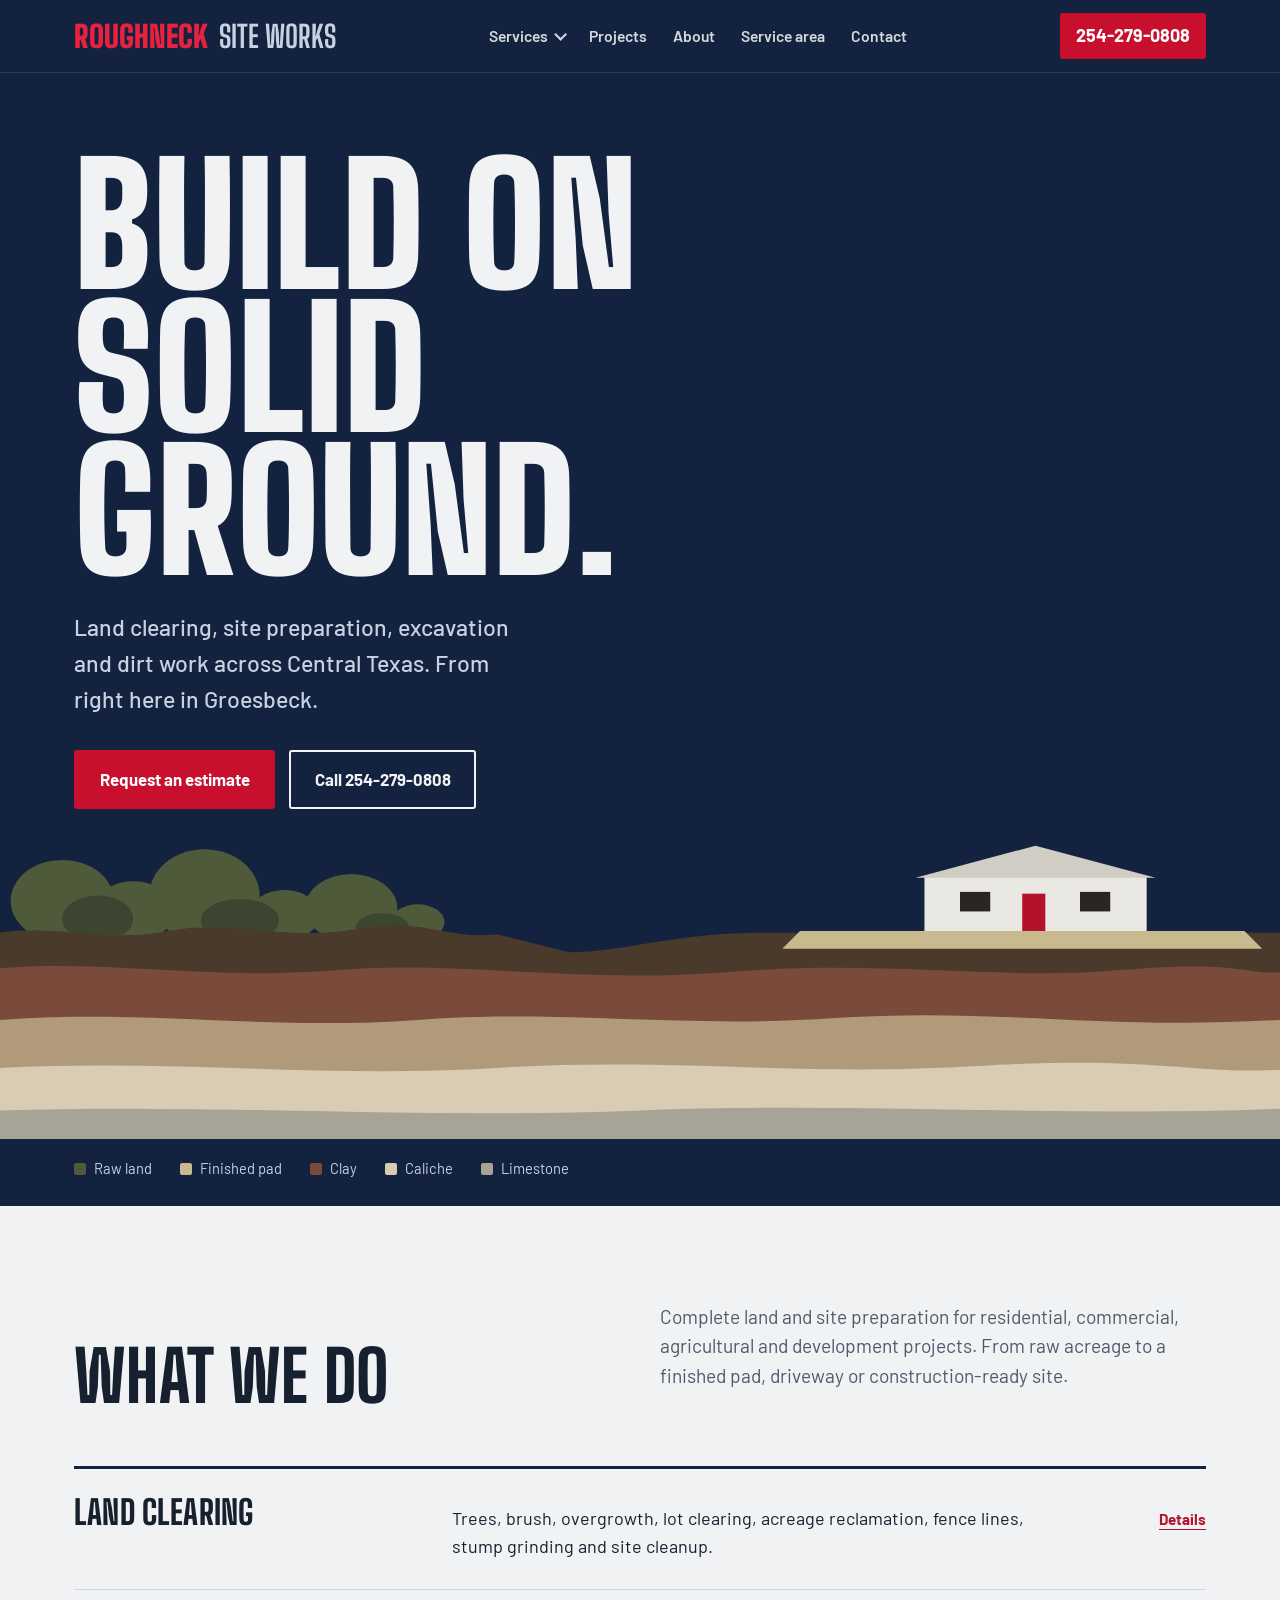
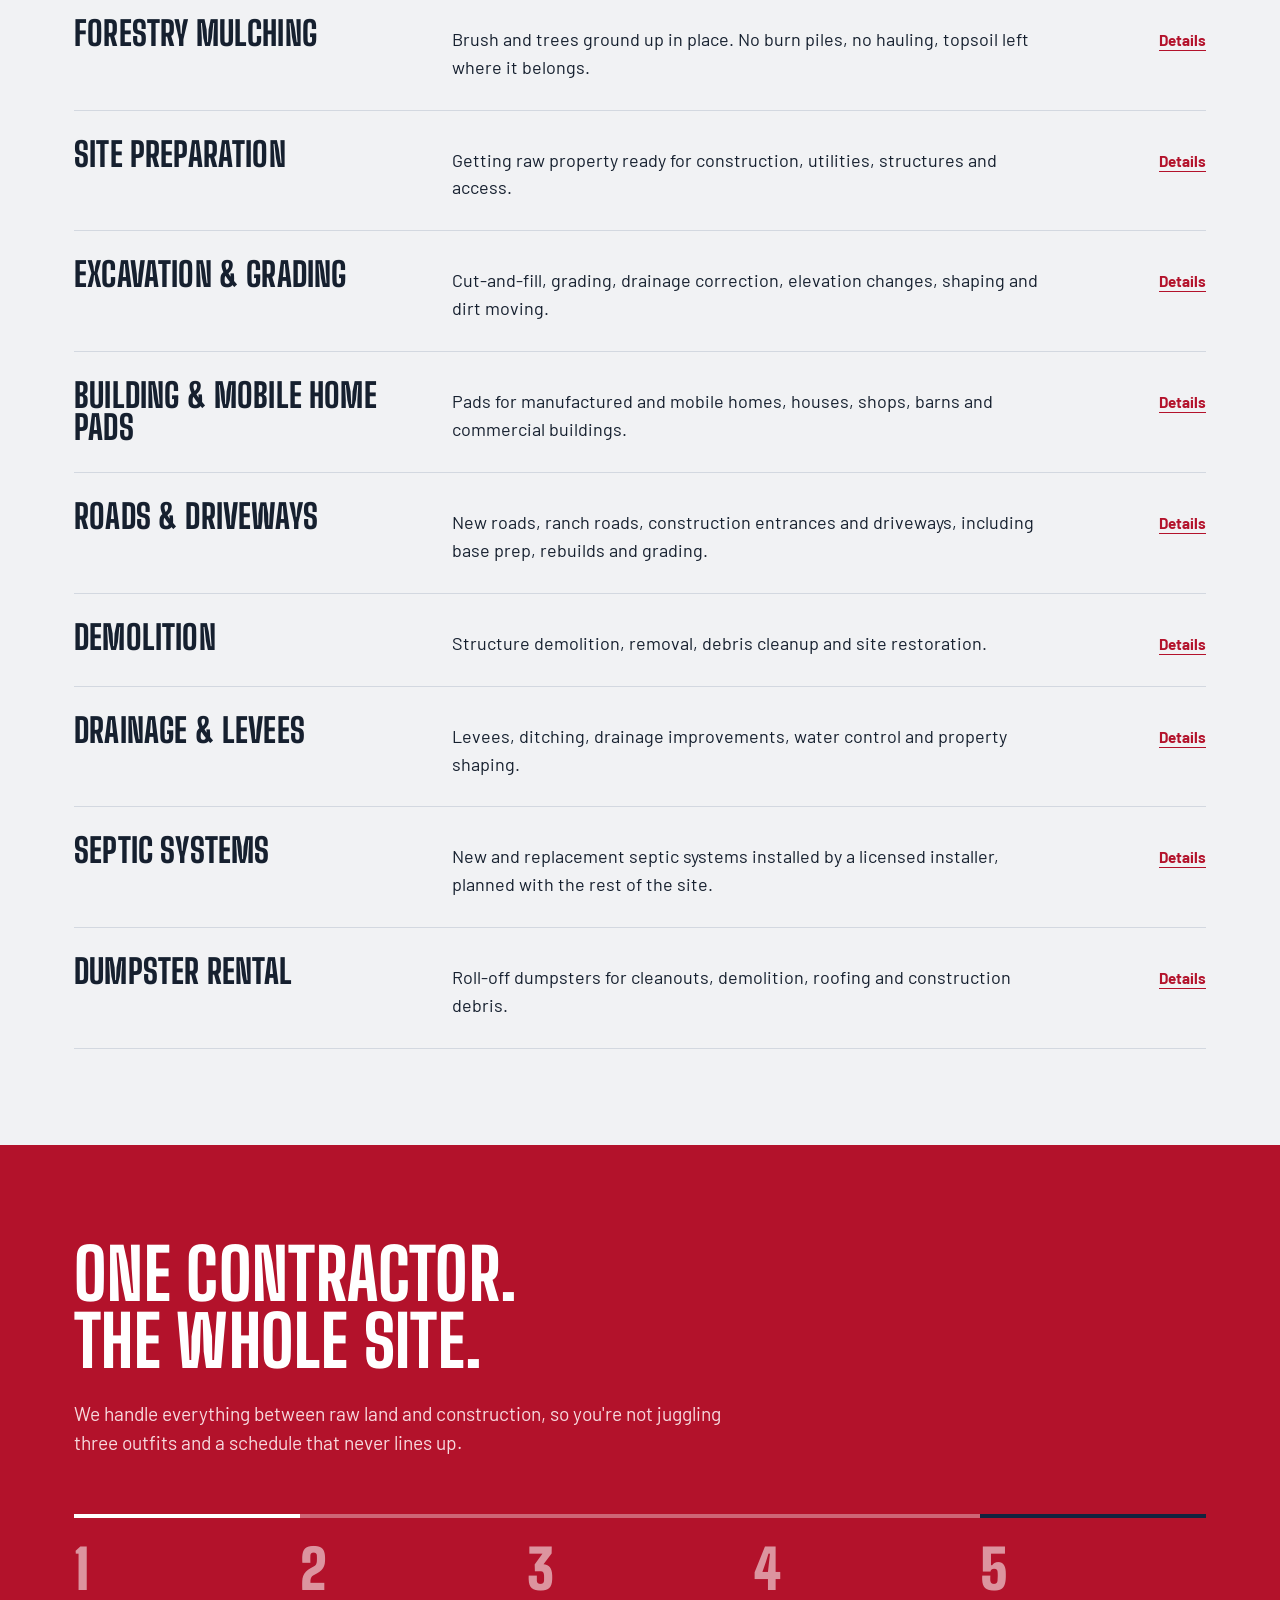
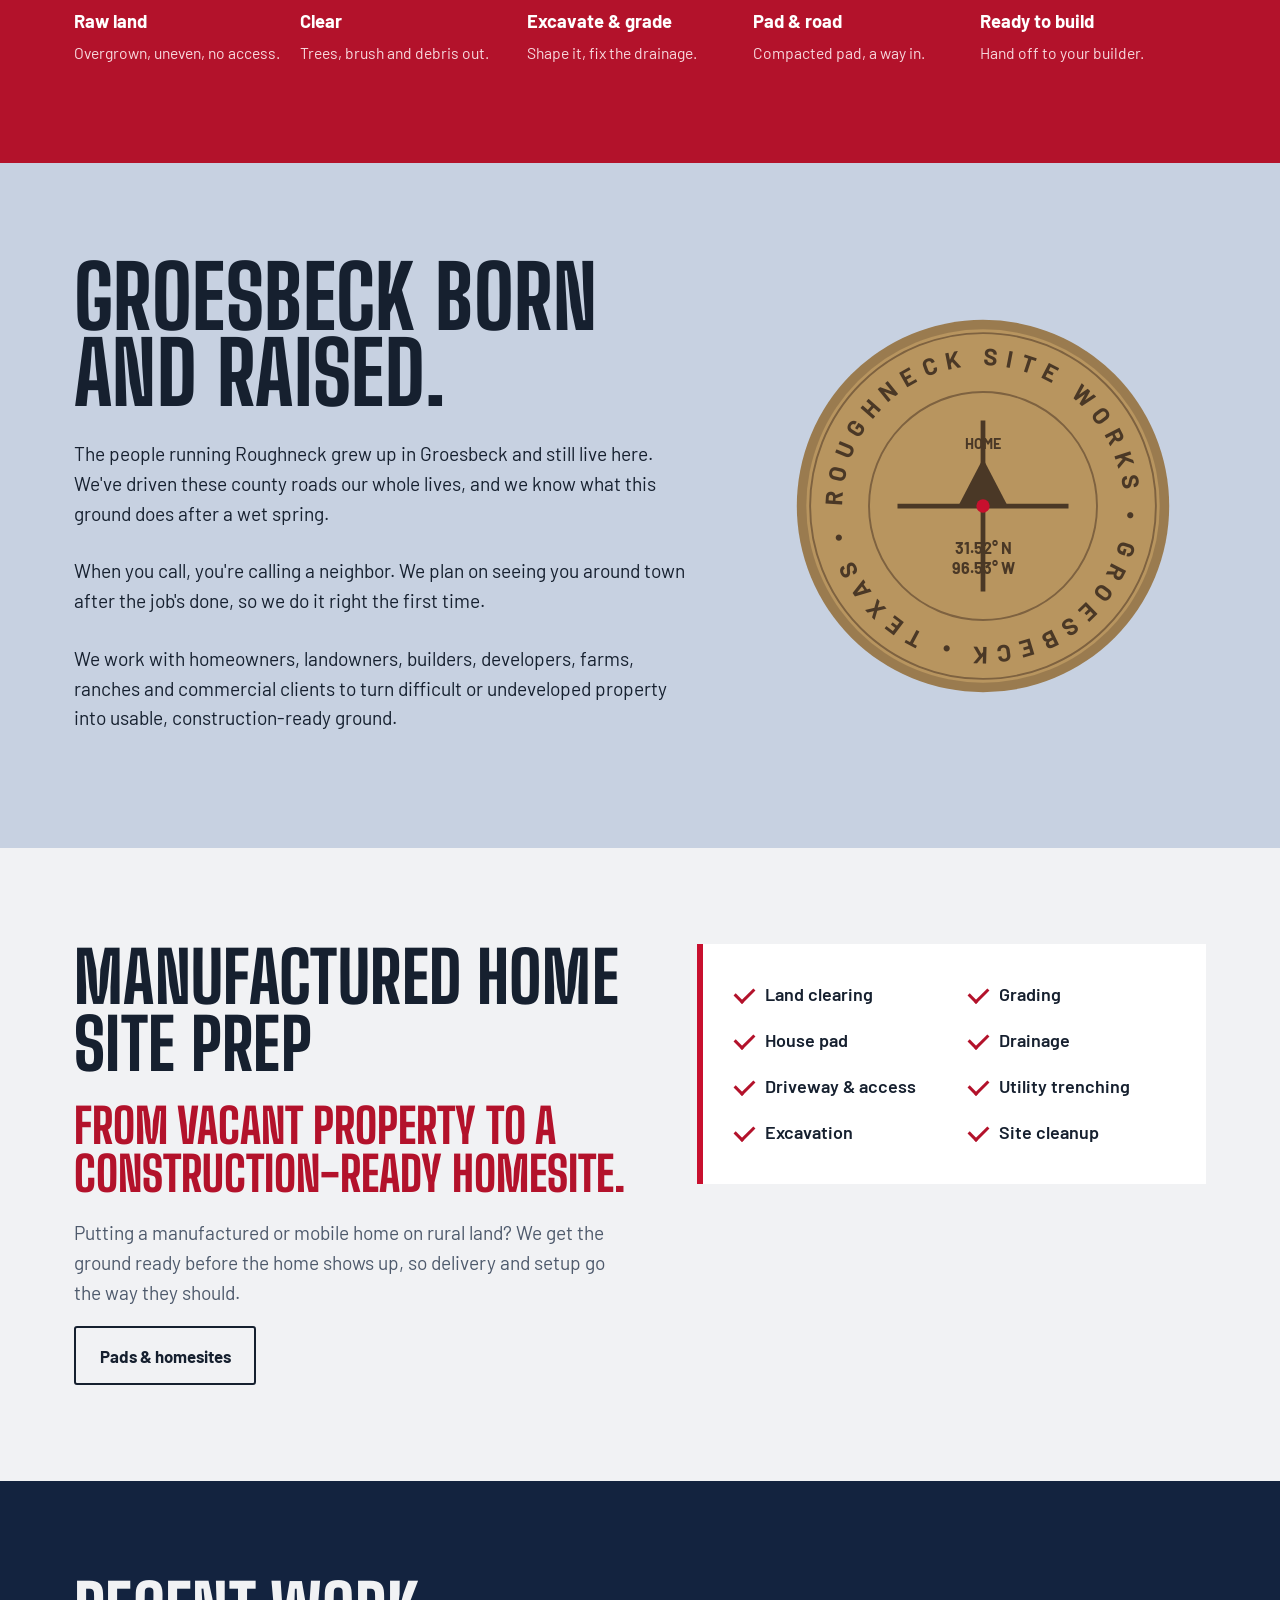
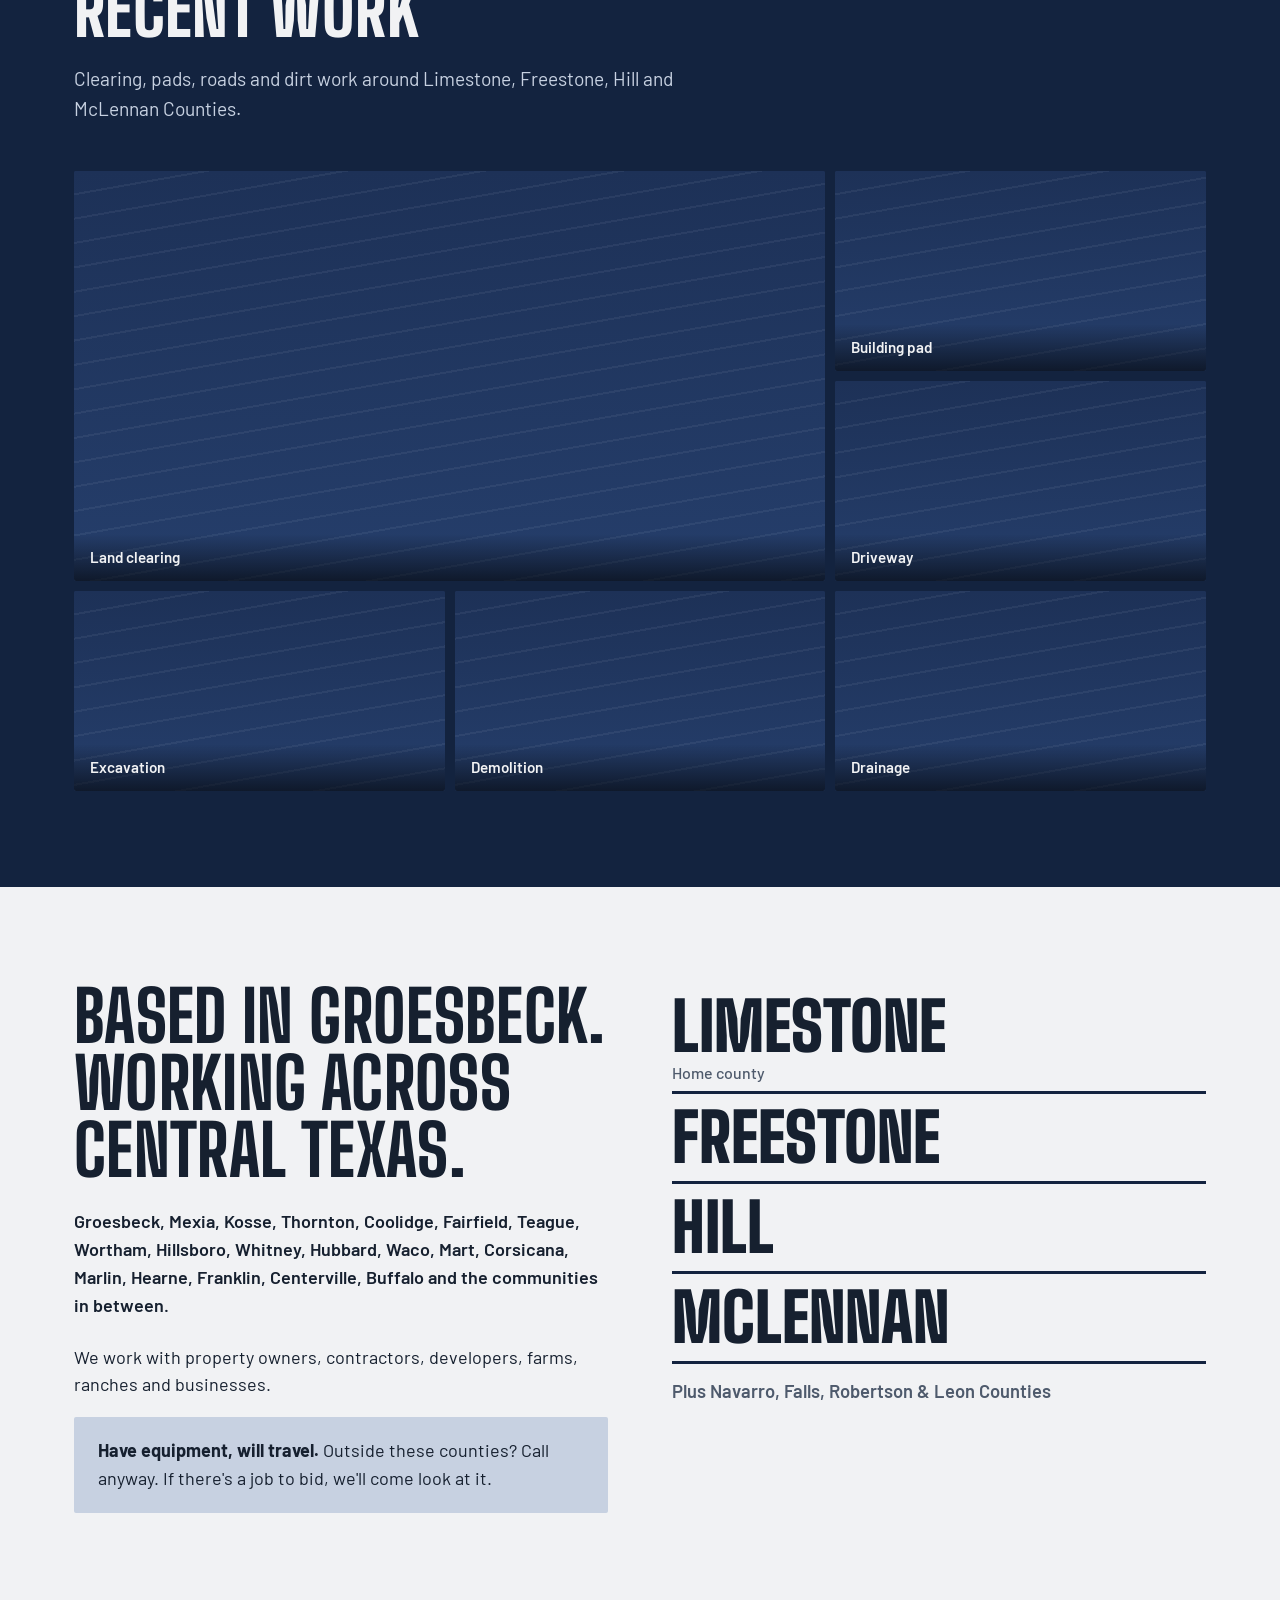
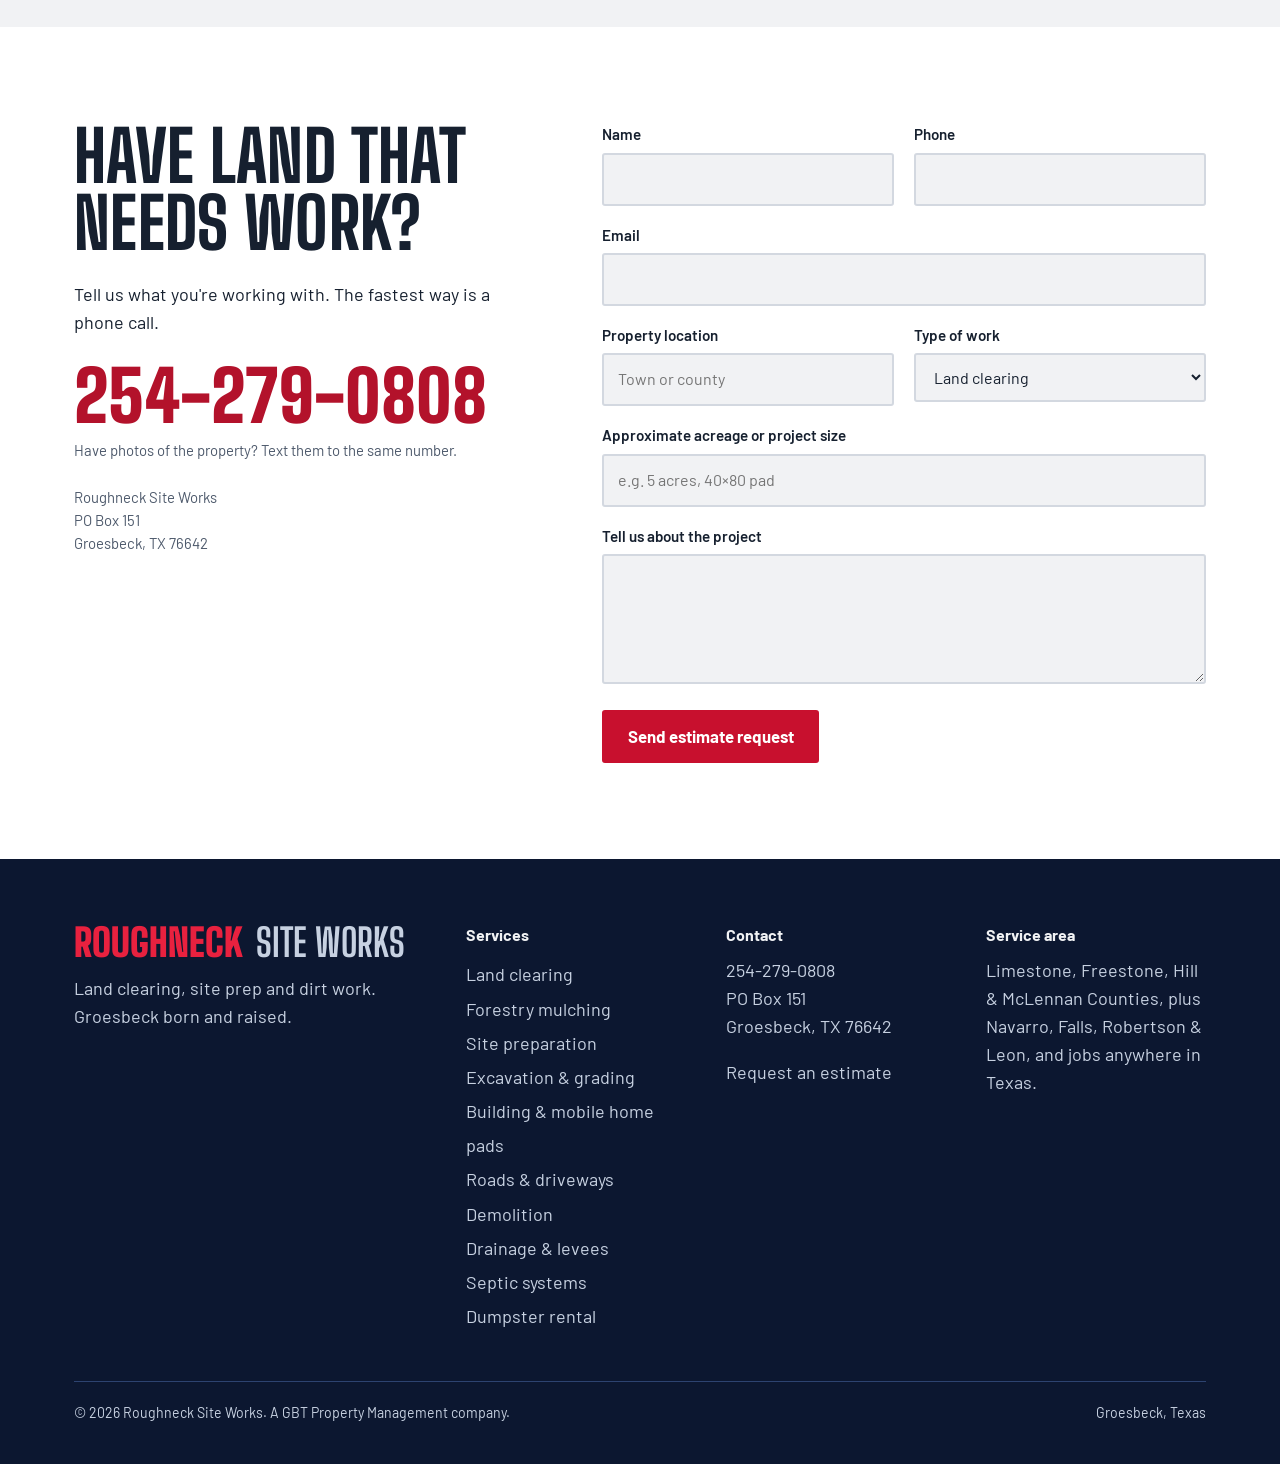
<file: index.html>
<!doctype html>
<html lang="en">
<head>
<meta charset="utf-8">
<meta name="viewport" content="width=device-width, initial-scale=1">
<title>Roughneck Site Works | Land Clearing, Site Prep &amp; Dirt Work in Central Texas</title>
<meta name="description" content="Roughneck Site Works provides land clearing, site preparation, excavation, grading, building pads, roads, driveways and demolition across Limestone, Freestone, Hill and McLennan Counties. Based in Groesbeck, TX. Call 254-279-0808.">
<link rel="preconnect" href="https://fonts.googleapis.com"><link rel="preconnect" href="https://fonts.gstatic.com" crossorigin><link href="https://fonts.googleapis.com/css2?family=Big+Shoulders+Display:wght@700;800;900&family=Barlow:ital,wght@0,400;0,500;0,600;0,700;1,400&display=swap" rel="stylesheet">
<link rel="stylesheet" href="/styles.css">
</head>
<body>

<header class="top">
  <div class="wrap">
    <a class="mark" href="/" aria-label="Roughneck Site Works home"><b>Roughneck</b><span>Site Works</span></a>
    <nav class="links" aria-label="Main">
      <details class="dd"><summary>Services</summary><div class="dd-panel"><a href="/land-clearing">Land clearing</a><a href="/forestry-mulching">Forestry mulching</a><a href="/site-preparation">Site preparation</a><a href="/excavation-grading">Excavation &amp; grading</a><a href="/pads">Building &amp; mobile home pads</a><a href="/roads-driveways">Roads &amp; driveways</a><a href="/demolition">Demolition</a><a href="/drainage-levees">Drainage &amp; levees</a><a href="/septic">Septic systems</a><a href="/dumpster-rental">Dumpster rental</a></div></details>
      <a href="/#projects">Projects</a>
      <a href="/#about">About</a>
      <a href="/#area">Service area</a>
      <a href="/#estimate">Contact</a>
    </nav>
    <a class="call" href="tel:+12542790808">254-279-0808</a>
    <details class="menu"><summary>Menu</summary>
      <div class="menu-panel">
        <a href="/">Home</a>
        <p class="grp">Services</p><div class="sub"><a href="/land-clearing">Land clearing</a><a href="/forestry-mulching">Forestry mulching</a><a href="/site-preparation">Site preparation</a><a href="/excavation-grading">Excavation &amp; grading</a><a href="/pads">Building &amp; mobile home pads</a><a href="/roads-driveways">Roads &amp; driveways</a><a href="/demolition">Demolition</a><a href="/drainage-levees">Drainage &amp; levees</a><a href="/septic">Septic systems</a><a href="/dumpster-rental">Dumpster rental</a></div>
        <a href="/#projects">Projects</a>
        <a href="/#about">About</a>
        <a href="/#area">Service area</a>
        <a href="/#estimate">Request an estimate</a>
        <a href="tel:+12542790808">Call 254-279-0808</a>
      </div>
    </details>
  </div>
</header>
<main>

<section class="hero" aria-labelledby="hero-h">
  <div class="hero-copy">
    <h1 id="hero-h">Build on solid ground.</h1>
    <p class="sub">Land clearing, site preparation, excavation and dirt work across Central Texas. From right here in Groesbeck.</p>
    <div class="ctas">
      <a class="btn btn-flag" href="#estimate">Request an estimate</a>
      <a class="btn btn-line" href="tel:+12542790808">Call 254-279-0808</a>
    </div>
  </div>
  <svg class="strata" viewBox="0 0 1440 360" preserveAspectRatio="none" role="img" aria-label="Cross-section of ground going from overgrown brush on the left to a cleared, leveled building pad on the right">
    <g fill="#4F5A3A"><ellipse cx="70" cy="92" rx="58" ry="46"/><ellipse cx="150" cy="104" rx="46" ry="34"/><ellipse cx="230" cy="86" rx="62" ry="52"/><ellipse cx="320" cy="108" rx="40" ry="28"/><ellipse cx="395" cy="100" rx="52" ry="38"/><ellipse cx="470" cy="116" rx="30" ry="20"/></g>
    <g fill="#3B4530"><ellipse cx="110" cy="112" rx="40" ry="26"/><ellipse cx="270" cy="114" rx="44" ry="24"/><ellipse cx="430" cy="122" rx="30" ry="16"/></g>
    <g><rect x="1040" y="64" width="250" height="62" fill="#E9E8E3"/><polygon points="1030,66 1165,30 1300,66" fill="#CFCDC4"/><rect x="1080" y="82" width="34" height="22" fill="#2B2621"/><rect x="1215" y="82" width="34" height="22" fill="#2B2621"/><rect x="1150" y="84" width="26" height="42" fill="#B3122B"/></g>
    <path fill="#4A3A2C" d="M0,128 C60,118 120,140 190,126 S320,138 400,124 S500,136 560,130 L640,150 C700,150 760,128 860,128 L1440,128 L1440,360 L0,360Z"/>
    <path fill="#C9B98F" d="M900,126 L1400,126 L1420,146 L880,146Z"/>
    <path fill="#7A4A3A" d="M0,168 C120,158 240,182 380,170 S640,186 820,172 S1120,182 1260,170 S1400,176 1440,172 L1440,360 L0,360Z"/>
    <path fill="#B09A7A" d="M0,226 C160,214 300,238 470,226 S760,236 940,224 S1240,238 1440,226 L1440,360 L0,360Z"/>
    <path fill="#D8CDB4" d="M0,280 C200,270 360,292 560,280 S900,290 1100,278 S1340,288 1440,282 L1440,360 L0,360Z"/>
    <path fill="#A8A397" d="M0,328 C240,320 480,338 720,328 S1200,336 1440,326 L1440,360 L0,360Z"/>
  </svg>
  <div class="strata-key" aria-hidden="true">
    <span><i style="background:#4F5A3A"></i>Raw land</span><span><i style="background:#C9B98F"></i>Finished pad</span><span><i style="background:#7A4A3A"></i>Clay</span><span><i style="background:#D8CDB4"></i>Caliche</span><span><i style="background:#A8A397"></i>Limestone</span>
  </div>
</section>

<section id="services" aria-labelledby="svc-h">
  <div class="wrap">
    <div class="services-head">
      <h2 id="svc-h">What we do</h2>
      <p class="lede">Complete land and site preparation for residential, commercial, agricultural and development projects. From raw acreage to a finished pad, driveway or construction-ready site.</p>
    </div>
    <div class="svc-list"><a class="svc" href="/land-clearing"><h3>Land clearing</h3><p>Trees, brush, overgrowth, lot clearing, acreage reclamation, fence lines, stump grinding and site cleanup.</p><span class="more">Details</span></a><a class="svc" href="/forestry-mulching"><h3>Forestry mulching</h3><p>Brush and trees ground up in place. No burn piles, no hauling, topsoil left where it belongs.</p><span class="more">Details</span></a><a class="svc" href="/site-preparation"><h3>Site preparation</h3><p>Getting raw property ready for construction, utilities, structures and access.</p><span class="more">Details</span></a><a class="svc" href="/excavation-grading"><h3>Excavation &amp; grading</h3><p>Cut-and-fill, grading, drainage correction, elevation changes, shaping and dirt moving.</p><span class="more">Details</span></a><a class="svc" href="/pads"><h3>Building &amp; mobile home pads</h3><p>Pads for manufactured and mobile homes, houses, shops, barns and commercial buildings.</p><span class="more">Details</span></a><a class="svc" href="/roads-driveways"><h3>Roads &amp; driveways</h3><p>New roads, ranch roads, construction entrances and driveways, including base prep, rebuilds and grading.</p><span class="more">Details</span></a><a class="svc" href="/demolition"><h3>Demolition</h3><p>Structure demolition, removal, debris cleanup and site restoration.</p><span class="more">Details</span></a><a class="svc" href="/drainage-levees"><h3>Drainage &amp; levees</h3><p>Levees, ditching, drainage improvements, water control and property shaping.</p><span class="more">Details</span></a><a class="svc" href="/septic"><h3>Septic systems</h3><p>New and replacement septic systems installed by a licensed installer, planned with the rest of the site.</p><span class="more">Details</span></a><a class="svc" href="/dumpster-rental"><h3>Dumpster rental</h3><p>Roll-off dumpsters for cleanouts, demolition, roofing and construction debris.</p><span class="more">Details</span></a></div>
  </div>
</section>

<section class="whole" aria-labelledby="whole-h">
  <div class="wrap">
    <h2 id="whole-h">One contractor.<br>The whole site.</h2>
    <p class="lede" style="margin-top:24px">We handle everything between raw land and construction, so you're not juggling three outfits and a schedule that never lines up.</p>
    <ol class="steps">
      <li><strong>Raw land</strong><span>Overgrown, uneven, no access.</span></li>
      <li><strong>Clear</strong><span>Trees, brush and debris out.</span></li>
      <li><strong>Excavate &amp; grade</strong><span>Shape it, fix the drainage.</span></li>
      <li><strong>Pad &amp; road</strong><span>Compacted pad, a way in.</span></li>
      <li><strong>Ready to build</strong><span>Hand off to your builder.</span></li>
    </ol>
  </div>
</section>

<section class="local" id="about" aria-labelledby="local-h">
  <div class="wrap local-grid">
    <div>
      <h2 id="local-h">Groesbeck born and raised.</h2>
      <p class="lede">The people running Roughneck grew up in Groesbeck and still live here. We've driven these county roads our whole lives, and we know what this ground does after a wet spring.</p>
      <p class="lede">When you call, you're calling a neighbor. We plan on seeing you around town after the job's done, so we do it right the first time.</p>
      <p class="lede">We work with homeowners, landowners, builders, developers, farms, ranches and commercial clients to turn difficult or undeveloped property into usable, construction-ready ground.</p>
    </div>
    <svg class="benchmark" viewBox="0 0 400 400" role="img" aria-label="Survey benchmark marker reading Roughneck Site Works, Groesbeck, Texas">
  <defs><path id="ring" d="M200,200 m-148,0 a148,148 0 1,1 296,0 a148,148 0 1,1 -296,0"/></defs>
  <circle cx="200" cy="200" r="196" fill="#9a7b4f"/>
  <circle cx="200" cy="200" r="186" fill="#b8955f"/>
  <circle cx="200" cy="200" r="182" fill="none" stroke="#7e6240" stroke-width="2"/>
  <circle cx="200" cy="200" r="120" fill="none" stroke="#7e6240" stroke-width="2"/>
  <text font-family="Barlow,sans-serif" font-weight="700" font-size="25" letter-spacing="3" fill="#4a3826">
    <textPath href="#ring" startOffset="0" textLength="905" lengthAdjust="spacing">ROUGHNECK SITE WORKS • GROESBECK • TEXAS •</textPath>
  </text>
  <line x1="200" y1="110" x2="200" y2="290" stroke="#4a3826" stroke-width="5"/>
  <line x1="110" y1="200" x2="290" y2="200" stroke="#4a3826" stroke-width="5"/>
  <polygon points="200,150 226,200 174,200" fill="#4a3826"/>
  <circle cx="200" cy="200" r="7" fill="#C8102E"/>
  <text x="200" y="250" text-anchor="middle" font-family="Barlow,sans-serif" font-weight="700" font-size="17" fill="#4a3826">31.52° N</text>
  <text x="200" y="272" text-anchor="middle" font-family="Barlow,sans-serif" font-weight="700" font-size="17" fill="#4a3826">96.53° W</text>
  <text x="200" y="140" text-anchor="middle" font-family="Barlow,sans-serif" font-weight="700" font-size="15" fill="#4a3826">HOME</text>
</svg>
  </div>
</section>

<section aria-labelledby="mh-h">
  <div class="wrap mh">
    <div>
      <h2 id="mh-h">Manufactured home site prep</h2>
      <p class="tag">From vacant property to a construction-ready homesite.</p>
      <p class="lede">Putting a manufactured or mobile home on rural land? We get the ground ready before the home shows up, so delivery and setup go the way they should.</p>
      <a class="btn btn-dark" href="/pads">Pads &amp; homesites</a>
    </div>
    <ul class="check">
      <li>Land clearing</li><li>House pad</li><li>Driveway &amp; access</li><li>Excavation</li>
      <li>Grading</li><li>Drainage</li><li>Utility trenching</li><li>Site cleanup</li>
    </ul>
  </div>
</section>

<section class="projects" id="projects" aria-labelledby="proj-h">
  <div class="wrap">
    <h2 id="proj-h">Recent work</h2>
    <p class="lede" style="margin-top:20px">Clearing, pads, roads and dirt work around Limestone, Freestone, Hill and McLennan Counties.</p>
    <!-- SWAP IN REAL PHOTOS: replace each <div class="ph"></div> with <img src="/photos/your-file.jpg" alt="Describe the job"> -->
    <div class="gallery">
      <figure><div class="ph"></div><figcaption>Land clearing</figcaption></figure>
      <figure><div class="ph"></div><figcaption>Building pad</figcaption></figure>
      <figure><div class="ph"></div><figcaption>Driveway</figcaption></figure>
      <figure><div class="ph"></div><figcaption>Excavation</figcaption></figure>
      <figure><div class="ph"></div><figcaption>Demolition</figcaption></figure>
      <figure><div class="ph"></div><figcaption>Drainage</figcaption></figure>
    </div>
  </div>
</section>

<section id="area" aria-labelledby="area-h">
  <div class="wrap area">
    <div>
      <h2 id="area-h">Based in Groesbeck. Working across Central Texas.</h2>
      <p class="towns">Groesbeck, Mexia, Kosse, Thornton, Coolidge, Fairfield, Teague, Wortham, Hillsboro, Whitney, Hubbard, Waco, Mart, Corsicana, Marlin, Hearne, Franklin, Centerville, Buffalo and the communities in between.</p>
      <p>We work with property owners, contractors, developers, farms, ranches and businesses.</p>
      <p class="beyond"><strong>Have equipment, will travel.</strong> Outside these counties? Call anyway. If there's a job to bid, we'll come look at it.</p>
    </div>
    <ul class="counties">
      <li>Limestone<small>Home county</small></li>
      <li>Freestone</li>
      <li>Hill</li>
      <li>McLennan</li>
      <li class="ring">Plus Navarro, Falls, Robertson &amp; Leon Counties</li>
    </ul>
  </div>
</section>

<section class="estimate" id="estimate" aria-labelledby="est-h">
  <div class="wrap est-grid">
    <div>
      <h2 id="est-h">Have land that needs work?</h2>
      <p style="margin-top:24px">Tell us what you're working with. The fastest way is a phone call.</p>
      <a class="bigphone" href="tel:+12542790808">254-279-0808</a>
      <p class="note">Have photos of the property? Text them to the same number.</p>
      <p class="note" style="margin-top:24px">Roughneck Site Works<br>PO Box 151<br>Groesbeck, TX 76642</p>
    </div>
    <!-- FORM ENDPOINT: replace YOUR_FORM_ID with a Formspree (or similar) form ID so submissions get emailed. -->
    <form action="https://formspree.io/f/YOUR_FORM_ID" method="POST">
      <div><label for="f-name">Name</label><input id="f-name" name="name" autocomplete="name" required></div>
      <div><label for="f-phone">Phone</label><input id="f-phone" name="phone" type="tel" autocomplete="tel" required></div>
      <div class="full"><label for="f-email">Email</label><input id="f-email" name="email" type="email" autocomplete="email"></div>
      <div><label for="f-loc">Property location</label><input id="f-loc" name="location" placeholder="Town or county"></div>
      <div><label for="f-type">Type of work</label>
        <select id="f-type" name="work_type"><option>Land clearing</option><option>Forestry mulching</option><option>Site preparation</option><option>Excavation &amp; grading</option><option>Building &amp; mobile home pads</option><option>Roads &amp; driveways</option><option>Demolition</option><option>Drainage &amp; levees</option><option>Septic systems</option><option>Dumpster rental</option><option>Other</option></select>
      </div>
      <div class="full"><label for="f-size">Approximate acreage or project size</label><input id="f-size" name="size" placeholder="e.g. 5 acres, 40×80 pad"></div>
      <div class="full"><label for="f-desc">Tell us about the project</label><textarea id="f-desc" name="description"></textarea></div>
      <div class="full"><button class="btn btn-flag" type="submit">Send estimate request</button></div>
    </form>
  </div>
</section>
</main>

<footer>
  <div class="wrap">
    <div class="foot">
      <div>
        <a class="mark" href="/"><b>Roughneck</b><span>Site Works</span></a>
        <p style="margin-top:14px;max-width:36ch">Land clearing, site prep and dirt work. Groesbeck born and raised.</p>
      </div>
      <div><h4>Services</h4><ul><li><a href="/land-clearing">Land clearing</a></li><li><a href="/forestry-mulching">Forestry mulching</a></li><li><a href="/site-preparation">Site preparation</a></li><li><a href="/excavation-grading">Excavation &amp; grading</a></li><li><a href="/pads">Building &amp; mobile home pads</a></li><li><a href="/roads-driveways">Roads &amp; driveways</a></li><li><a href="/demolition">Demolition</a></li><li><a href="/drainage-levees">Drainage &amp; levees</a></li><li><a href="/septic">Septic systems</a></li><li><a href="/dumpster-rental">Dumpster rental</a></li></ul></div>
      <div>
        <h4>Contact</h4>
        <p><a href="tel:+12542790808">254-279-0808</a><br>PO Box 151<br>Groesbeck, TX 76642</p>
        <p><a href="/#estimate">Request an estimate</a></p>
      </div>
      <div>
        <h4>Service area</h4>
        <p>Limestone, Freestone, Hill &amp; McLennan Counties, plus Navarro, Falls, Robertson &amp; Leon, and jobs anywhere in Texas.</p>
      </div>
    </div>
    <div class="fine"><span>© <span class="yr">2026</span> Roughneck Site Works. A <a href="https://www.gbtpm.com">GBT Property Management</a> company.</span><span>Groesbeck, Texas</span></div>
  </div>
</footer>
<a class="mobile-call" href="tel:+12542790808">Call 254-279-0808</a>
<script>
document.querySelectorAll('.yr').forEach(n=>n.textContent=new Date().getFullYear());
// close menus when clicking elsewhere or following a link
document.addEventListener('click',ev=>{document.querySelectorAll('details.dd[open],details.menu[open]').forEach(d=>{if(!d.contains(ev.target)||ev.target.closest('a'))d.removeAttribute('open')})});
document.addEventListener('keydown',ev=>{if(ev.key==='Escape')document.querySelectorAll('details[open]').forEach(d=>d.removeAttribute('open'))});
</script>
</body>
</html>
</file>
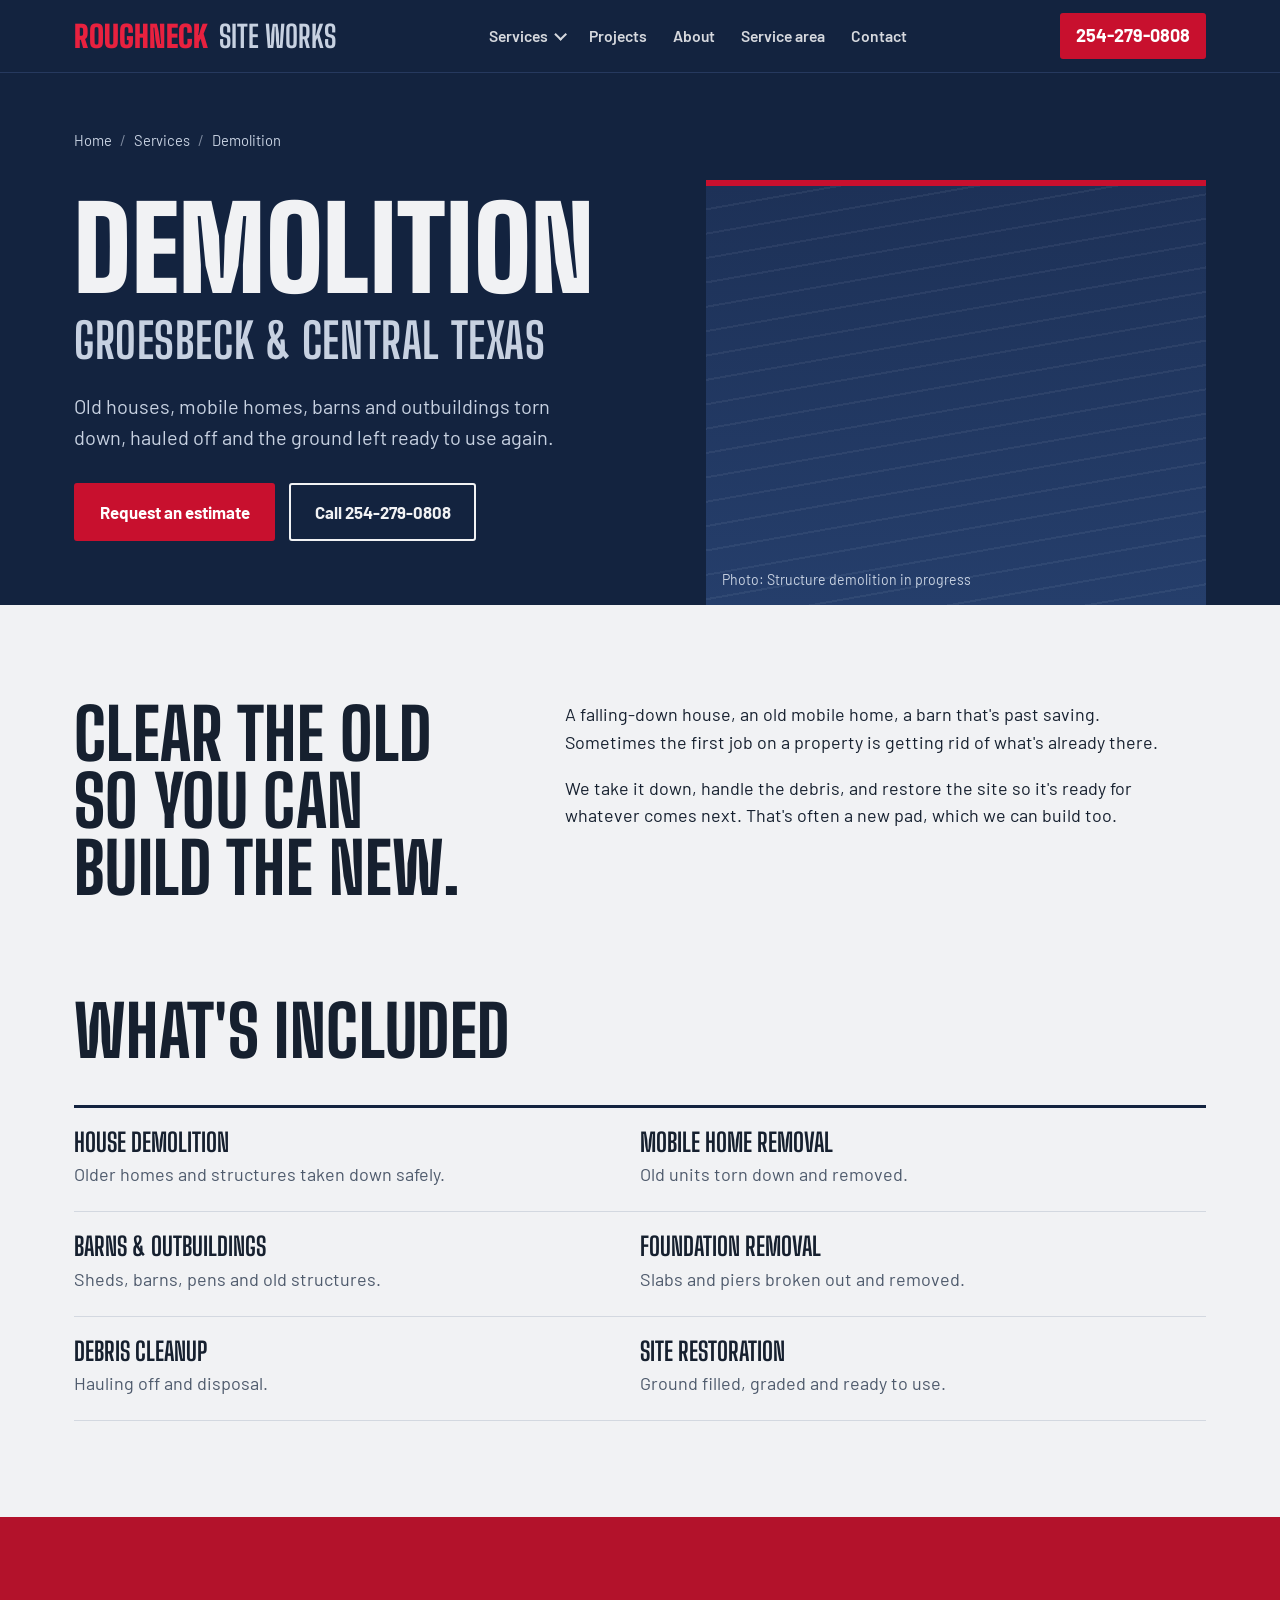
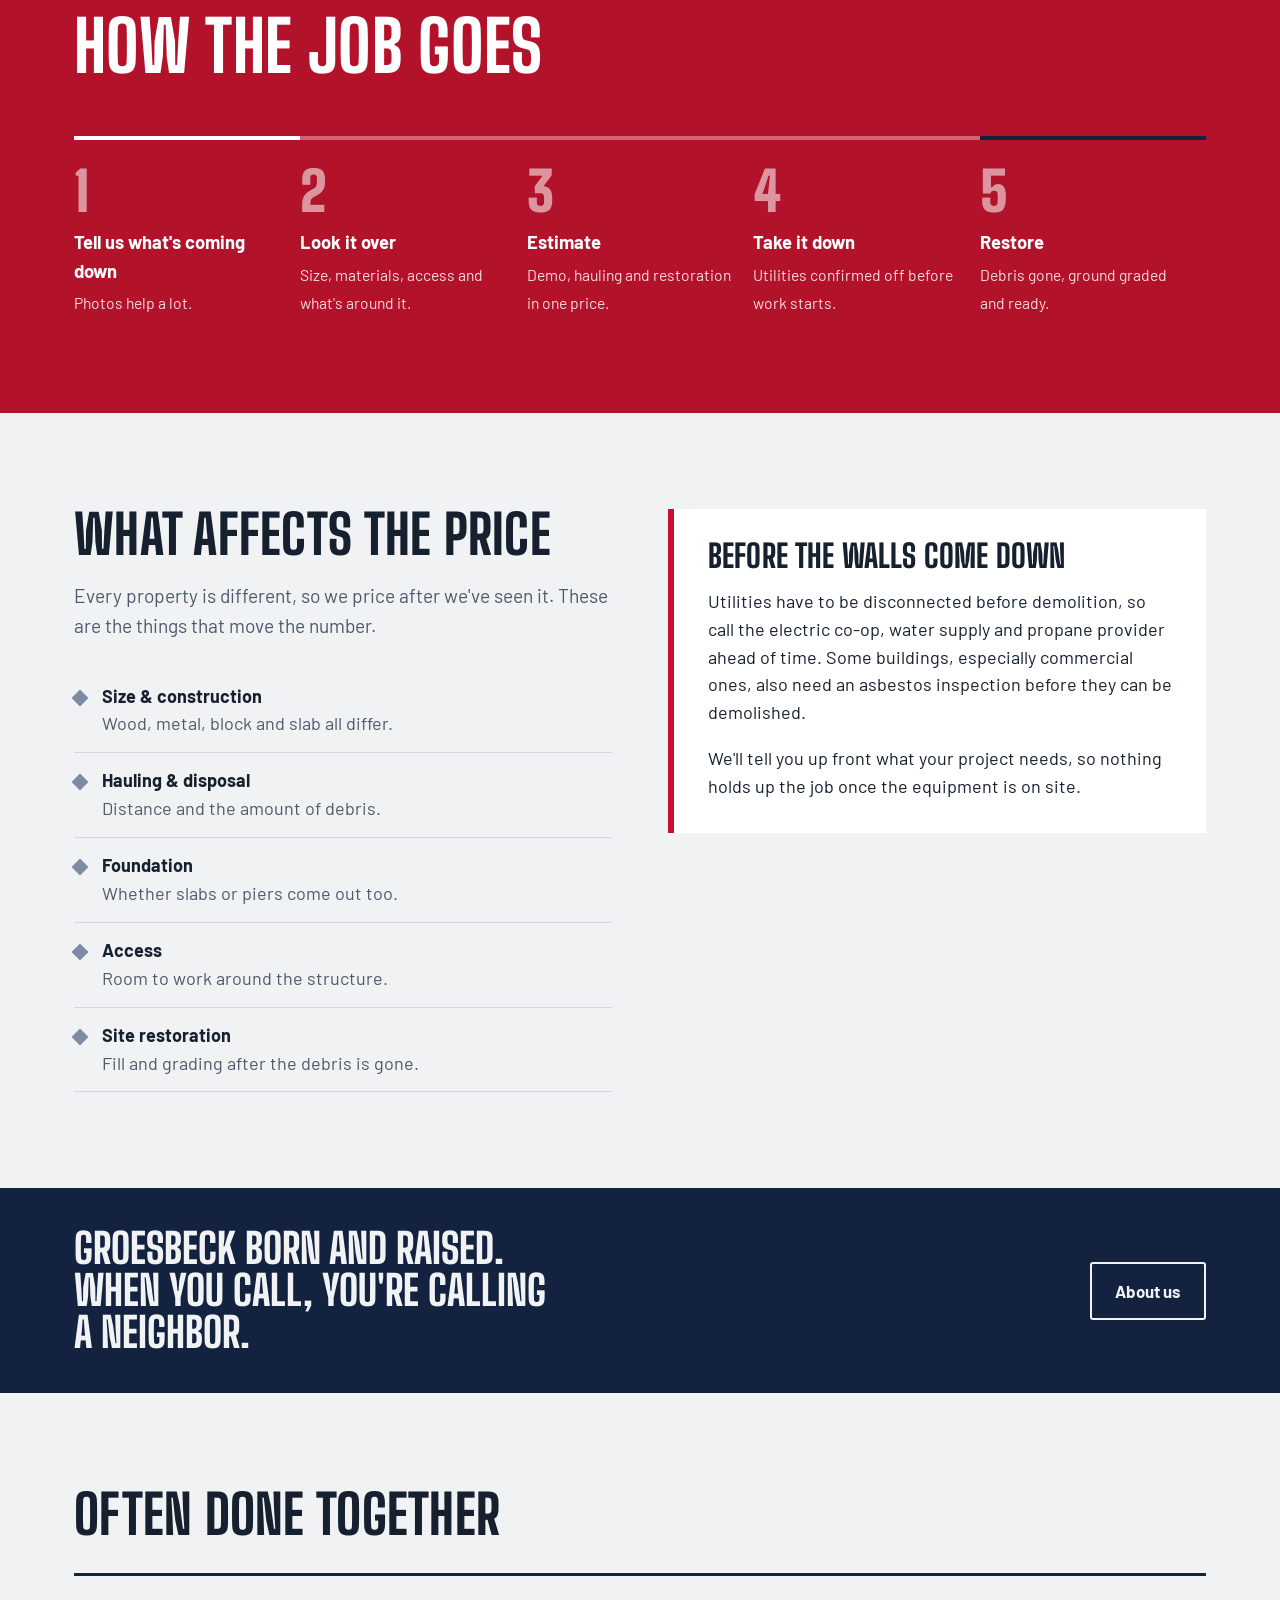
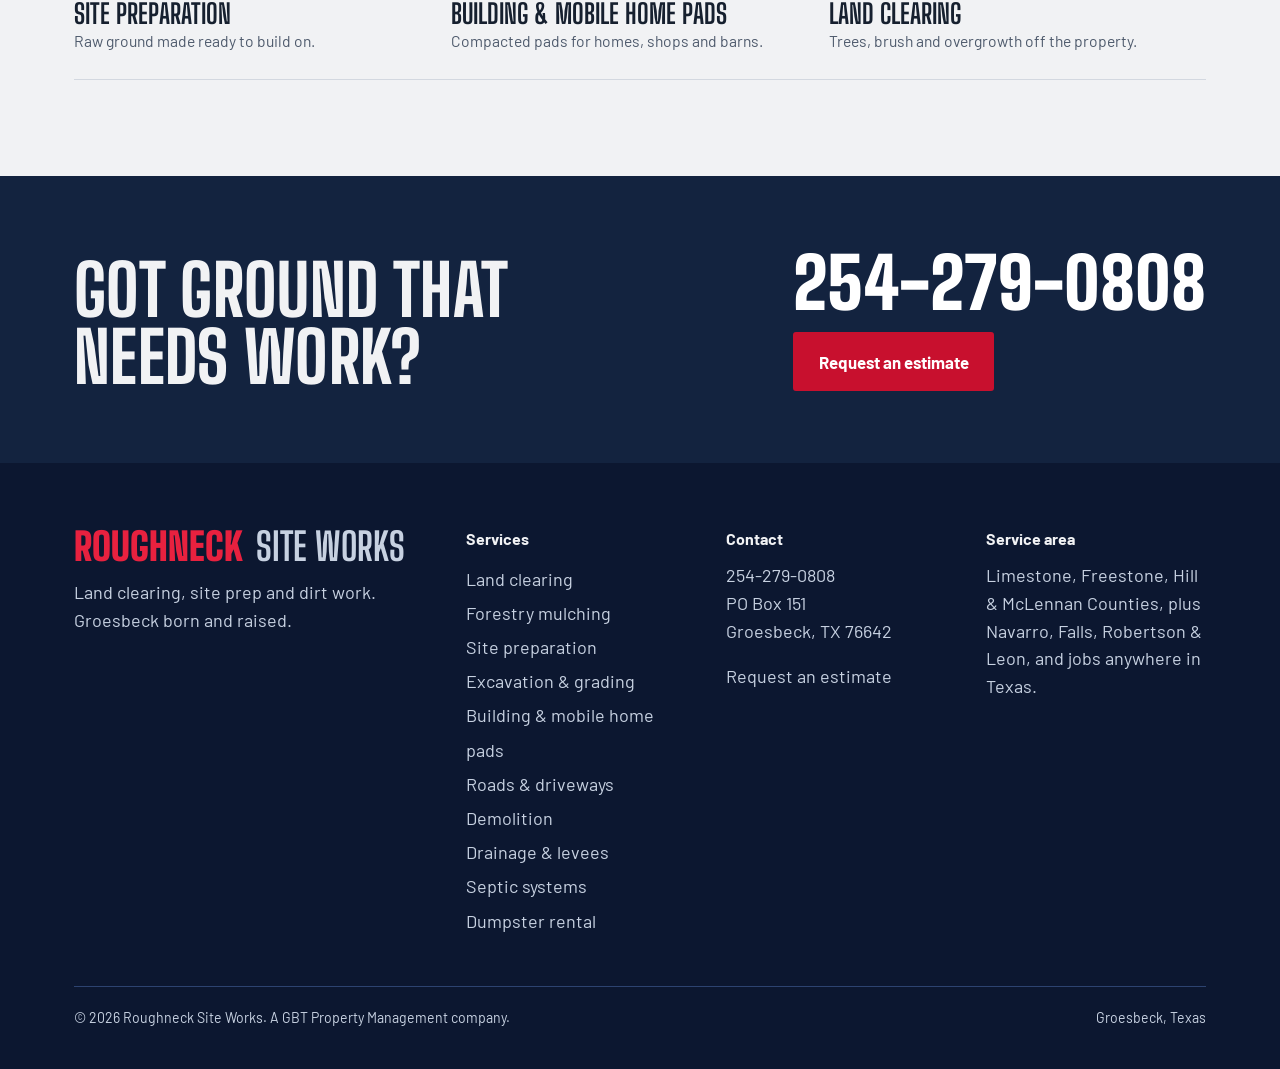
<file: demolition.html>
<!doctype html>
<html lang="en">
<head>
<meta charset="utf-8">
<meta name="viewport" content="width=device-width, initial-scale=1">
<title>Demolition &amp; Debris Removal in Groesbeck &amp; Central Texas | Roughneck Site Works</title>
<meta name="description" content="Structure demolition, removal, debris cleanup and site restoration for homes, mobile homes, barns and outbuildings in Limestone, Freestone, Hill and McLennan Counties.">
<link rel="preconnect" href="https://fonts.googleapis.com"><link rel="preconnect" href="https://fonts.gstatic.com" crossorigin><link href="https://fonts.googleapis.com/css2?family=Big+Shoulders+Display:wght@700;800;900&family=Barlow:ital,wght@0,400;0,500;0,600;0,700;1,400&display=swap" rel="stylesheet">
<link rel="stylesheet" href="/styles.css">
</head>
<body>

<header class="top">
  <div class="wrap">
    <a class="mark" href="/" aria-label="Roughneck Site Works home"><b>Roughneck</b><span>Site Works</span></a>
    <nav class="links" aria-label="Main">
      <details class="dd"><summary>Services</summary><div class="dd-panel"><a href="/land-clearing">Land clearing</a><a href="/forestry-mulching">Forestry mulching</a><a href="/site-preparation">Site preparation</a><a href="/excavation-grading">Excavation &amp; grading</a><a href="/pads">Building &amp; mobile home pads</a><a href="/roads-driveways">Roads &amp; driveways</a><a href="/demolition" aria-current="page">Demolition</a><a href="/drainage-levees">Drainage &amp; levees</a><a href="/septic">Septic systems</a><a href="/dumpster-rental">Dumpster rental</a></div></details>
      <a href="/#projects">Projects</a>
      <a href="/#about">About</a>
      <a href="/#area">Service area</a>
      <a href="/#estimate">Contact</a>
    </nav>
    <a class="call" href="tel:+12542790808">254-279-0808</a>
    <details class="menu"><summary>Menu</summary>
      <div class="menu-panel">
        <a href="/">Home</a>
        <p class="grp">Services</p><div class="sub"><a href="/land-clearing">Land clearing</a><a href="/forestry-mulching">Forestry mulching</a><a href="/site-preparation">Site preparation</a><a href="/excavation-grading">Excavation &amp; grading</a><a href="/pads">Building &amp; mobile home pads</a><a href="/roads-driveways">Roads &amp; driveways</a><a href="/demolition">Demolition</a><a href="/drainage-levees">Drainage &amp; levees</a><a href="/septic">Septic systems</a><a href="/dumpster-rental">Dumpster rental</a></div>
        <a href="/#projects">Projects</a>
        <a href="/#about">About</a>
        <a href="/#area">Service area</a>
        <a href="/#estimate">Request an estimate</a>
        <a href="tel:+12542790808">Call 254-279-0808</a>
      </div>
    </details>
  </div>
</header>
<main>

<section class="p-hero" aria-labelledby="h1">
  <div class="wrap">
    <p class="crumbs"><a href="/">Home</a><span>/</span><a href="/#services">Services</a><span>/</span>Demolition</p>
    <div class="p-hero-grid">
      <div class="p-hero-copy">
        <h1 id="h1">Demolition<span class="where">Groesbeck &amp; Central Texas</span></h1>
        <p class="sub">Old houses, mobile homes, barns and outbuildings torn down, hauled off and the ground left ready to use again.</p>
        <div class="ctas">
          <a class="btn btn-flag" href="/#estimate">Request an estimate</a>
          <a class="btn btn-line" href="tel:+12542790808">Call 254-279-0808</a>
        </div>
      </div>
      <!-- PHOTO: replace <div class="ph"></div> with <img src="/photos/demolition.jpg" alt="..."> -->
      <figure class="p-photo" style="margin:0"><div class="ph"></div><figcaption class="cap">Photo: Structure demolition in progress</figcaption></figure>
    </div>
  </div>
</section>

<section aria-labelledby="intro-h">
  <div class="wrap p-intro">
    <h2 id="intro-h">Clear the old so you can build the new.</h2>
    <div class="body"><p>A falling-down house, an old mobile home, a barn that&#x27;s past saving. Sometimes the first job on a property is getting rid of what&#x27;s already there.</p><p>We take it down, handle the debris, and restore the site so it&#x27;s ready for whatever comes next. That&#x27;s often a new pad, which we can build too.</p></div>
  </div>
</section>

<section style="padding-top:0" aria-labelledby="incl-h">
  <div class="wrap">
    <h2 id="incl-h" style="margin-bottom:40px">What's included</h2>
    <ul class="incl"><li><strong>House demolition</strong><span>Older homes and structures taken down safely.</span></li><li><strong>Mobile home removal</strong><span>Old units torn down and removed.</span></li><li><strong>Barns &amp; outbuildings</strong><span>Sheds, barns, pens and old structures.</span></li><li><strong>Foundation removal</strong><span>Slabs and piers broken out and removed.</span></li><li><strong>Debris cleanup</strong><span>Hauling off and disposal.</span></li><li><strong>Site restoration</strong><span>Ground filled, graded and ready to use.</span></li></ul>
  </div>
</section>

<section class="p-process" aria-labelledby="proc-h">
  <div class="wrap">
    <h2 id="proc-h">How the job goes</h2>
    <ol class="steps" style="--n:5"><li><strong>Tell us what&#x27;s coming down</strong><span>Photos help a lot.</span></li><li><strong>Look it over</strong><span>Size, materials, access and what&#x27;s around it.</span></li><li><strong>Estimate</strong><span>Demo, hauling and restoration in one price.</span></li><li><strong>Take it down</strong><span>Utilities confirmed off before work starts.</span></li><li><strong>Restore</strong><span>Debris gone, ground graded and ready.</span></li></ol>
  </div>
</section>

<section aria-label="Pricing and local notes">
  <div class="wrap two">
    <div>
      <h2 style="font-size:clamp(2.2rem,4.5vw,3.4rem)">What affects the price</h2>
      <p class="lede" style="margin-top:20px">Every property is different, so we price after we've seen it. These are the things that move the number.</p>
      <ul class="factors"><li><b>Size &amp; construction</b><span>Wood, metal, block and slab all differ.</span></li><li><b>Hauling &amp; disposal</b><span>Distance and the amount of debris.</span></li><li><b>Foundation</b><span>Whether slabs or piers come out too.</span></li><li><b>Access</b><span>Room to work around the structure.</span></li><li><b>Site restoration</b><span>Fill and grading after the debris is gone.</span></li></ul>
    </div>
    <div class="ground">
      <h3>Before the walls come down</h3>
      <p>Utilities have to be disconnected before demolition, so call the electric co-op, water supply and propane provider ahead of time. Some buildings, especially commercial ones, also need an asbestos inspection before they can be demolished.</p><p>We&#x27;ll tell you up front what your project needs, so nothing holds up the job once the equipment is on site.</p>
    </div>
  </div>
</section>

<!-- FAQ: service-specific questions go here once the research is in. -->

<section class="local-band" aria-label="Local">
  <div class="wrap">
    <p>Groesbeck born and raised. When you call, you're calling a neighbor.</p>
    <a class="btn btn-line" href="/#about">About us</a>
  </div>
</section>

<section aria-labelledby="rel-h">
  <div class="wrap">
    <h2 id="rel-h" style="font-size:clamp(2.2rem,4.5vw,3.4rem);margin-bottom:32px">Often done together</h2>
    <div class="related"><a href="/site-preparation"><strong>Site preparation</strong><span>Raw ground made ready to build on.</span></a><a href="/pads"><strong>Building &amp; mobile home pads</strong><span>Compacted pads for homes, shops and barns.</span></a><a href="/land-clearing"><strong>Land clearing</strong><span>Trees, brush and overgrowth off the property.</span></a></div>
  </div>
</section>

<section class="cta-band" aria-label="Request an estimate">
  <div class="wrap">
    <h2>Got ground that needs work?</h2>
    <div>
      <a class="bigphone" href="tel:+12542790808">254-279-0808</a>
      <div class="ctas"><a class="btn btn-flag" href="/#estimate">Request an estimate</a></div>
    </div>
  </div>
</section>
</main>

<footer>
  <div class="wrap">
    <div class="foot">
      <div>
        <a class="mark" href="/"><b>Roughneck</b><span>Site Works</span></a>
        <p style="margin-top:14px;max-width:36ch">Land clearing, site prep and dirt work. Groesbeck born and raised.</p>
      </div>
      <div><h4>Services</h4><ul><li><a href="/land-clearing">Land clearing</a></li><li><a href="/forestry-mulching">Forestry mulching</a></li><li><a href="/site-preparation">Site preparation</a></li><li><a href="/excavation-grading">Excavation &amp; grading</a></li><li><a href="/pads">Building &amp; mobile home pads</a></li><li><a href="/roads-driveways">Roads &amp; driveways</a></li><li><a href="/demolition">Demolition</a></li><li><a href="/drainage-levees">Drainage &amp; levees</a></li><li><a href="/septic">Septic systems</a></li><li><a href="/dumpster-rental">Dumpster rental</a></li></ul></div>
      <div>
        <h4>Contact</h4>
        <p><a href="tel:+12542790808">254-279-0808</a><br>PO Box 151<br>Groesbeck, TX 76642</p>
        <p><a href="/#estimate">Request an estimate</a></p>
      </div>
      <div>
        <h4>Service area</h4>
        <p>Limestone, Freestone, Hill &amp; McLennan Counties, plus Navarro, Falls, Robertson &amp; Leon, and jobs anywhere in Texas.</p>
      </div>
    </div>
    <div class="fine"><span>© <span class="yr">2026</span> Roughneck Site Works. A <a href="https://www.gbtpm.com">GBT Property Management</a> company.</span><span>Groesbeck, Texas</span></div>
  </div>
</footer>
<a class="mobile-call" href="tel:+12542790808">Call 254-279-0808</a>
<script>
document.querySelectorAll('.yr').forEach(n=>n.textContent=new Date().getFullYear());
// close menus when clicking elsewhere or following a link
document.addEventListener('click',ev=>{document.querySelectorAll('details.dd[open],details.menu[open]').forEach(d=>{if(!d.contains(ev.target)||ev.target.closest('a'))d.removeAttribute('open')})});
document.addEventListener('keydown',ev=>{if(ev.key==='Escape')document.querySelectorAll('details[open]').forEach(d=>d.removeAttribute('open'))});
</script>
</body>
</html>
</file>
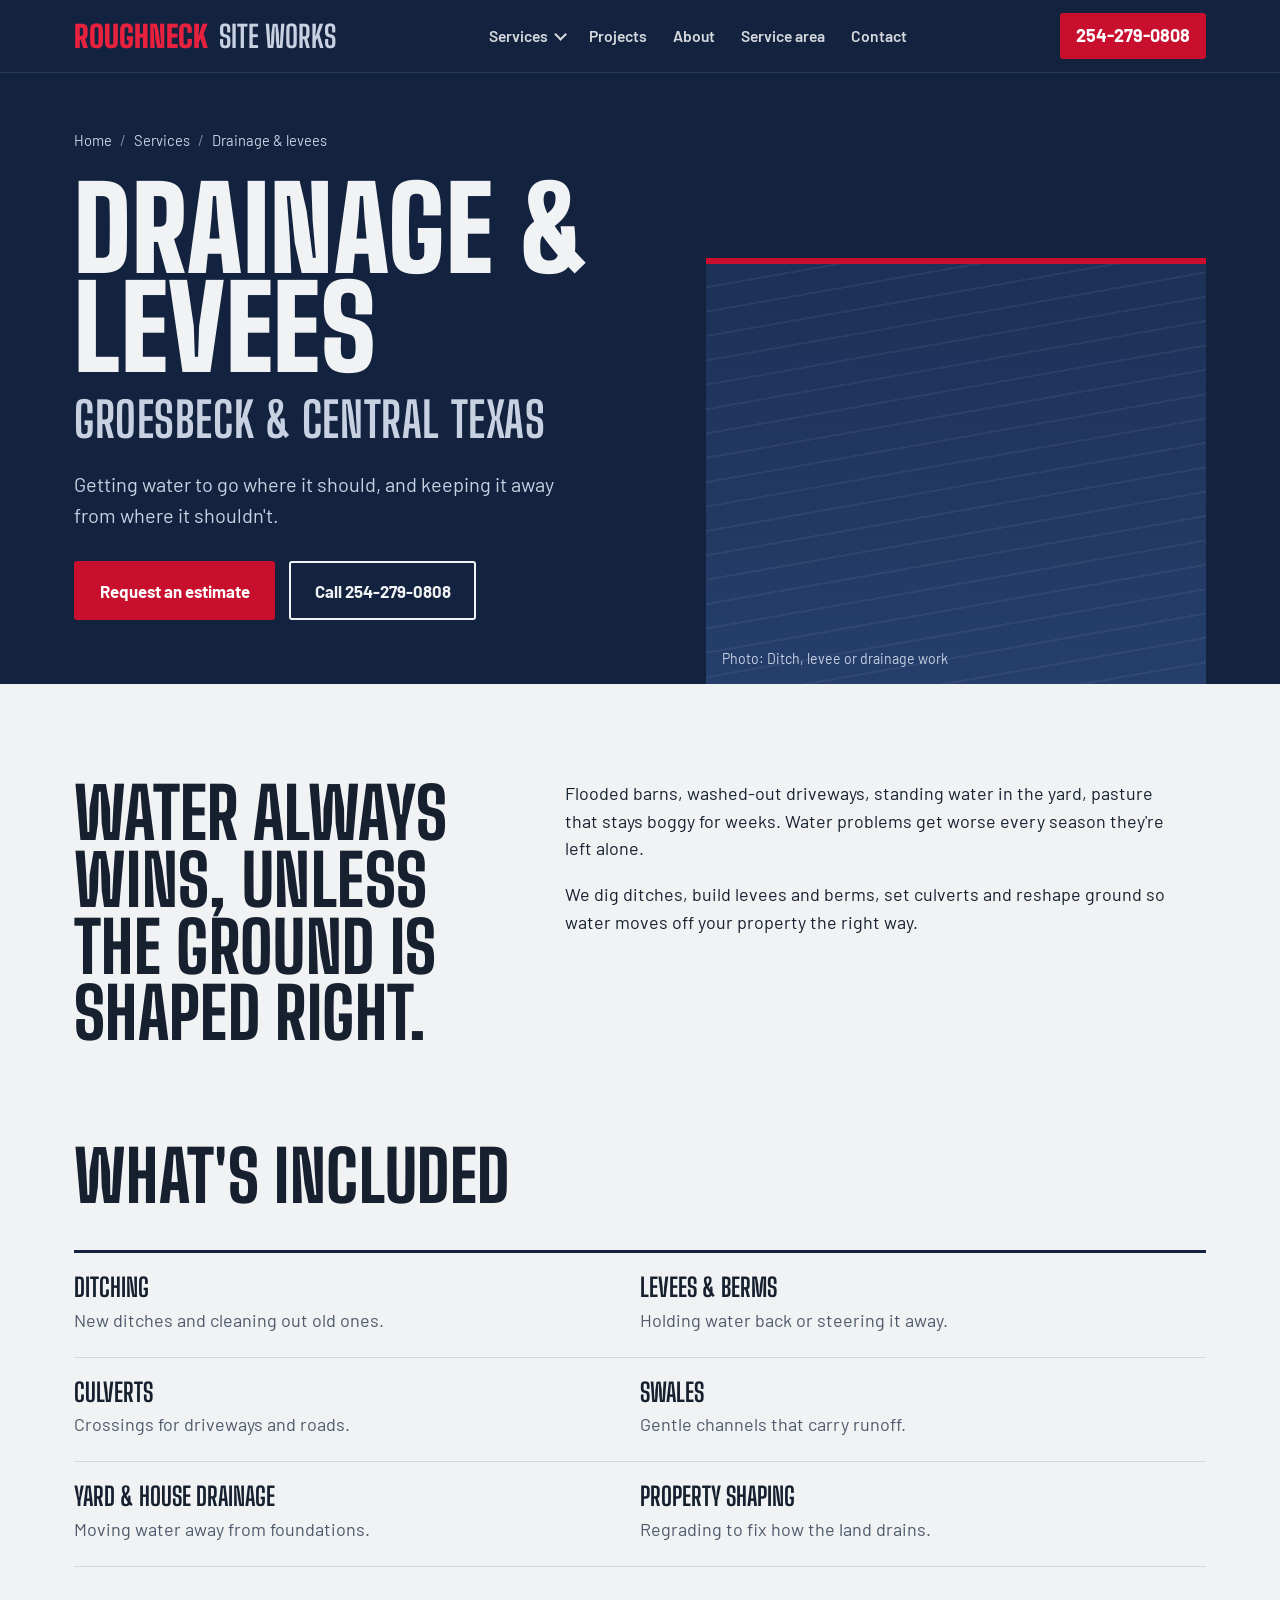
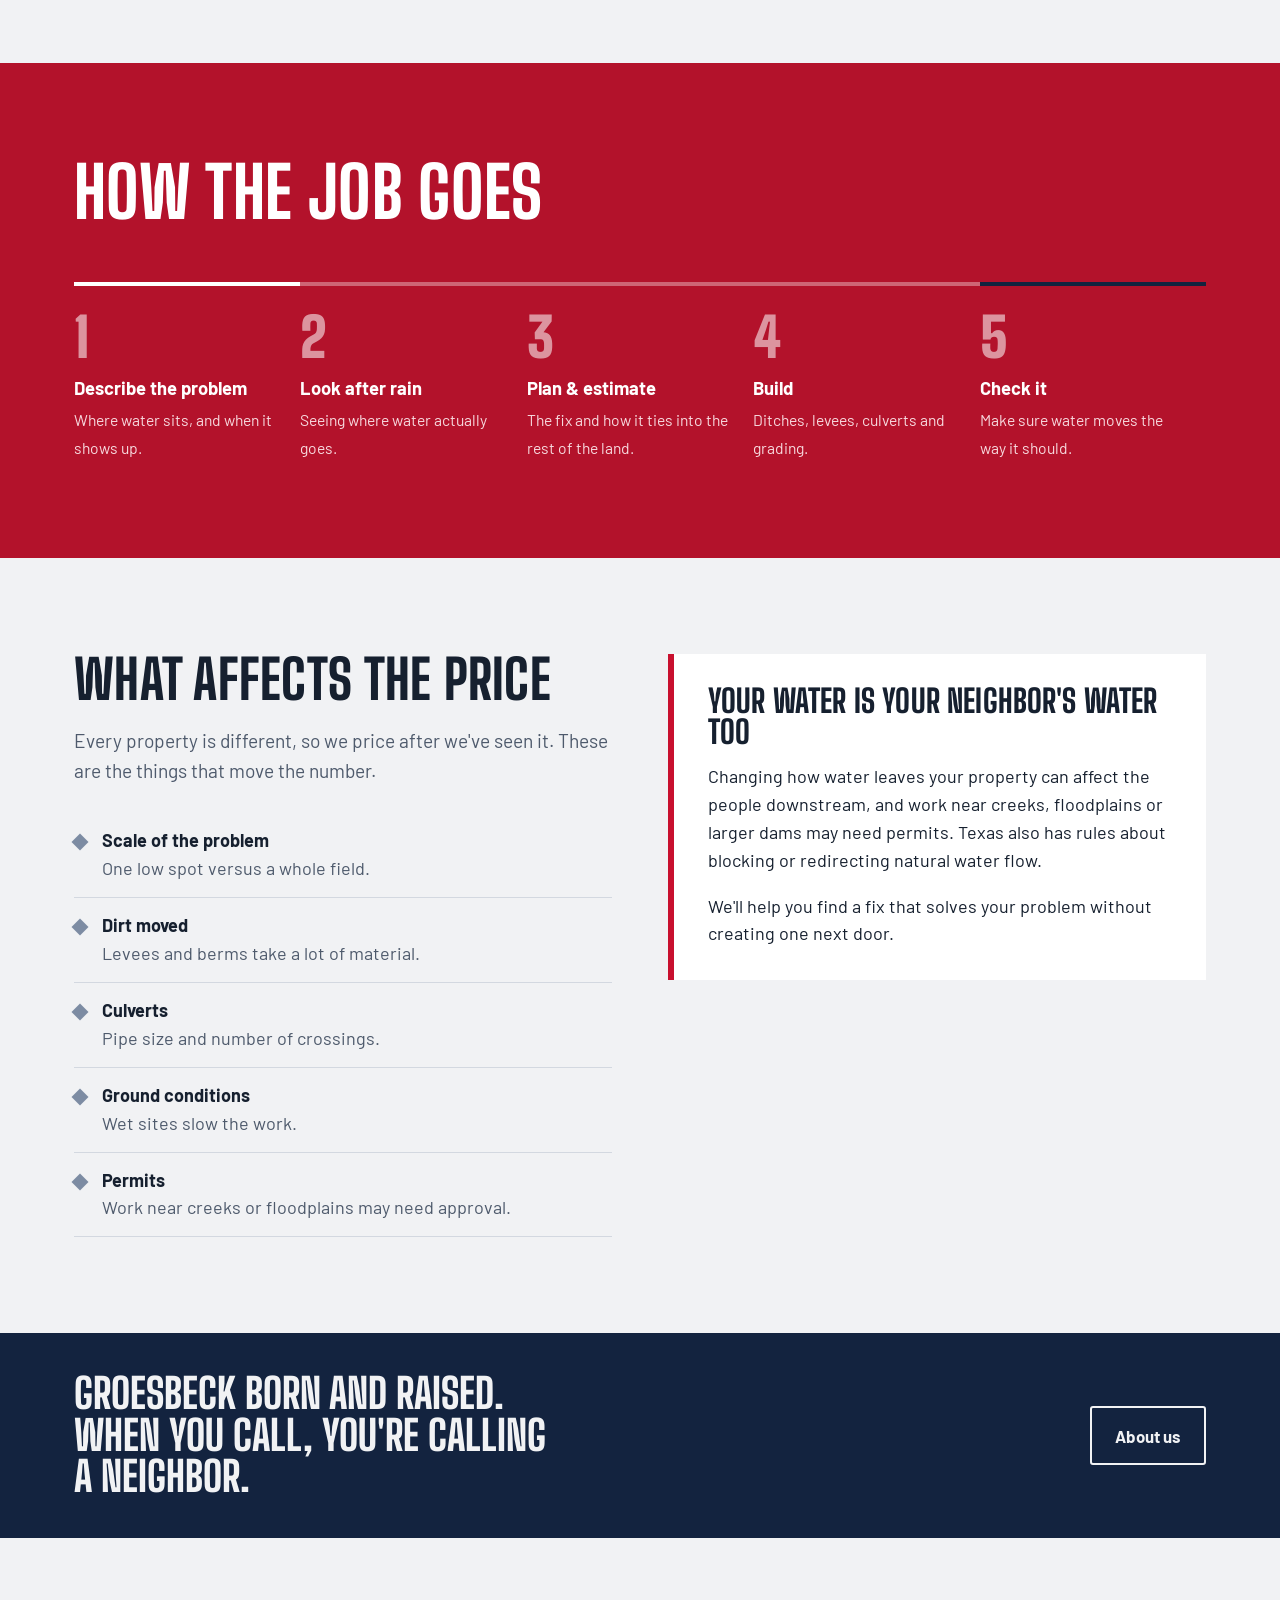
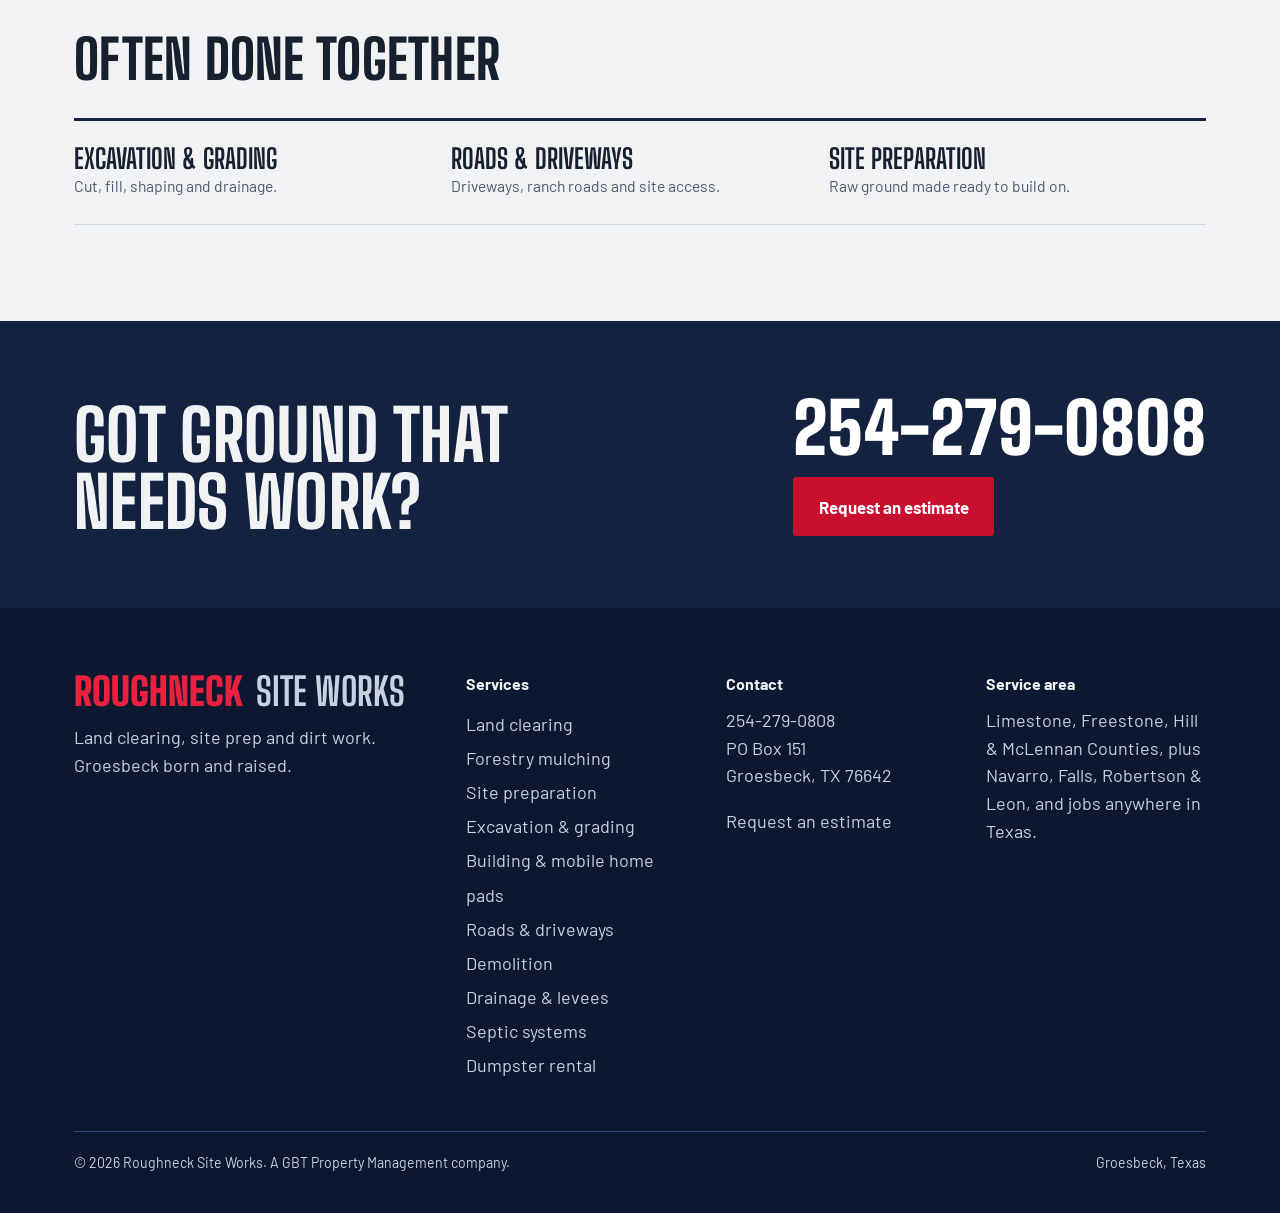
<file: drainage-levees.html>
<!doctype html>
<html lang="en">
<head>
<meta charset="utf-8">
<meta name="viewport" content="width=device-width, initial-scale=1">
<title>Drainage, Ditching &amp; Levee Work in Central Texas | Roughneck Site Works</title>
<meta name="description" content="Drainage improvements, ditching, levees, water control and property shaping for homes, farms and ranches in Limestone, Freestone, Hill and McLennan Counties.">
<link rel="preconnect" href="https://fonts.googleapis.com"><link rel="preconnect" href="https://fonts.gstatic.com" crossorigin><link href="https://fonts.googleapis.com/css2?family=Big+Shoulders+Display:wght@700;800;900&family=Barlow:ital,wght@0,400;0,500;0,600;0,700;1,400&display=swap" rel="stylesheet">
<link rel="stylesheet" href="/styles.css">
</head>
<body>

<header class="top">
  <div class="wrap">
    <a class="mark" href="/" aria-label="Roughneck Site Works home"><b>Roughneck</b><span>Site Works</span></a>
    <nav class="links" aria-label="Main">
      <details class="dd"><summary>Services</summary><div class="dd-panel"><a href="/land-clearing">Land clearing</a><a href="/forestry-mulching">Forestry mulching</a><a href="/site-preparation">Site preparation</a><a href="/excavation-grading">Excavation &amp; grading</a><a href="/pads">Building &amp; mobile home pads</a><a href="/roads-driveways">Roads &amp; driveways</a><a href="/demolition">Demolition</a><a href="/drainage-levees" aria-current="page">Drainage &amp; levees</a><a href="/septic">Septic systems</a><a href="/dumpster-rental">Dumpster rental</a></div></details>
      <a href="/#projects">Projects</a>
      <a href="/#about">About</a>
      <a href="/#area">Service area</a>
      <a href="/#estimate">Contact</a>
    </nav>
    <a class="call" href="tel:+12542790808">254-279-0808</a>
    <details class="menu"><summary>Menu</summary>
      <div class="menu-panel">
        <a href="/">Home</a>
        <p class="grp">Services</p><div class="sub"><a href="/land-clearing">Land clearing</a><a href="/forestry-mulching">Forestry mulching</a><a href="/site-preparation">Site preparation</a><a href="/excavation-grading">Excavation &amp; grading</a><a href="/pads">Building &amp; mobile home pads</a><a href="/roads-driveways">Roads &amp; driveways</a><a href="/demolition">Demolition</a><a href="/drainage-levees">Drainage &amp; levees</a><a href="/septic">Septic systems</a><a href="/dumpster-rental">Dumpster rental</a></div>
        <a href="/#projects">Projects</a>
        <a href="/#about">About</a>
        <a href="/#area">Service area</a>
        <a href="/#estimate">Request an estimate</a>
        <a href="tel:+12542790808">Call 254-279-0808</a>
      </div>
    </details>
  </div>
</header>
<main>

<section class="p-hero" aria-labelledby="h1">
  <div class="wrap">
    <p class="crumbs"><a href="/">Home</a><span>/</span><a href="/#services">Services</a><span>/</span>Drainage &amp; levees</p>
    <div class="p-hero-grid">
      <div class="p-hero-copy">
        <h1 id="h1">Drainage &amp; levees<span class="where">Groesbeck &amp; Central Texas</span></h1>
        <p class="sub">Getting water to go where it should, and keeping it away from where it shouldn&#x27;t.</p>
        <div class="ctas">
          <a class="btn btn-flag" href="/#estimate">Request an estimate</a>
          <a class="btn btn-line" href="tel:+12542790808">Call 254-279-0808</a>
        </div>
      </div>
      <!-- PHOTO: replace <div class="ph"></div> with <img src="/photos/drainage-levees.jpg" alt="..."> -->
      <figure class="p-photo" style="margin:0"><div class="ph"></div><figcaption class="cap">Photo: Ditch, levee or drainage work</figcaption></figure>
    </div>
  </div>
</section>

<section aria-labelledby="intro-h">
  <div class="wrap p-intro">
    <h2 id="intro-h">Water always wins, unless the ground is shaped right.</h2>
    <div class="body"><p>Flooded barns, washed-out driveways, standing water in the yard, pasture that stays boggy for weeks. Water problems get worse every season they&#x27;re left alone.</p><p>We dig ditches, build levees and berms, set culverts and reshape ground so water moves off your property the right way.</p></div>
  </div>
</section>

<section style="padding-top:0" aria-labelledby="incl-h">
  <div class="wrap">
    <h2 id="incl-h" style="margin-bottom:40px">What's included</h2>
    <ul class="incl"><li><strong>Ditching</strong><span>New ditches and cleaning out old ones.</span></li><li><strong>Levees &amp; berms</strong><span>Holding water back or steering it away.</span></li><li><strong>Culverts</strong><span>Crossings for driveways and roads.</span></li><li><strong>Swales</strong><span>Gentle channels that carry runoff.</span></li><li><strong>Yard &amp; house drainage</strong><span>Moving water away from foundations.</span></li><li><strong>Property shaping</strong><span>Regrading to fix how the land drains.</span></li></ul>
  </div>
</section>

<section class="p-process" aria-labelledby="proc-h">
  <div class="wrap">
    <h2 id="proc-h">How the job goes</h2>
    <ol class="steps" style="--n:5"><li><strong>Describe the problem</strong><span>Where water sits, and when it shows up.</span></li><li><strong>Look after rain</strong><span>Seeing where water actually goes.</span></li><li><strong>Plan &amp; estimate</strong><span>The fix and how it ties into the rest of the land.</span></li><li><strong>Build</strong><span>Ditches, levees, culverts and grading.</span></li><li><strong>Check it</strong><span>Make sure water moves the way it should.</span></li></ol>
  </div>
</section>

<section aria-label="Pricing and local notes">
  <div class="wrap two">
    <div>
      <h2 style="font-size:clamp(2.2rem,4.5vw,3.4rem)">What affects the price</h2>
      <p class="lede" style="margin-top:20px">Every property is different, so we price after we've seen it. These are the things that move the number.</p>
      <ul class="factors"><li><b>Scale of the problem</b><span>One low spot versus a whole field.</span></li><li><b>Dirt moved</b><span>Levees and berms take a lot of material.</span></li><li><b>Culverts</b><span>Pipe size and number of crossings.</span></li><li><b>Ground conditions</b><span>Wet sites slow the work.</span></li><li><b>Permits</b><span>Work near creeks or floodplains may need approval.</span></li></ul>
    </div>
    <div class="ground">
      <h3>Your water is your neighbor&#x27;s water too</h3>
      <p>Changing how water leaves your property can affect the people downstream, and work near creeks, floodplains or larger dams may need permits. Texas also has rules about blocking or redirecting natural water flow.</p><p>We&#x27;ll help you find a fix that solves your problem without creating one next door.</p>
    </div>
  </div>
</section>

<!-- FAQ: service-specific questions go here once the research is in. -->

<section class="local-band" aria-label="Local">
  <div class="wrap">
    <p>Groesbeck born and raised. When you call, you're calling a neighbor.</p>
    <a class="btn btn-line" href="/#about">About us</a>
  </div>
</section>

<section aria-labelledby="rel-h">
  <div class="wrap">
    <h2 id="rel-h" style="font-size:clamp(2.2rem,4.5vw,3.4rem);margin-bottom:32px">Often done together</h2>
    <div class="related"><a href="/excavation-grading"><strong>Excavation &amp; grading</strong><span>Cut, fill, shaping and drainage.</span></a><a href="/roads-driveways"><strong>Roads &amp; driveways</strong><span>Driveways, ranch roads and site access.</span></a><a href="/site-preparation"><strong>Site preparation</strong><span>Raw ground made ready to build on.</span></a></div>
  </div>
</section>

<section class="cta-band" aria-label="Request an estimate">
  <div class="wrap">
    <h2>Got ground that needs work?</h2>
    <div>
      <a class="bigphone" href="tel:+12542790808">254-279-0808</a>
      <div class="ctas"><a class="btn btn-flag" href="/#estimate">Request an estimate</a></div>
    </div>
  </div>
</section>
</main>

<footer>
  <div class="wrap">
    <div class="foot">
      <div>
        <a class="mark" href="/"><b>Roughneck</b><span>Site Works</span></a>
        <p style="margin-top:14px;max-width:36ch">Land clearing, site prep and dirt work. Groesbeck born and raised.</p>
      </div>
      <div><h4>Services</h4><ul><li><a href="/land-clearing">Land clearing</a></li><li><a href="/forestry-mulching">Forestry mulching</a></li><li><a href="/site-preparation">Site preparation</a></li><li><a href="/excavation-grading">Excavation &amp; grading</a></li><li><a href="/pads">Building &amp; mobile home pads</a></li><li><a href="/roads-driveways">Roads &amp; driveways</a></li><li><a href="/demolition">Demolition</a></li><li><a href="/drainage-levees">Drainage &amp; levees</a></li><li><a href="/septic">Septic systems</a></li><li><a href="/dumpster-rental">Dumpster rental</a></li></ul></div>
      <div>
        <h4>Contact</h4>
        <p><a href="tel:+12542790808">254-279-0808</a><br>PO Box 151<br>Groesbeck, TX 76642</p>
        <p><a href="/#estimate">Request an estimate</a></p>
      </div>
      <div>
        <h4>Service area</h4>
        <p>Limestone, Freestone, Hill &amp; McLennan Counties, plus Navarro, Falls, Robertson &amp; Leon, and jobs anywhere in Texas.</p>
      </div>
    </div>
    <div class="fine"><span>© <span class="yr">2026</span> Roughneck Site Works. A <a href="https://www.gbtpm.com">GBT Property Management</a> company.</span><span>Groesbeck, Texas</span></div>
  </div>
</footer>
<a class="mobile-call" href="tel:+12542790808">Call 254-279-0808</a>
<script>
document.querySelectorAll('.yr').forEach(n=>n.textContent=new Date().getFullYear());
// close menus when clicking elsewhere or following a link
document.addEventListener('click',ev=>{document.querySelectorAll('details.dd[open],details.menu[open]').forEach(d=>{if(!d.contains(ev.target)||ev.target.closest('a'))d.removeAttribute('open')})});
document.addEventListener('keydown',ev=>{if(ev.key==='Escape')document.querySelectorAll('details[open]').forEach(d=>d.removeAttribute('open'))});
</script>
</body>
</html>
</file>
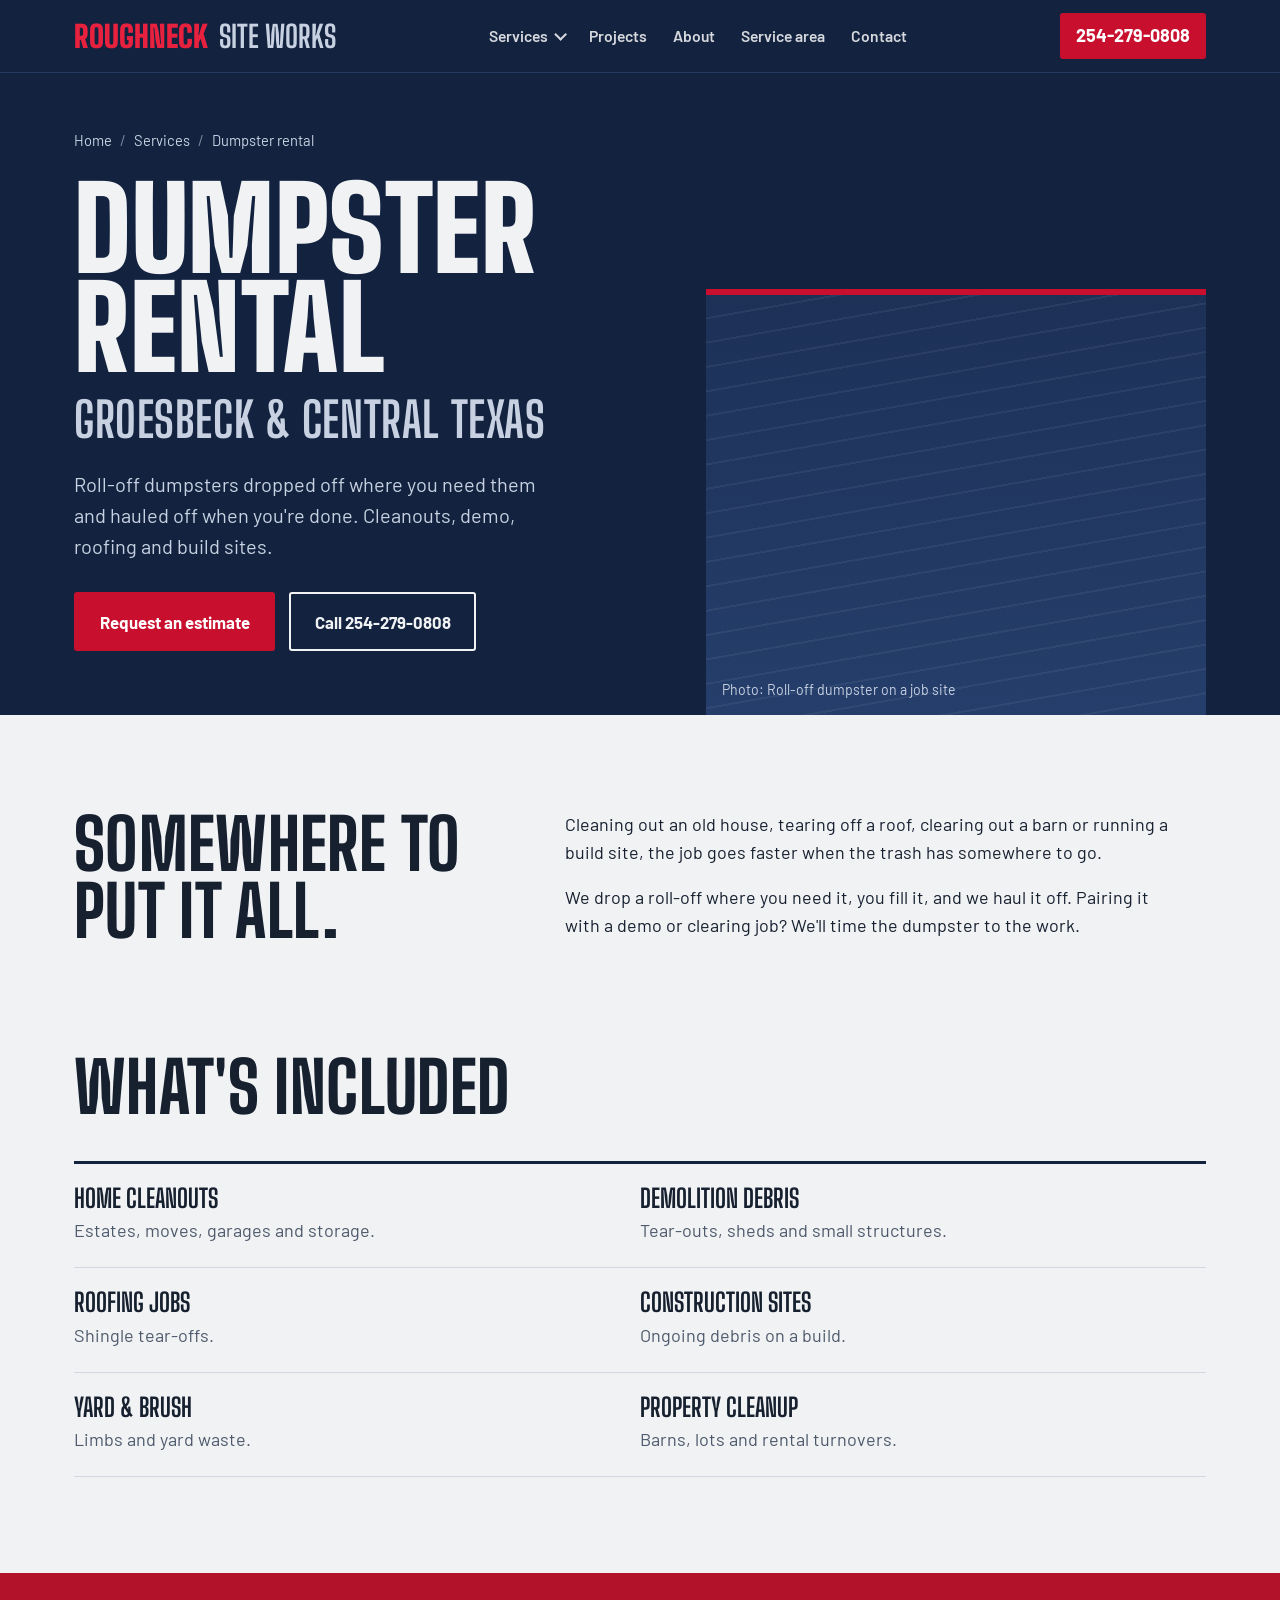
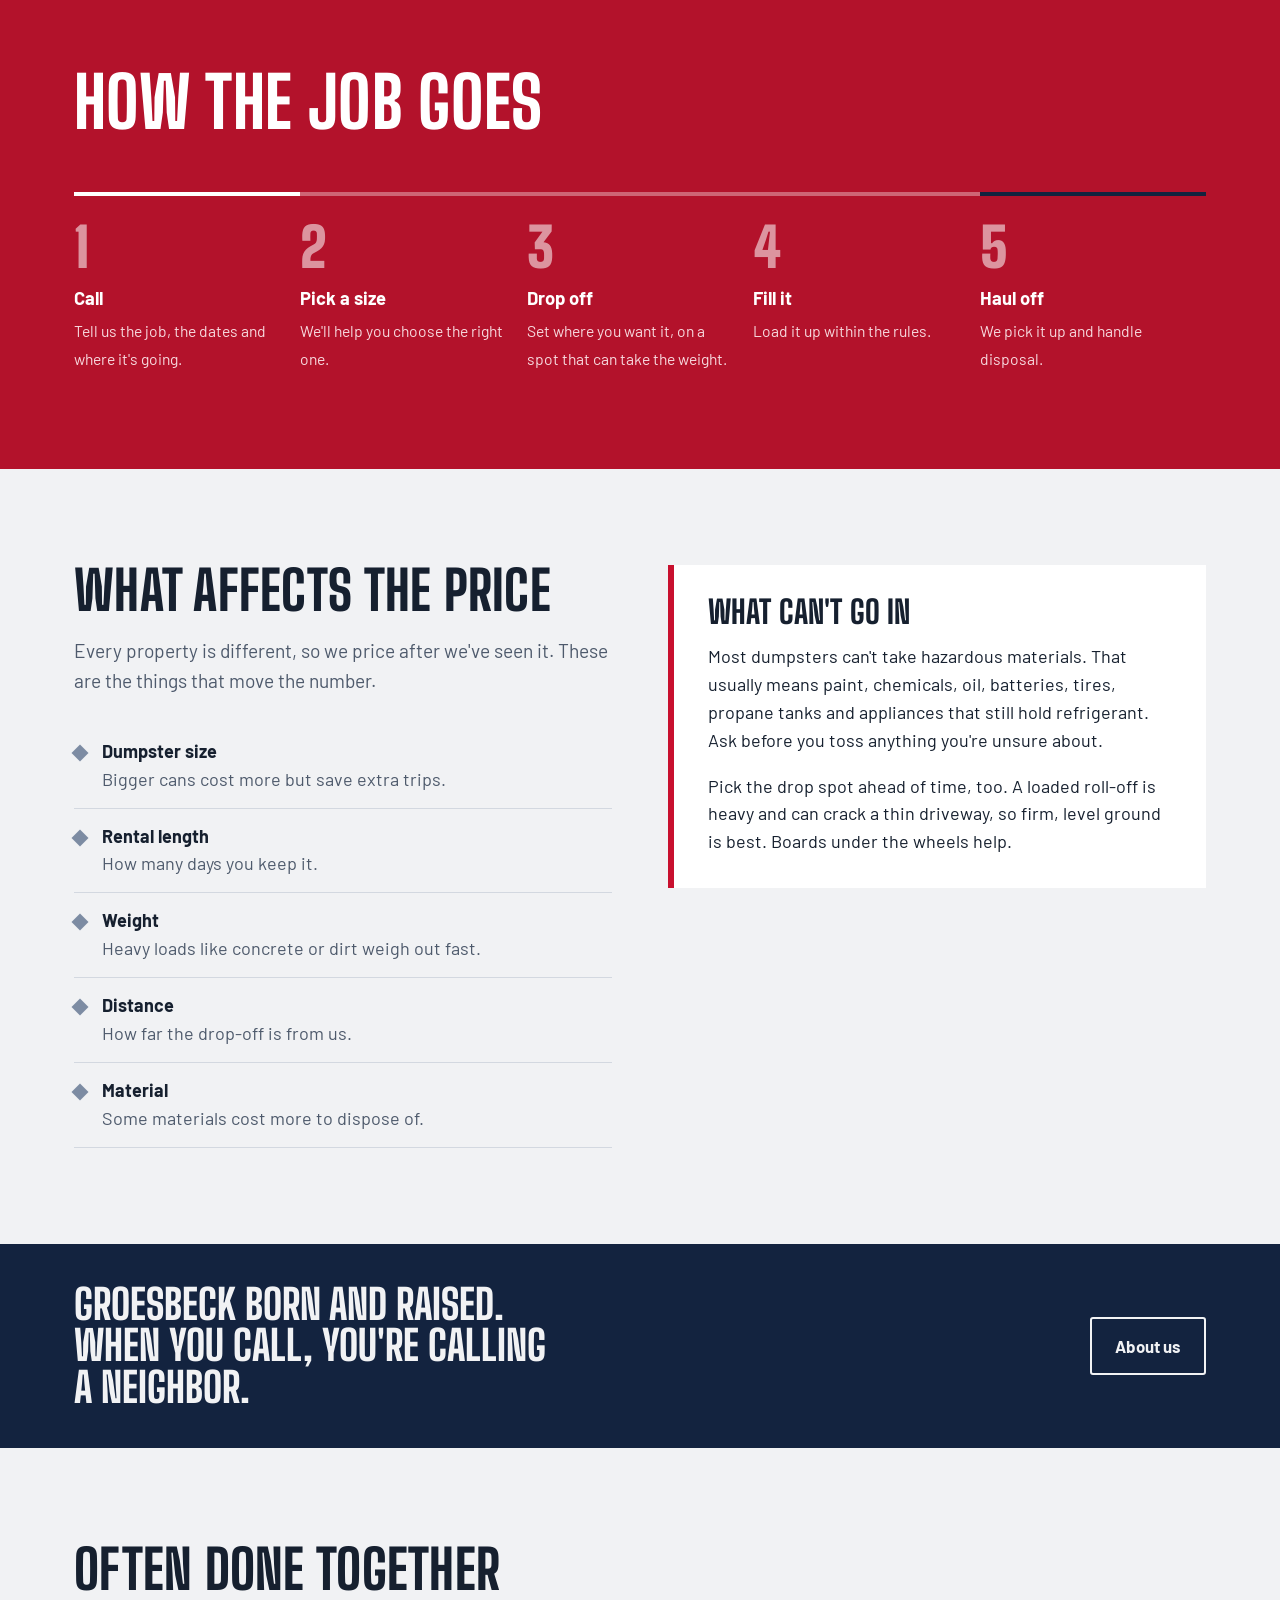
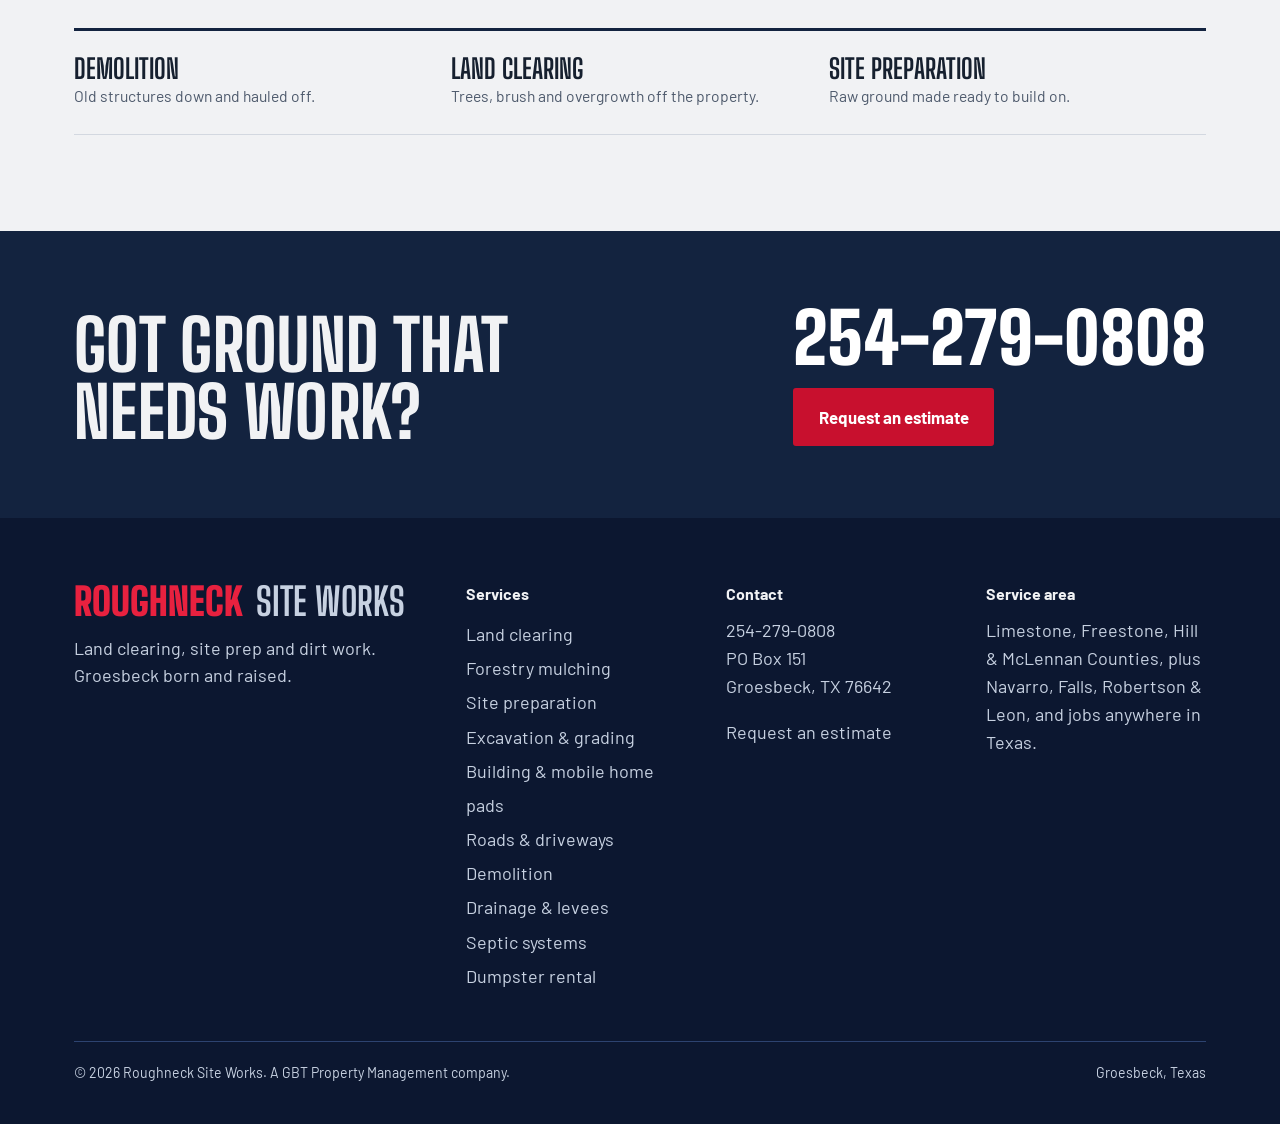
<file: dumpster-rental.html>
<!doctype html>
<html lang="en">
<head>
<meta charset="utf-8">
<meta name="viewport" content="width=device-width, initial-scale=1">
<title>Dumpster Rental in Groesbeck, Mexia &amp; Central Texas | Roughneck Site Works</title>
<meta name="description" content="Roll-off dumpster rental for cleanouts, demolition, roofing and construction in Limestone, Freestone, Hill and McLennan Counties. Dropped off and picked up on your schedule. Call 254-279-0808.">
<link rel="preconnect" href="https://fonts.googleapis.com"><link rel="preconnect" href="https://fonts.gstatic.com" crossorigin><link href="https://fonts.googleapis.com/css2?family=Big+Shoulders+Display:wght@700;800;900&family=Barlow:ital,wght@0,400;0,500;0,600;0,700;1,400&display=swap" rel="stylesheet">
<link rel="stylesheet" href="/styles.css">
</head>
<body>

<header class="top">
  <div class="wrap">
    <a class="mark" href="/" aria-label="Roughneck Site Works home"><b>Roughneck</b><span>Site Works</span></a>
    <nav class="links" aria-label="Main">
      <details class="dd"><summary>Services</summary><div class="dd-panel"><a href="/land-clearing">Land clearing</a><a href="/forestry-mulching">Forestry mulching</a><a href="/site-preparation">Site preparation</a><a href="/excavation-grading">Excavation &amp; grading</a><a href="/pads">Building &amp; mobile home pads</a><a href="/roads-driveways">Roads &amp; driveways</a><a href="/demolition">Demolition</a><a href="/drainage-levees">Drainage &amp; levees</a><a href="/septic">Septic systems</a><a href="/dumpster-rental" aria-current="page">Dumpster rental</a></div></details>
      <a href="/#projects">Projects</a>
      <a href="/#about">About</a>
      <a href="/#area">Service area</a>
      <a href="/#estimate">Contact</a>
    </nav>
    <a class="call" href="tel:+12542790808">254-279-0808</a>
    <details class="menu"><summary>Menu</summary>
      <div class="menu-panel">
        <a href="/">Home</a>
        <p class="grp">Services</p><div class="sub"><a href="/land-clearing">Land clearing</a><a href="/forestry-mulching">Forestry mulching</a><a href="/site-preparation">Site preparation</a><a href="/excavation-grading">Excavation &amp; grading</a><a href="/pads">Building &amp; mobile home pads</a><a href="/roads-driveways">Roads &amp; driveways</a><a href="/demolition">Demolition</a><a href="/drainage-levees">Drainage &amp; levees</a><a href="/septic">Septic systems</a><a href="/dumpster-rental">Dumpster rental</a></div>
        <a href="/#projects">Projects</a>
        <a href="/#about">About</a>
        <a href="/#area">Service area</a>
        <a href="/#estimate">Request an estimate</a>
        <a href="tel:+12542790808">Call 254-279-0808</a>
      </div>
    </details>
  </div>
</header>
<main>

<section class="p-hero" aria-labelledby="h1">
  <div class="wrap">
    <p class="crumbs"><a href="/">Home</a><span>/</span><a href="/#services">Services</a><span>/</span>Dumpster rental</p>
    <div class="p-hero-grid">
      <div class="p-hero-copy">
        <h1 id="h1">Dumpster rental<span class="where">Groesbeck &amp; Central Texas</span></h1>
        <p class="sub">Roll-off dumpsters dropped off where you need them and hauled off when you&#x27;re done. Cleanouts, demo, roofing and build sites.</p>
        <div class="ctas">
          <a class="btn btn-flag" href="/#estimate">Request an estimate</a>
          <a class="btn btn-line" href="tel:+12542790808">Call 254-279-0808</a>
        </div>
      </div>
      <!-- PHOTO: replace <div class="ph"></div> with <img src="/photos/dumpster-rental.jpg" alt="..."> -->
      <figure class="p-photo" style="margin:0"><div class="ph"></div><figcaption class="cap">Photo: Roll-off dumpster on a job site</figcaption></figure>
    </div>
  </div>
</section>

<section aria-labelledby="intro-h">
  <div class="wrap p-intro">
    <h2 id="intro-h">Somewhere to put it all.</h2>
    <div class="body"><p>Cleaning out an old house, tearing off a roof, clearing out a barn or running a build site, the job goes faster when the trash has somewhere to go.</p><p>We drop a roll-off where you need it, you fill it, and we haul it off. Pairing it with a demo or clearing job? We&#x27;ll time the dumpster to the work.</p></div>
  </div>
</section>

<section style="padding-top:0" aria-labelledby="incl-h">
  <div class="wrap">
    <h2 id="incl-h" style="margin-bottom:40px">What's included</h2>
    <ul class="incl"><li><strong>Home cleanouts</strong><span>Estates, moves, garages and storage.</span></li><li><strong>Demolition debris</strong><span>Tear-outs, sheds and small structures.</span></li><li><strong>Roofing jobs</strong><span>Shingle tear-offs.</span></li><li><strong>Construction sites</strong><span>Ongoing debris on a build.</span></li><li><strong>Yard &amp; brush</strong><span>Limbs and yard waste.</span></li><li><strong>Property cleanup</strong><span>Barns, lots and rental turnovers.</span></li></ul>
  </div>
</section>

<section class="p-process" aria-labelledby="proc-h">
  <div class="wrap">
    <h2 id="proc-h">How the job goes</h2>
    <ol class="steps" style="--n:5"><li><strong>Call</strong><span>Tell us the job, the dates and where it&#x27;s going.</span></li><li><strong>Pick a size</strong><span>We&#x27;ll help you choose the right one.</span></li><li><strong>Drop off</strong><span>Set where you want it, on a spot that can take the weight.</span></li><li><strong>Fill it</strong><span>Load it up within the rules.</span></li><li><strong>Haul off</strong><span>We pick it up and handle disposal.</span></li></ol>
  </div>
</section>

<section aria-label="Pricing and local notes">
  <div class="wrap two">
    <div>
      <h2 style="font-size:clamp(2.2rem,4.5vw,3.4rem)">What affects the price</h2>
      <p class="lede" style="margin-top:20px">Every property is different, so we price after we've seen it. These are the things that move the number.</p>
      <ul class="factors"><li><b>Dumpster size</b><span>Bigger cans cost more but save extra trips.</span></li><li><b>Rental length</b><span>How many days you keep it.</span></li><li><b>Weight</b><span>Heavy loads like concrete or dirt weigh out fast.</span></li><li><b>Distance</b><span>How far the drop-off is from us.</span></li><li><b>Material</b><span>Some materials cost more to dispose of.</span></li></ul>
    </div>
    <div class="ground">
      <h3>What can&#x27;t go in</h3>
      <p>Most dumpsters can&#x27;t take hazardous materials. That usually means paint, chemicals, oil, batteries, tires, propane tanks and appliances that still hold refrigerant. Ask before you toss anything you&#x27;re unsure about.</p><p>Pick the drop spot ahead of time, too. A loaded roll-off is heavy and can crack a thin driveway, so firm, level ground is best. Boards under the wheels help.</p>
    </div>
  </div>
</section>

<!-- FAQ: service-specific questions go here once the research is in. -->

<section class="local-band" aria-label="Local">
  <div class="wrap">
    <p>Groesbeck born and raised. When you call, you're calling a neighbor.</p>
    <a class="btn btn-line" href="/#about">About us</a>
  </div>
</section>

<section aria-labelledby="rel-h">
  <div class="wrap">
    <h2 id="rel-h" style="font-size:clamp(2.2rem,4.5vw,3.4rem);margin-bottom:32px">Often done together</h2>
    <div class="related"><a href="/demolition"><strong>Demolition</strong><span>Old structures down and hauled off.</span></a><a href="/land-clearing"><strong>Land clearing</strong><span>Trees, brush and overgrowth off the property.</span></a><a href="/site-preparation"><strong>Site preparation</strong><span>Raw ground made ready to build on.</span></a></div>
  </div>
</section>

<section class="cta-band" aria-label="Request an estimate">
  <div class="wrap">
    <h2>Got ground that needs work?</h2>
    <div>
      <a class="bigphone" href="tel:+12542790808">254-279-0808</a>
      <div class="ctas"><a class="btn btn-flag" href="/#estimate">Request an estimate</a></div>
    </div>
  </div>
</section>
</main>

<footer>
  <div class="wrap">
    <div class="foot">
      <div>
        <a class="mark" href="/"><b>Roughneck</b><span>Site Works</span></a>
        <p style="margin-top:14px;max-width:36ch">Land clearing, site prep and dirt work. Groesbeck born and raised.</p>
      </div>
      <div><h4>Services</h4><ul><li><a href="/land-clearing">Land clearing</a></li><li><a href="/forestry-mulching">Forestry mulching</a></li><li><a href="/site-preparation">Site preparation</a></li><li><a href="/excavation-grading">Excavation &amp; grading</a></li><li><a href="/pads">Building &amp; mobile home pads</a></li><li><a href="/roads-driveways">Roads &amp; driveways</a></li><li><a href="/demolition">Demolition</a></li><li><a href="/drainage-levees">Drainage &amp; levees</a></li><li><a href="/septic">Septic systems</a></li><li><a href="/dumpster-rental">Dumpster rental</a></li></ul></div>
      <div>
        <h4>Contact</h4>
        <p><a href="tel:+12542790808">254-279-0808</a><br>PO Box 151<br>Groesbeck, TX 76642</p>
        <p><a href="/#estimate">Request an estimate</a></p>
      </div>
      <div>
        <h4>Service area</h4>
        <p>Limestone, Freestone, Hill &amp; McLennan Counties, plus Navarro, Falls, Robertson &amp; Leon, and jobs anywhere in Texas.</p>
      </div>
    </div>
    <div class="fine"><span>© <span class="yr">2026</span> Roughneck Site Works. A <a href="https://www.gbtpm.com">GBT Property Management</a> company.</span><span>Groesbeck, Texas</span></div>
  </div>
</footer>
<a class="mobile-call" href="tel:+12542790808">Call 254-279-0808</a>
<script>
document.querySelectorAll('.yr').forEach(n=>n.textContent=new Date().getFullYear());
// close menus when clicking elsewhere or following a link
document.addEventListener('click',ev=>{document.querySelectorAll('details.dd[open],details.menu[open]').forEach(d=>{if(!d.contains(ev.target)||ev.target.closest('a'))d.removeAttribute('open')})});
document.addEventListener('keydown',ev=>{if(ev.key==='Escape')document.querySelectorAll('details[open]').forEach(d=>d.removeAttribute('open'))});
</script>
</body>
</html>
</file>
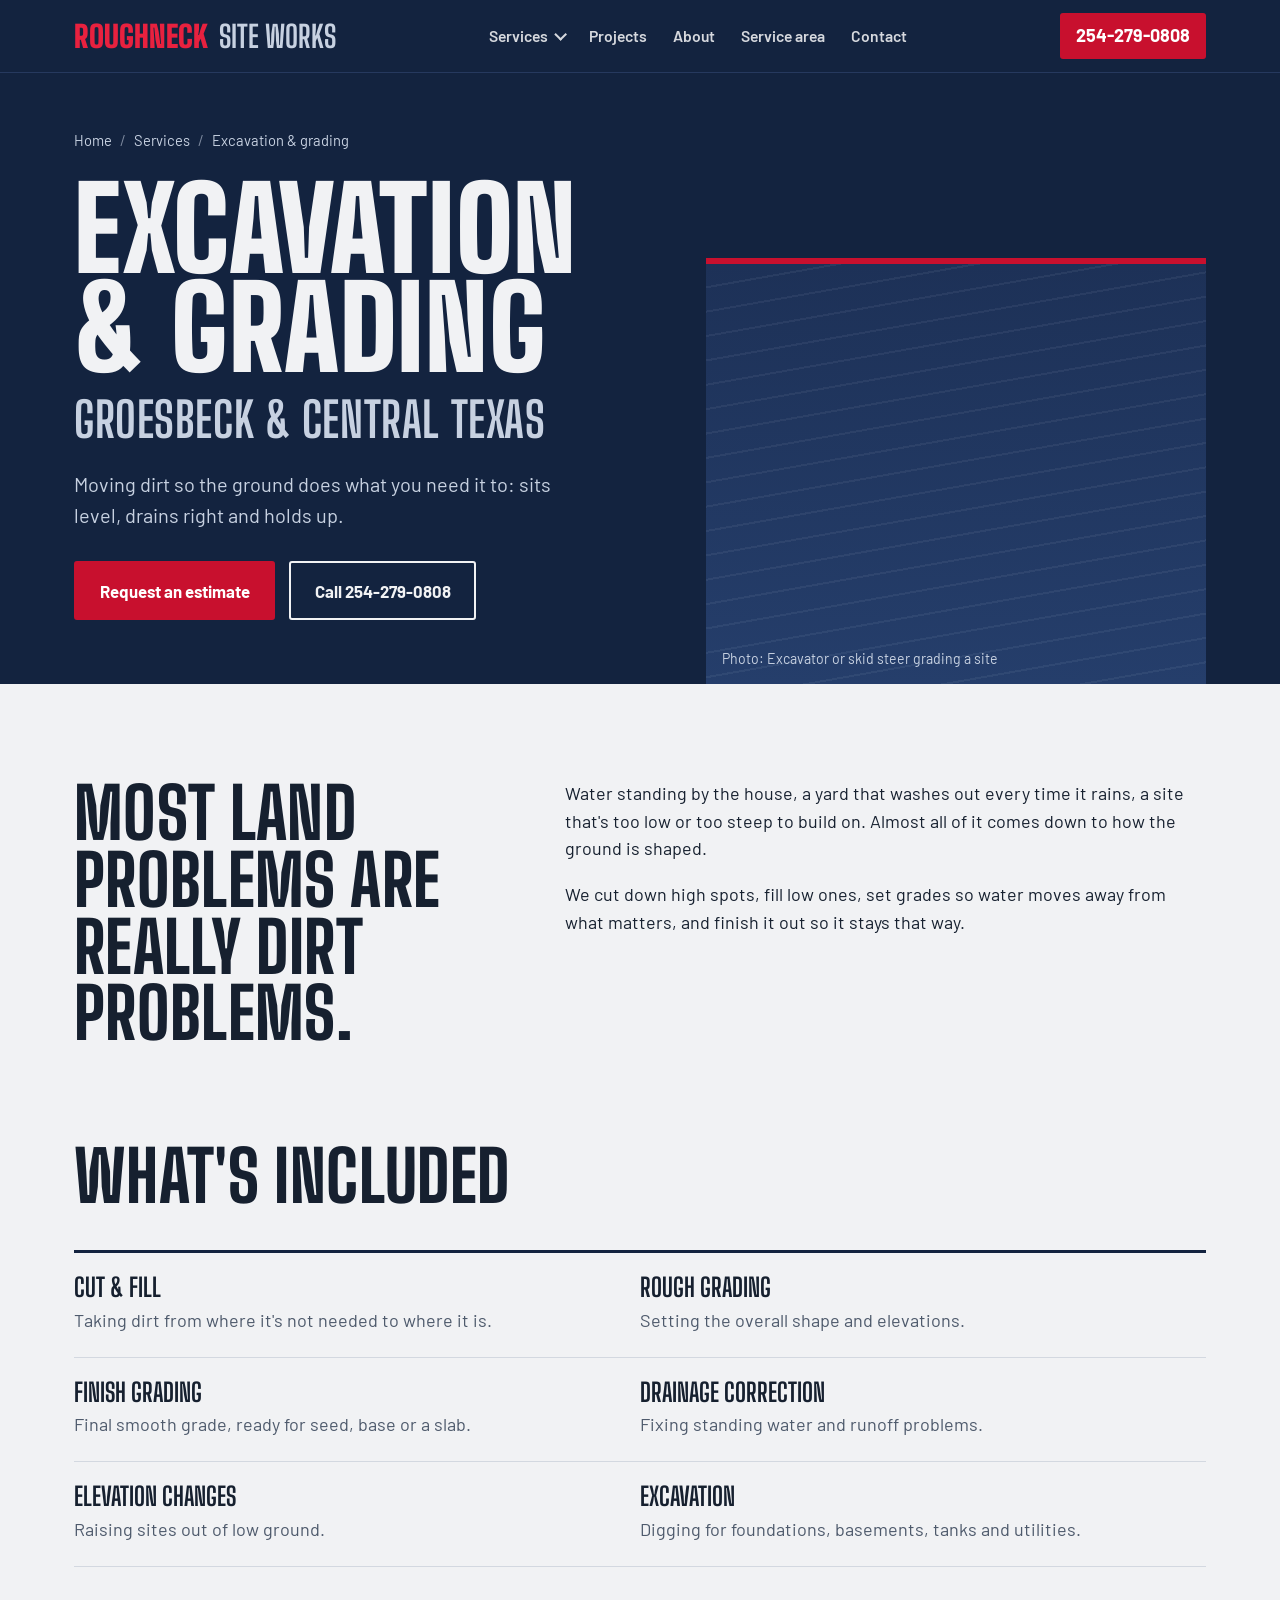
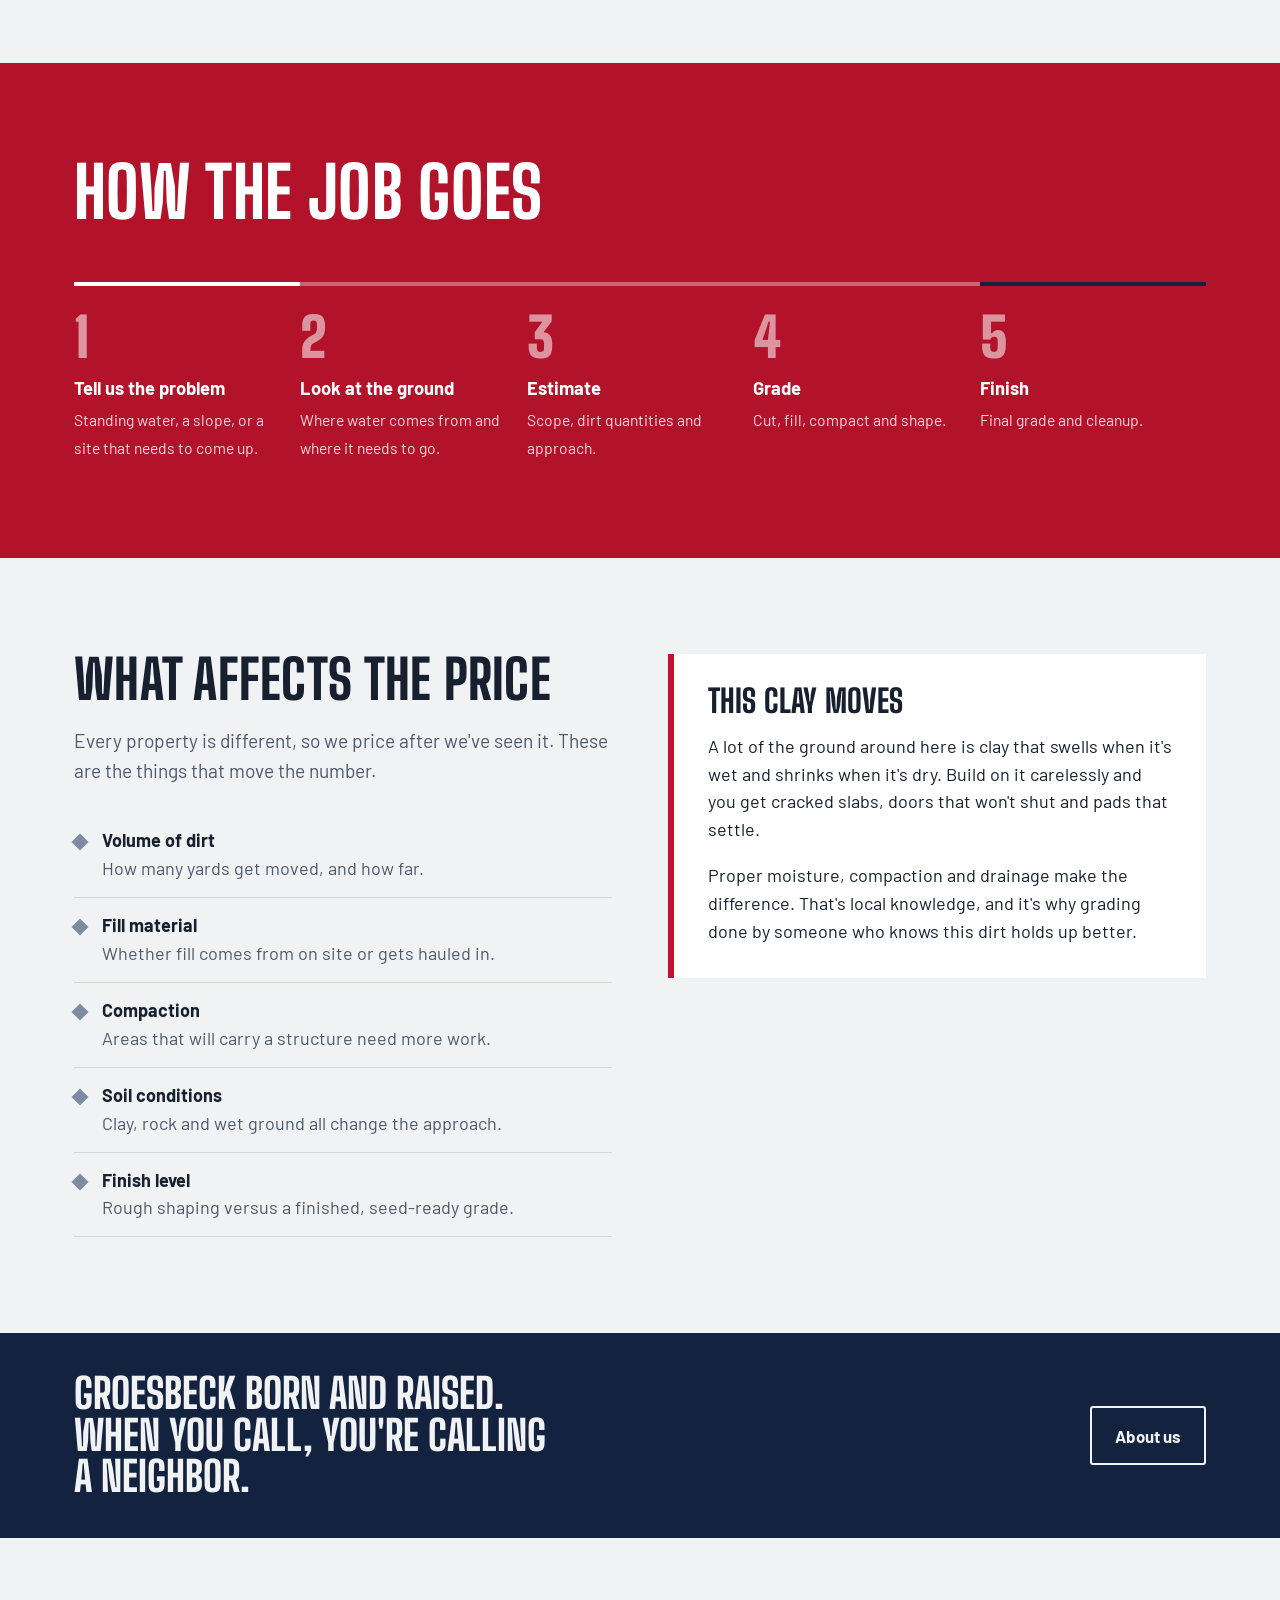
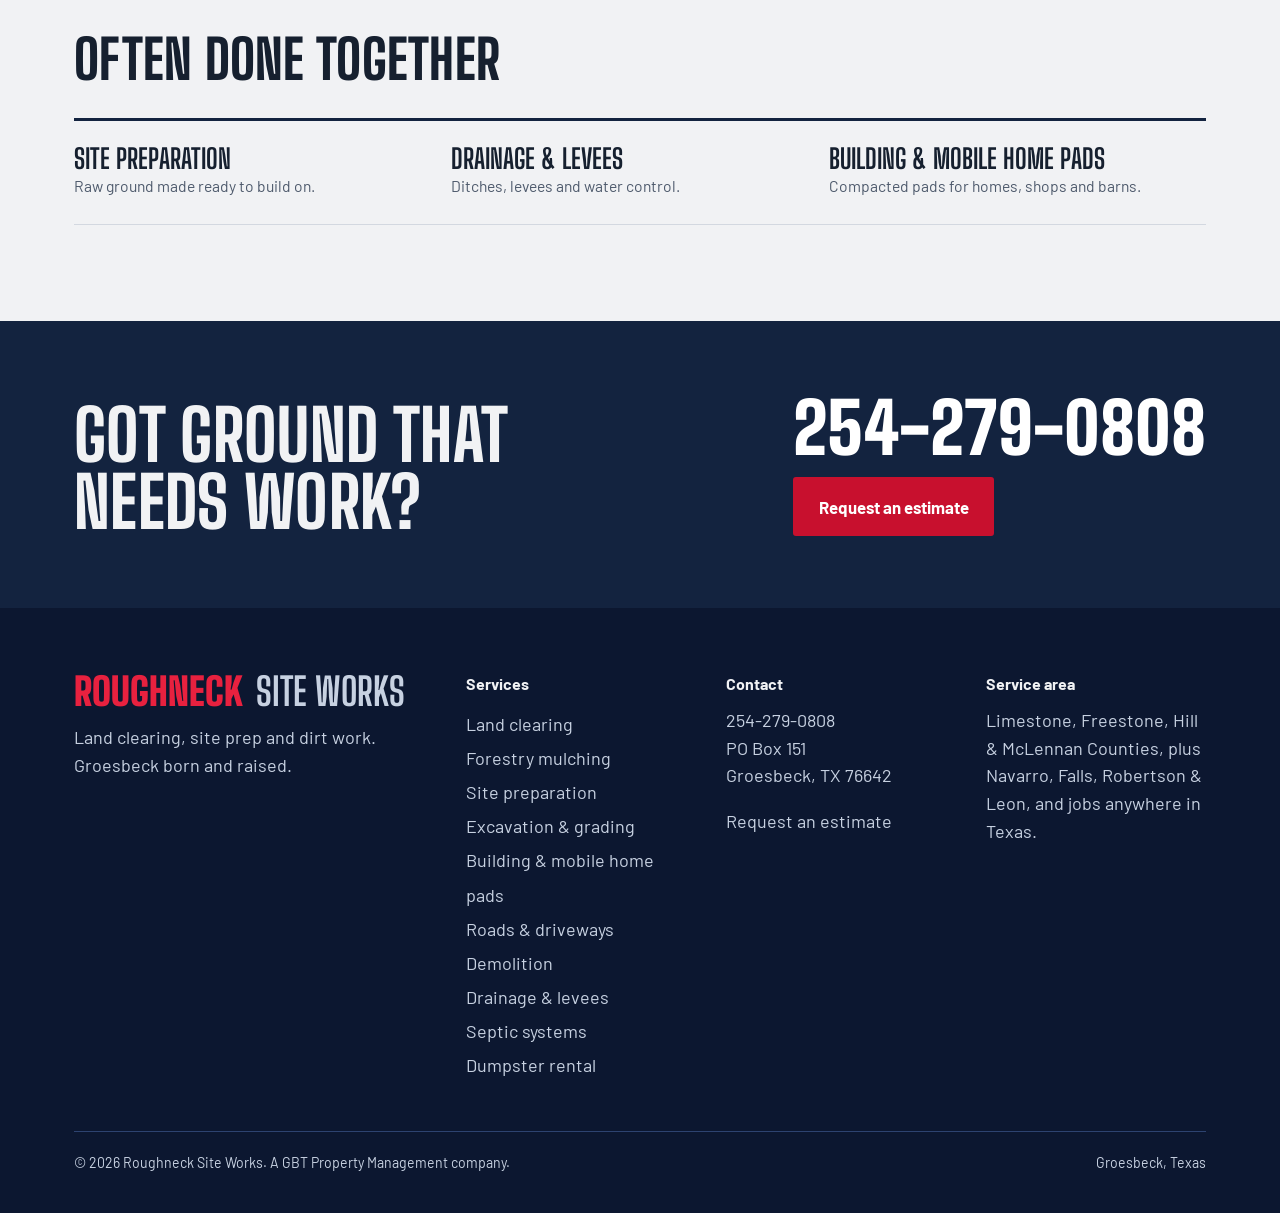
<file: excavation-grading.html>
<!doctype html>
<html lang="en">
<head>
<meta charset="utf-8">
<meta name="viewport" content="width=device-width, initial-scale=1">
<title>Excavation &amp; Grading in Groesbeck &amp; Central Texas | Roughneck Site Works</title>
<meta name="description" content="Cut-and-fill, grading, drainage correction, elevation changes and dirt moving for homes, farms and commercial sites in Limestone, Freestone, Hill and McLennan Counties.">
<link rel="preconnect" href="https://fonts.googleapis.com"><link rel="preconnect" href="https://fonts.gstatic.com" crossorigin><link href="https://fonts.googleapis.com/css2?family=Big+Shoulders+Display:wght@700;800;900&family=Barlow:ital,wght@0,400;0,500;0,600;0,700;1,400&display=swap" rel="stylesheet">
<link rel="stylesheet" href="/styles.css">
</head>
<body>

<header class="top">
  <div class="wrap">
    <a class="mark" href="/" aria-label="Roughneck Site Works home"><b>Roughneck</b><span>Site Works</span></a>
    <nav class="links" aria-label="Main">
      <details class="dd"><summary>Services</summary><div class="dd-panel"><a href="/land-clearing">Land clearing</a><a href="/forestry-mulching">Forestry mulching</a><a href="/site-preparation">Site preparation</a><a href="/excavation-grading" aria-current="page">Excavation &amp; grading</a><a href="/pads">Building &amp; mobile home pads</a><a href="/roads-driveways">Roads &amp; driveways</a><a href="/demolition">Demolition</a><a href="/drainage-levees">Drainage &amp; levees</a><a href="/septic">Septic systems</a><a href="/dumpster-rental">Dumpster rental</a></div></details>
      <a href="/#projects">Projects</a>
      <a href="/#about">About</a>
      <a href="/#area">Service area</a>
      <a href="/#estimate">Contact</a>
    </nav>
    <a class="call" href="tel:+12542790808">254-279-0808</a>
    <details class="menu"><summary>Menu</summary>
      <div class="menu-panel">
        <a href="/">Home</a>
        <p class="grp">Services</p><div class="sub"><a href="/land-clearing">Land clearing</a><a href="/forestry-mulching">Forestry mulching</a><a href="/site-preparation">Site preparation</a><a href="/excavation-grading">Excavation &amp; grading</a><a href="/pads">Building &amp; mobile home pads</a><a href="/roads-driveways">Roads &amp; driveways</a><a href="/demolition">Demolition</a><a href="/drainage-levees">Drainage &amp; levees</a><a href="/septic">Septic systems</a><a href="/dumpster-rental">Dumpster rental</a></div>
        <a href="/#projects">Projects</a>
        <a href="/#about">About</a>
        <a href="/#area">Service area</a>
        <a href="/#estimate">Request an estimate</a>
        <a href="tel:+12542790808">Call 254-279-0808</a>
      </div>
    </details>
  </div>
</header>
<main>

<section class="p-hero" aria-labelledby="h1">
  <div class="wrap">
    <p class="crumbs"><a href="/">Home</a><span>/</span><a href="/#services">Services</a><span>/</span>Excavation &amp; grading</p>
    <div class="p-hero-grid">
      <div class="p-hero-copy">
        <h1 id="h1">Excavation &amp; grading<span class="where">Groesbeck &amp; Central Texas</span></h1>
        <p class="sub">Moving dirt so the ground does what you need it to: sits level, drains right and holds up.</p>
        <div class="ctas">
          <a class="btn btn-flag" href="/#estimate">Request an estimate</a>
          <a class="btn btn-line" href="tel:+12542790808">Call 254-279-0808</a>
        </div>
      </div>
      <!-- PHOTO: replace <div class="ph"></div> with <img src="/photos/excavation-grading.jpg" alt="..."> -->
      <figure class="p-photo" style="margin:0"><div class="ph"></div><figcaption class="cap">Photo: Excavator or skid steer grading a site</figcaption></figure>
    </div>
  </div>
</section>

<section aria-labelledby="intro-h">
  <div class="wrap p-intro">
    <h2 id="intro-h">Most land problems are really dirt problems.</h2>
    <div class="body"><p>Water standing by the house, a yard that washes out every time it rains, a site that&#x27;s too low or too steep to build on. Almost all of it comes down to how the ground is shaped.</p><p>We cut down high spots, fill low ones, set grades so water moves away from what matters, and finish it out so it stays that way.</p></div>
  </div>
</section>

<section style="padding-top:0" aria-labelledby="incl-h">
  <div class="wrap">
    <h2 id="incl-h" style="margin-bottom:40px">What's included</h2>
    <ul class="incl"><li><strong>Cut &amp; fill</strong><span>Taking dirt from where it&#x27;s not needed to where it is.</span></li><li><strong>Rough grading</strong><span>Setting the overall shape and elevations.</span></li><li><strong>Finish grading</strong><span>Final smooth grade, ready for seed, base or a slab.</span></li><li><strong>Drainage correction</strong><span>Fixing standing water and runoff problems.</span></li><li><strong>Elevation changes</strong><span>Raising sites out of low ground.</span></li><li><strong>Excavation</strong><span>Digging for foundations, basements, tanks and utilities.</span></li></ul>
  </div>
</section>

<section class="p-process" aria-labelledby="proc-h">
  <div class="wrap">
    <h2 id="proc-h">How the job goes</h2>
    <ol class="steps" style="--n:5"><li><strong>Tell us the problem</strong><span>Standing water, a slope, or a site that needs to come up.</span></li><li><strong>Look at the ground</strong><span>Where water comes from and where it needs to go.</span></li><li><strong>Estimate</strong><span>Scope, dirt quantities and approach.</span></li><li><strong>Grade</strong><span>Cut, fill, compact and shape.</span></li><li><strong>Finish</strong><span>Final grade and cleanup.</span></li></ol>
  </div>
</section>

<section aria-label="Pricing and local notes">
  <div class="wrap two">
    <div>
      <h2 style="font-size:clamp(2.2rem,4.5vw,3.4rem)">What affects the price</h2>
      <p class="lede" style="margin-top:20px">Every property is different, so we price after we've seen it. These are the things that move the number.</p>
      <ul class="factors"><li><b>Volume of dirt</b><span>How many yards get moved, and how far.</span></li><li><b>Fill material</b><span>Whether fill comes from on site or gets hauled in.</span></li><li><b>Compaction</b><span>Areas that will carry a structure need more work.</span></li><li><b>Soil conditions</b><span>Clay, rock and wet ground all change the approach.</span></li><li><b>Finish level</b><span>Rough shaping versus a finished, seed-ready grade.</span></li></ul>
    </div>
    <div class="ground">
      <h3>This clay moves</h3>
      <p>A lot of the ground around here is clay that swells when it&#x27;s wet and shrinks when it&#x27;s dry. Build on it carelessly and you get cracked slabs, doors that won&#x27;t shut and pads that settle.</p><p>Proper moisture, compaction and drainage make the difference. That&#x27;s local knowledge, and it&#x27;s why grading done by someone who knows this dirt holds up better.</p>
    </div>
  </div>
</section>

<!-- FAQ: service-specific questions go here once the research is in. -->

<section class="local-band" aria-label="Local">
  <div class="wrap">
    <p>Groesbeck born and raised. When you call, you're calling a neighbor.</p>
    <a class="btn btn-line" href="/#about">About us</a>
  </div>
</section>

<section aria-labelledby="rel-h">
  <div class="wrap">
    <h2 id="rel-h" style="font-size:clamp(2.2rem,4.5vw,3.4rem);margin-bottom:32px">Often done together</h2>
    <div class="related"><a href="/site-preparation"><strong>Site preparation</strong><span>Raw ground made ready to build on.</span></a><a href="/drainage-levees"><strong>Drainage &amp; levees</strong><span>Ditches, levees and water control.</span></a><a href="/pads"><strong>Building &amp; mobile home pads</strong><span>Compacted pads for homes, shops and barns.</span></a></div>
  </div>
</section>

<section class="cta-band" aria-label="Request an estimate">
  <div class="wrap">
    <h2>Got ground that needs work?</h2>
    <div>
      <a class="bigphone" href="tel:+12542790808">254-279-0808</a>
      <div class="ctas"><a class="btn btn-flag" href="/#estimate">Request an estimate</a></div>
    </div>
  </div>
</section>
</main>

<footer>
  <div class="wrap">
    <div class="foot">
      <div>
        <a class="mark" href="/"><b>Roughneck</b><span>Site Works</span></a>
        <p style="margin-top:14px;max-width:36ch">Land clearing, site prep and dirt work. Groesbeck born and raised.</p>
      </div>
      <div><h4>Services</h4><ul><li><a href="/land-clearing">Land clearing</a></li><li><a href="/forestry-mulching">Forestry mulching</a></li><li><a href="/site-preparation">Site preparation</a></li><li><a href="/excavation-grading">Excavation &amp; grading</a></li><li><a href="/pads">Building &amp; mobile home pads</a></li><li><a href="/roads-driveways">Roads &amp; driveways</a></li><li><a href="/demolition">Demolition</a></li><li><a href="/drainage-levees">Drainage &amp; levees</a></li><li><a href="/septic">Septic systems</a></li><li><a href="/dumpster-rental">Dumpster rental</a></li></ul></div>
      <div>
        <h4>Contact</h4>
        <p><a href="tel:+12542790808">254-279-0808</a><br>PO Box 151<br>Groesbeck, TX 76642</p>
        <p><a href="/#estimate">Request an estimate</a></p>
      </div>
      <div>
        <h4>Service area</h4>
        <p>Limestone, Freestone, Hill &amp; McLennan Counties, plus Navarro, Falls, Robertson &amp; Leon, and jobs anywhere in Texas.</p>
      </div>
    </div>
    <div class="fine"><span>© <span class="yr">2026</span> Roughneck Site Works. A <a href="https://www.gbtpm.com">GBT Property Management</a> company.</span><span>Groesbeck, Texas</span></div>
  </div>
</footer>
<a class="mobile-call" href="tel:+12542790808">Call 254-279-0808</a>
<script>
document.querySelectorAll('.yr').forEach(n=>n.textContent=new Date().getFullYear());
// close menus when clicking elsewhere or following a link
document.addEventListener('click',ev=>{document.querySelectorAll('details.dd[open],details.menu[open]').forEach(d=>{if(!d.contains(ev.target)||ev.target.closest('a'))d.removeAttribute('open')})});
document.addEventListener('keydown',ev=>{if(ev.key==='Escape')document.querySelectorAll('details[open]').forEach(d=>d.removeAttribute('open'))});
</script>
</body>
</html>
</file>
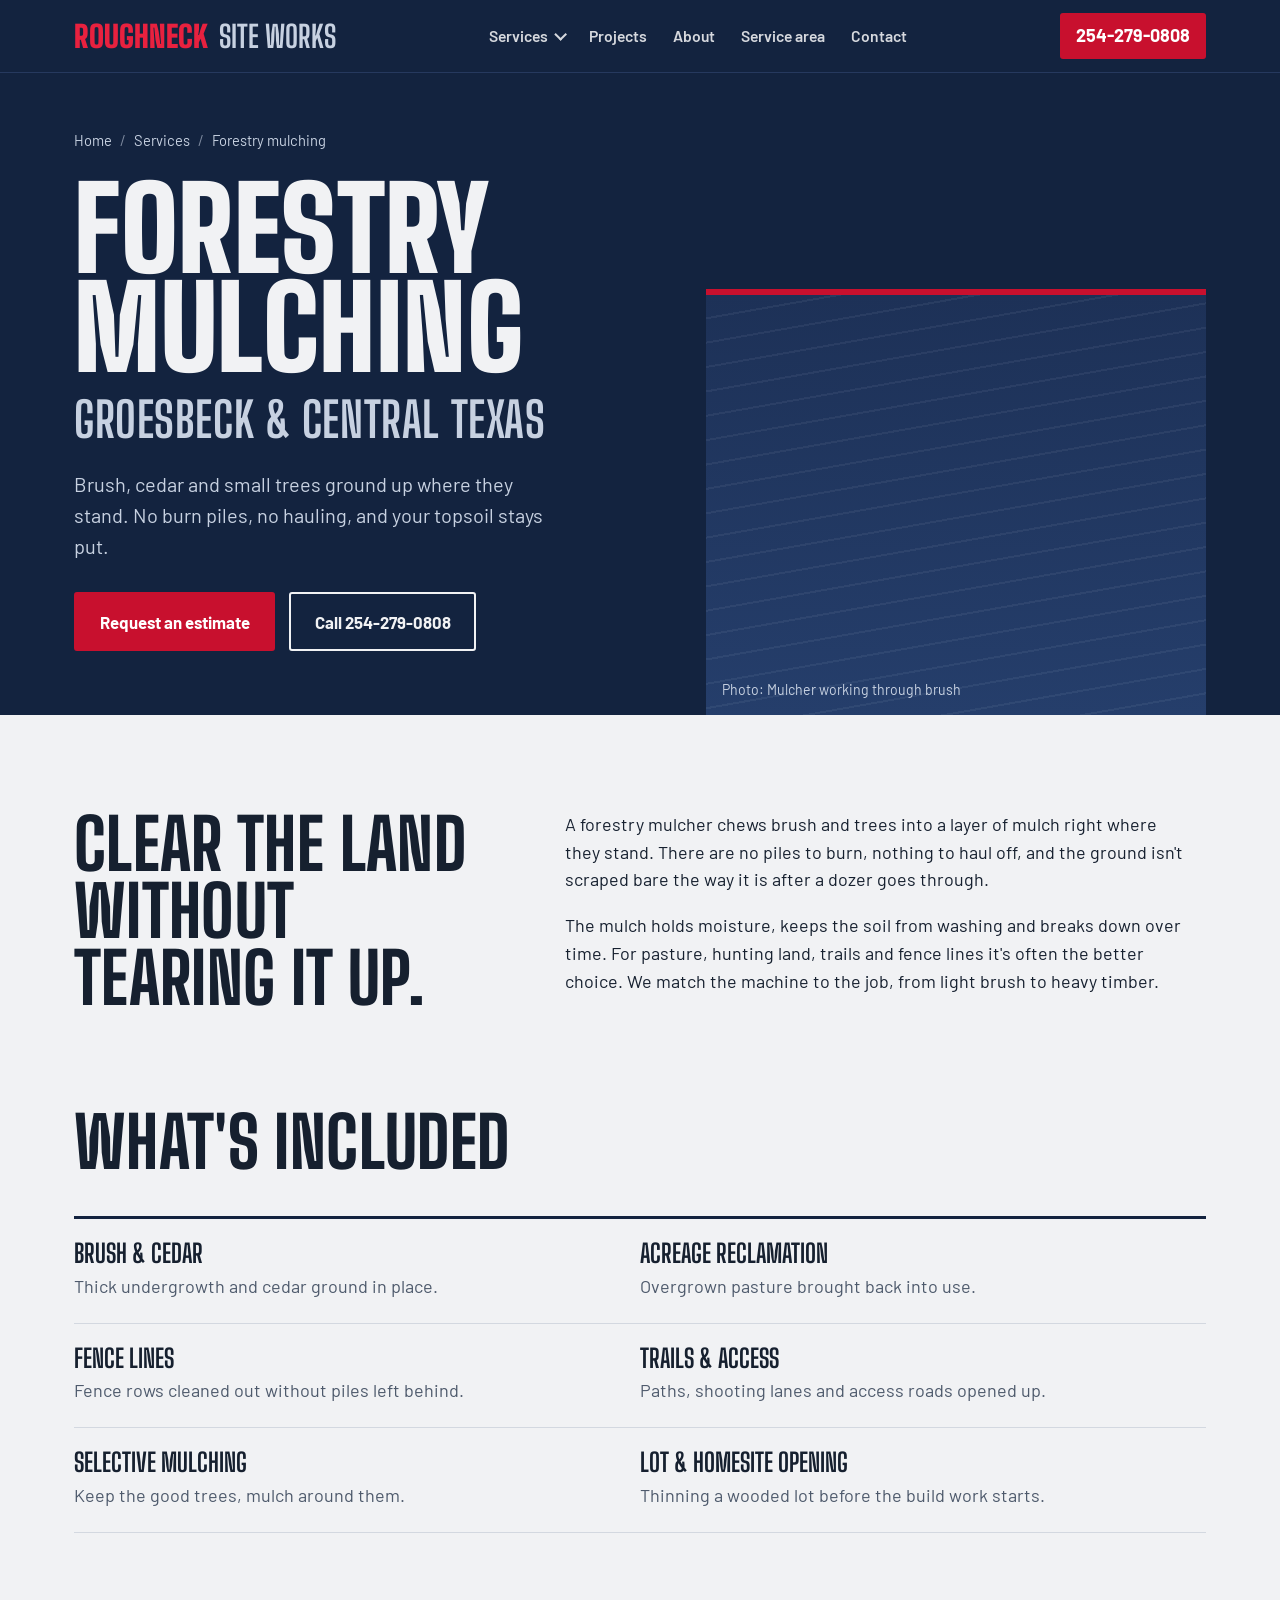
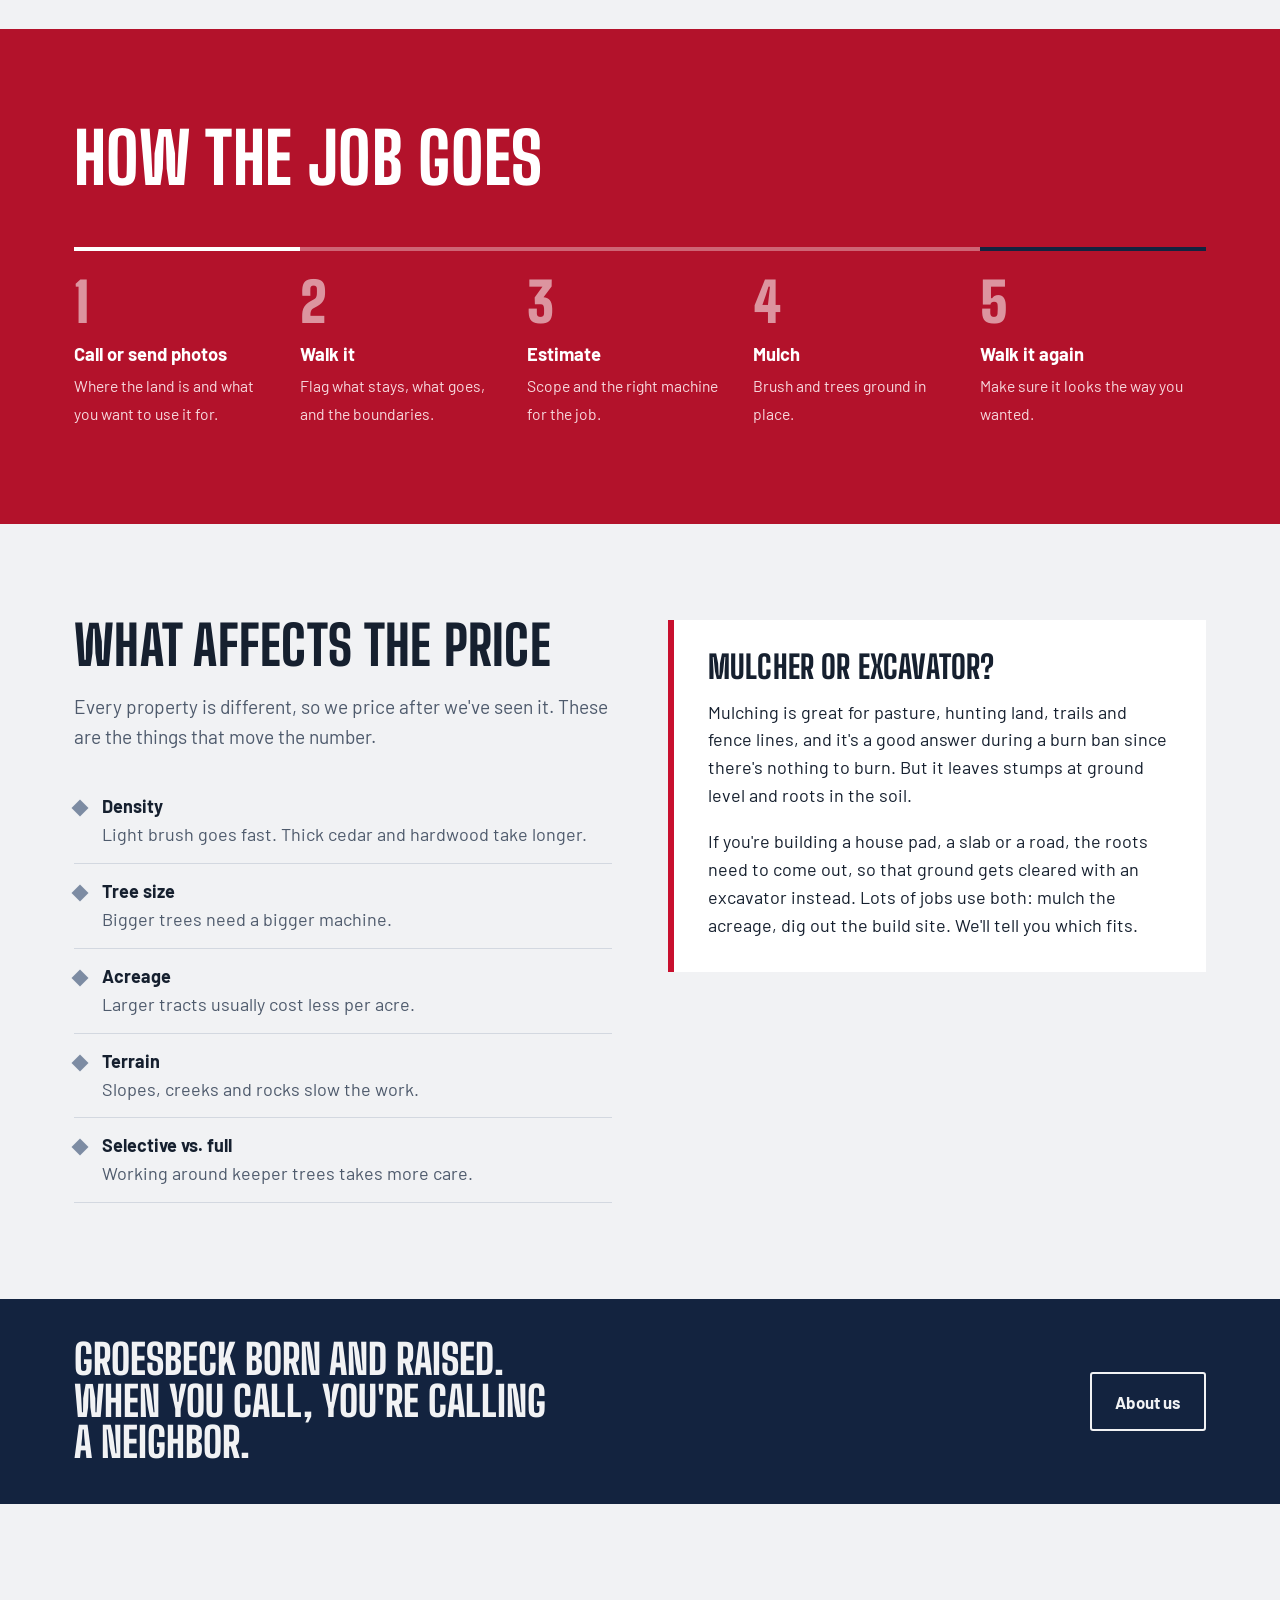
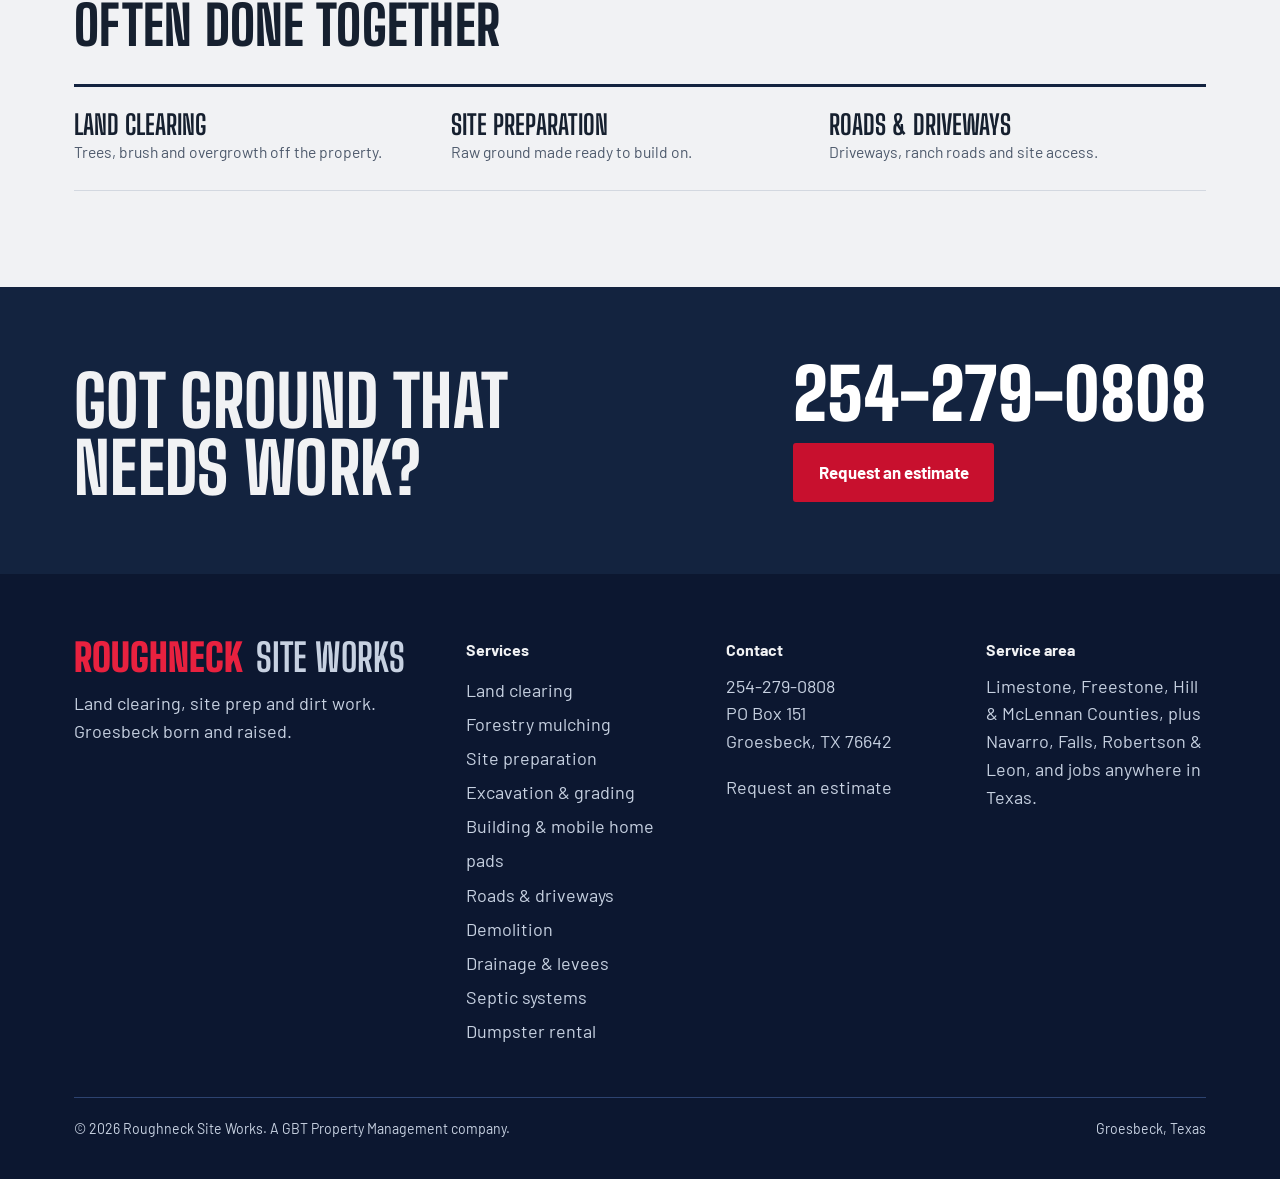
<file: forestry-mulching.html>
<!doctype html>
<html lang="en">
<head>
<meta charset="utf-8">
<meta name="viewport" content="width=device-width, initial-scale=1">
<title>Forestry Mulching in Groesbeck, Mexia &amp; Central Texas | Roughneck Site Works</title>
<meta name="description" content="Forestry mulching for brush, cedar, fence lines, trails and overgrown acreage in Limestone, Freestone, Hill and McLennan Counties. No burn piles, less torn-up ground. Call 254-279-0808.">
<link rel="preconnect" href="https://fonts.googleapis.com"><link rel="preconnect" href="https://fonts.gstatic.com" crossorigin><link href="https://fonts.googleapis.com/css2?family=Big+Shoulders+Display:wght@700;800;900&family=Barlow:ital,wght@0,400;0,500;0,600;0,700;1,400&display=swap" rel="stylesheet">
<link rel="stylesheet" href="/styles.css">
</head>
<body>

<header class="top">
  <div class="wrap">
    <a class="mark" href="/" aria-label="Roughneck Site Works home"><b>Roughneck</b><span>Site Works</span></a>
    <nav class="links" aria-label="Main">
      <details class="dd"><summary>Services</summary><div class="dd-panel"><a href="/land-clearing">Land clearing</a><a href="/forestry-mulching" aria-current="page">Forestry mulching</a><a href="/site-preparation">Site preparation</a><a href="/excavation-grading">Excavation &amp; grading</a><a href="/pads">Building &amp; mobile home pads</a><a href="/roads-driveways">Roads &amp; driveways</a><a href="/demolition">Demolition</a><a href="/drainage-levees">Drainage &amp; levees</a><a href="/septic">Septic systems</a><a href="/dumpster-rental">Dumpster rental</a></div></details>
      <a href="/#projects">Projects</a>
      <a href="/#about">About</a>
      <a href="/#area">Service area</a>
      <a href="/#estimate">Contact</a>
    </nav>
    <a class="call" href="tel:+12542790808">254-279-0808</a>
    <details class="menu"><summary>Menu</summary>
      <div class="menu-panel">
        <a href="/">Home</a>
        <p class="grp">Services</p><div class="sub"><a href="/land-clearing">Land clearing</a><a href="/forestry-mulching">Forestry mulching</a><a href="/site-preparation">Site preparation</a><a href="/excavation-grading">Excavation &amp; grading</a><a href="/pads">Building &amp; mobile home pads</a><a href="/roads-driveways">Roads &amp; driveways</a><a href="/demolition">Demolition</a><a href="/drainage-levees">Drainage &amp; levees</a><a href="/septic">Septic systems</a><a href="/dumpster-rental">Dumpster rental</a></div>
        <a href="/#projects">Projects</a>
        <a href="/#about">About</a>
        <a href="/#area">Service area</a>
        <a href="/#estimate">Request an estimate</a>
        <a href="tel:+12542790808">Call 254-279-0808</a>
      </div>
    </details>
  </div>
</header>
<main>

<section class="p-hero" aria-labelledby="h1">
  <div class="wrap">
    <p class="crumbs"><a href="/">Home</a><span>/</span><a href="/#services">Services</a><span>/</span>Forestry mulching</p>
    <div class="p-hero-grid">
      <div class="p-hero-copy">
        <h1 id="h1">Forestry mulching<span class="where">Groesbeck &amp; Central Texas</span></h1>
        <p class="sub">Brush, cedar and small trees ground up where they stand. No burn piles, no hauling, and your topsoil stays put.</p>
        <div class="ctas">
          <a class="btn btn-flag" href="/#estimate">Request an estimate</a>
          <a class="btn btn-line" href="tel:+12542790808">Call 254-279-0808</a>
        </div>
      </div>
      <!-- PHOTO: replace <div class="ph"></div> with <img src="/photos/forestry-mulching.jpg" alt="..."> -->
      <figure class="p-photo" style="margin:0"><div class="ph"></div><figcaption class="cap">Photo: Mulcher working through brush</figcaption></figure>
    </div>
  </div>
</section>

<section aria-labelledby="intro-h">
  <div class="wrap p-intro">
    <h2 id="intro-h">Clear the land without tearing it up.</h2>
    <div class="body"><p>A forestry mulcher chews brush and trees into a layer of mulch right where they stand. There are no piles to burn, nothing to haul off, and the ground isn&#x27;t scraped bare the way it is after a dozer goes through.</p><p>The mulch holds moisture, keeps the soil from washing and breaks down over time. For pasture, hunting land, trails and fence lines it&#x27;s often the better choice. We match the machine to the job, from light brush to heavy timber.</p></div>
  </div>
</section>

<section style="padding-top:0" aria-labelledby="incl-h">
  <div class="wrap">
    <h2 id="incl-h" style="margin-bottom:40px">What's included</h2>
    <ul class="incl"><li><strong>Brush &amp; cedar</strong><span>Thick undergrowth and cedar ground in place.</span></li><li><strong>Acreage reclamation</strong><span>Overgrown pasture brought back into use.</span></li><li><strong>Fence lines</strong><span>Fence rows cleaned out without piles left behind.</span></li><li><strong>Trails &amp; access</strong><span>Paths, shooting lanes and access roads opened up.</span></li><li><strong>Selective mulching</strong><span>Keep the good trees, mulch around them.</span></li><li><strong>Lot &amp; homesite opening</strong><span>Thinning a wooded lot before the build work starts.</span></li></ul>
  </div>
</section>

<section class="p-process" aria-labelledby="proc-h">
  <div class="wrap">
    <h2 id="proc-h">How the job goes</h2>
    <ol class="steps" style="--n:5"><li><strong>Call or send photos</strong><span>Where the land is and what you want to use it for.</span></li><li><strong>Walk it</strong><span>Flag what stays, what goes, and the boundaries.</span></li><li><strong>Estimate</strong><span>Scope and the right machine for the job.</span></li><li><strong>Mulch</strong><span>Brush and trees ground in place.</span></li><li><strong>Walk it again</strong><span>Make sure it looks the way you wanted.</span></li></ol>
  </div>
</section>

<section aria-label="Pricing and local notes">
  <div class="wrap two">
    <div>
      <h2 style="font-size:clamp(2.2rem,4.5vw,3.4rem)">What affects the price</h2>
      <p class="lede" style="margin-top:20px">Every property is different, so we price after we've seen it. These are the things that move the number.</p>
      <ul class="factors"><li><b>Density</b><span>Light brush goes fast. Thick cedar and hardwood take longer.</span></li><li><b>Tree size</b><span>Bigger trees need a bigger machine.</span></li><li><b>Acreage</b><span>Larger tracts usually cost less per acre.</span></li><li><b>Terrain</b><span>Slopes, creeks and rocks slow the work.</span></li><li><b>Selective vs. full</b><span>Working around keeper trees takes more care.</span></li></ul>
    </div>
    <div class="ground">
      <h3>Mulcher or excavator?</h3>
      <p>Mulching is great for pasture, hunting land, trails and fence lines, and it&#x27;s a good answer during a burn ban since there&#x27;s nothing to burn. But it leaves stumps at ground level and roots in the soil.</p><p>If you&#x27;re building a house pad, a slab or a road, the roots need to come out, so that ground gets cleared with an excavator instead. Lots of jobs use both: mulch the acreage, dig out the build site. We&#x27;ll tell you which fits.</p>
    </div>
  </div>
</section>

<!-- FAQ: service-specific questions go here once the research is in. -->

<section class="local-band" aria-label="Local">
  <div class="wrap">
    <p>Groesbeck born and raised. When you call, you're calling a neighbor.</p>
    <a class="btn btn-line" href="/#about">About us</a>
  </div>
</section>

<section aria-labelledby="rel-h">
  <div class="wrap">
    <h2 id="rel-h" style="font-size:clamp(2.2rem,4.5vw,3.4rem);margin-bottom:32px">Often done together</h2>
    <div class="related"><a href="/land-clearing"><strong>Land clearing</strong><span>Trees, brush and overgrowth off the property.</span></a><a href="/site-preparation"><strong>Site preparation</strong><span>Raw ground made ready to build on.</span></a><a href="/roads-driveways"><strong>Roads &amp; driveways</strong><span>Driveways, ranch roads and site access.</span></a></div>
  </div>
</section>

<section class="cta-band" aria-label="Request an estimate">
  <div class="wrap">
    <h2>Got ground that needs work?</h2>
    <div>
      <a class="bigphone" href="tel:+12542790808">254-279-0808</a>
      <div class="ctas"><a class="btn btn-flag" href="/#estimate">Request an estimate</a></div>
    </div>
  </div>
</section>
</main>

<footer>
  <div class="wrap">
    <div class="foot">
      <div>
        <a class="mark" href="/"><b>Roughneck</b><span>Site Works</span></a>
        <p style="margin-top:14px;max-width:36ch">Land clearing, site prep and dirt work. Groesbeck born and raised.</p>
      </div>
      <div><h4>Services</h4><ul><li><a href="/land-clearing">Land clearing</a></li><li><a href="/forestry-mulching">Forestry mulching</a></li><li><a href="/site-preparation">Site preparation</a></li><li><a href="/excavation-grading">Excavation &amp; grading</a></li><li><a href="/pads">Building &amp; mobile home pads</a></li><li><a href="/roads-driveways">Roads &amp; driveways</a></li><li><a href="/demolition">Demolition</a></li><li><a href="/drainage-levees">Drainage &amp; levees</a></li><li><a href="/septic">Septic systems</a></li><li><a href="/dumpster-rental">Dumpster rental</a></li></ul></div>
      <div>
        <h4>Contact</h4>
        <p><a href="tel:+12542790808">254-279-0808</a><br>PO Box 151<br>Groesbeck, TX 76642</p>
        <p><a href="/#estimate">Request an estimate</a></p>
      </div>
      <div>
        <h4>Service area</h4>
        <p>Limestone, Freestone, Hill &amp; McLennan Counties, plus Navarro, Falls, Robertson &amp; Leon, and jobs anywhere in Texas.</p>
      </div>
    </div>
    <div class="fine"><span>© <span class="yr">2026</span> Roughneck Site Works. A <a href="https://www.gbtpm.com">GBT Property Management</a> company.</span><span>Groesbeck, Texas</span></div>
  </div>
</footer>
<a class="mobile-call" href="tel:+12542790808">Call 254-279-0808</a>
<script>
document.querySelectorAll('.yr').forEach(n=>n.textContent=new Date().getFullYear());
// close menus when clicking elsewhere or following a link
document.addEventListener('click',ev=>{document.querySelectorAll('details.dd[open],details.menu[open]').forEach(d=>{if(!d.contains(ev.target)||ev.target.closest('a'))d.removeAttribute('open')})});
document.addEventListener('keydown',ev=>{if(ev.key==='Escape')document.querySelectorAll('details[open]').forEach(d=>d.removeAttribute('open'))});
</script>
</body>
</html>
</file>
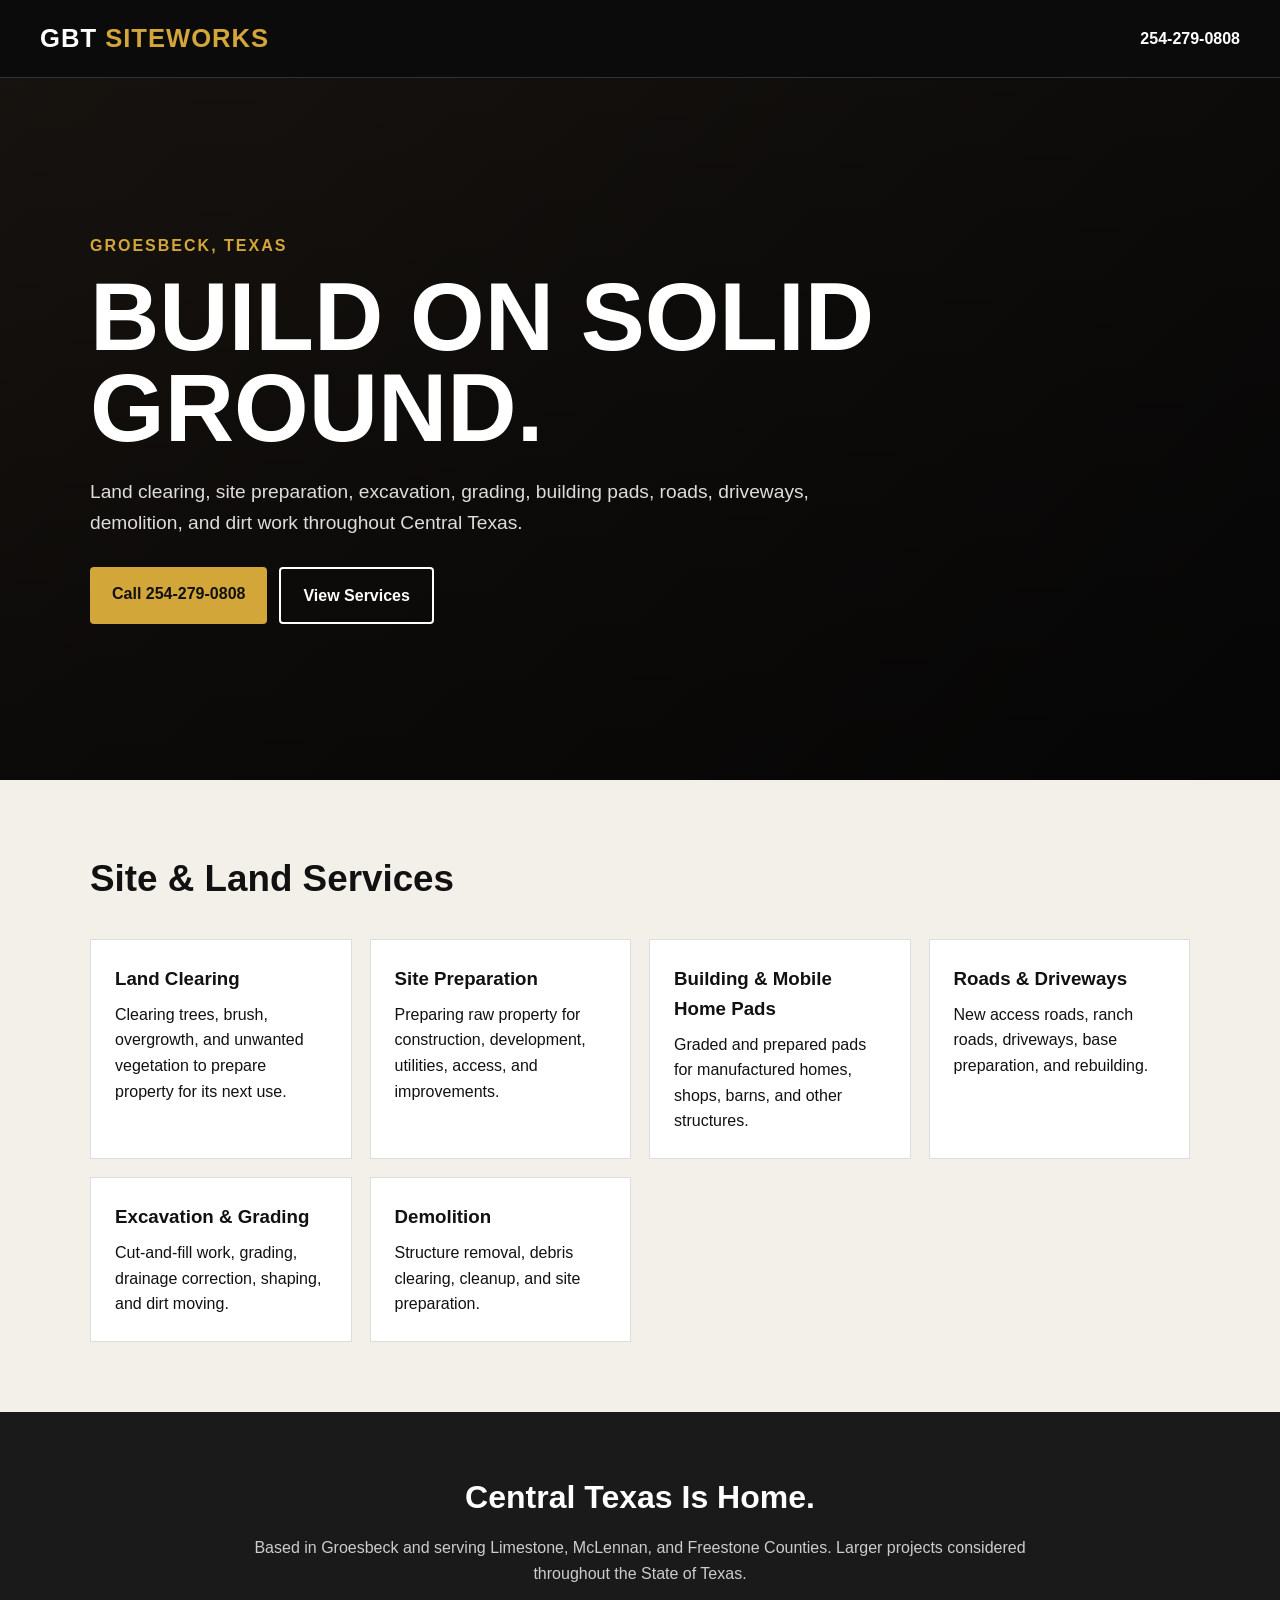
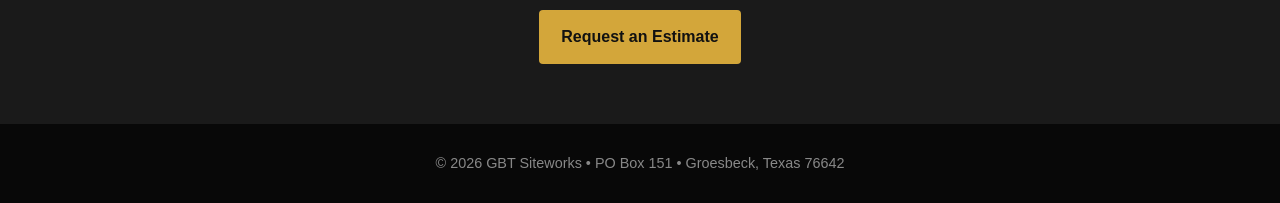
<file: GBT-Siteworks-index.html>
<!DOCTYPE html>
<html lang="en">
<head>
  <meta charset="UTF-8" />
  <meta name="viewport" content="width=device-width, initial-scale=1.0" />
  <title>GBT Siteworks | Land Clearing & Site Preparation</title>
  <meta
    name="description"
    content="GBT Siteworks provides land clearing, site preparation, grading, pads, roads, driveways, demolition, and excavation services throughout Central Texas."
  />

  <style>
    * { box-sizing: border-box; margin: 0; padding: 0; }
    body {
      font-family: Arial, Helvetica, sans-serif;
      background: #111;
      color: #fff;
      line-height: 1.6;
    }
    header {
      background: #0b0b0b;
      border-bottom: 1px solid #333;
      padding: 18px 24px;
    }
    .nav {
      max-width: 1200px;
      margin: 0 auto;
      display: flex;
      justify-content: space-between;
      align-items: center;
      gap: 20px;
    }
    .logo {
      font-size: 1.6rem;
      font-weight: 800;
      letter-spacing: 1px;
    }
    .logo span { color: #d3a63a; }
    .phone {
      color: #fff;
      text-decoration: none;
      font-weight: 700;
    }
    .hero {
      min-height: 78vh;
      display: flex;
      align-items: center;
      background:
        linear-gradient(rgba(0,0,0,.65), rgba(0,0,0,.75)),
        linear-gradient(135deg, #40352a, #141414);
      padding: 70px 24px;
    }
    .hero-inner {
      width: 100%;
      max-width: 1100px;
      margin: 0 auto;
    }
    .eyebrow {
      color: #d3a63a;
      font-weight: 700;
      text-transform: uppercase;
      letter-spacing: 2px;
      margin-bottom: 12px;
    }
    h1 {
      font-size: clamp(3rem, 8vw, 6rem);
      line-height: .95;
      max-width: 900px;
      margin-bottom: 24px;
      text-transform: uppercase;
    }
    .hero p {
      max-width: 760px;
      font-size: 1.2rem;
      color: #ddd;
      margin-bottom: 28px;
    }
    .buttons {
      display: flex;
      flex-wrap: wrap;
      gap: 12px;
    }
    .btn {
      display: inline-block;
      padding: 14px 22px;
      text-decoration: none;
      font-weight: 800;
      border-radius: 4px;
    }
    .btn-primary {
      background: #d3a63a;
      color: #111;
    }
    .btn-secondary {
      border: 2px solid #fff;
      color: #fff;
    }
    .services {
      background: #f3f0e9;
      color: #111;
      padding: 70px 24px;
    }
    .services-inner {
      max-width: 1100px;
      margin: 0 auto;
    }
    .services h2 {
      font-size: 2.3rem;
      margin-bottom: 30px;
    }
    .grid {
      display: grid;
      grid-template-columns: repeat(auto-fit, minmax(220px, 1fr));
      gap: 18px;
    }
    .card {
      background: #fff;
      border: 1px solid #ddd;
      padding: 24px;
      min-height: 150px;
    }
    .card h3 { margin-bottom: 8px; }
    .area {
      background: #1a1a1a;
      padding: 60px 24px;
      text-align: center;
    }
    .area h2 {
      font-size: 2rem;
      margin-bottom: 12px;
    }
    .area p {
      color: #ccc;
      max-width: 800px;
      margin: 0 auto 24px;
    }
    footer {
      background: #080808;
      padding: 28px 24px;
      text-align: center;
      color: #888;
      font-size: .9rem;
    }
    @media (max-width: 650px) {
      .nav {
        align-items: flex-start;
        flex-direction: column;
      }
      .hero { min-height: auto; }
    }
  </style>
</head>

<body>

  <header>
    <div class="nav">
      <div class="logo">GBT <span>SITEWORKS</span></div>
      <a class="phone" href="tel:2542790808">254-279-0808</a>
    </div>
  </header>

  <main>

    <section class="hero">
      <div class="hero-inner">
        <div class="eyebrow">Groesbeck, Texas</div>
        <h1>Build On Solid Ground.</h1>
        <p>
          Land clearing, site preparation, excavation, grading, building pads,
          roads, driveways, demolition, and dirt work throughout Central Texas.
        </p>

        <div class="buttons">
          <a href="tel:2542790808" class="btn btn-primary">Call 254-279-0808</a>
          <a href="#services" class="btn btn-secondary">View Services</a>
        </div>
      </div>
    </section>

    <section class="services" id="services">
      <div class="services-inner">
        <h2>Site & Land Services</h2>

        <div class="grid">
          <div class="card">
            <h3>Land Clearing</h3>
            <p>Clearing trees, brush, overgrowth, and unwanted vegetation to prepare property for its next use.</p>
          </div>

          <div class="card">
            <h3>Site Preparation</h3>
            <p>Preparing raw property for construction, development, utilities, access, and improvements.</p>
          </div>

          <div class="card">
            <h3>Building & Mobile Home Pads</h3>
            <p>Graded and prepared pads for manufactured homes, shops, barns, and other structures.</p>
          </div>

          <div class="card">
            <h3>Roads & Driveways</h3>
            <p>New access roads, ranch roads, driveways, base preparation, and rebuilding.</p>
          </div>

          <div class="card">
            <h3>Excavation & Grading</h3>
            <p>Cut-and-fill work, grading, drainage correction, shaping, and dirt moving.</p>
          </div>

          <div class="card">
            <h3>Demolition</h3>
            <p>Structure removal, debris clearing, cleanup, and site preparation.</p>
          </div>
        </div>
      </div>
    </section>

    <section class="area">
      <h2>Central Texas Is Home.</h2>
      <p>
        Based in Groesbeck and serving Limestone, McLennan, and Freestone Counties.
        Larger projects considered throughout the State of Texas.
      </p>

      <a href="tel:2542790808" class="btn btn-primary">Request an Estimate</a>
    </section>

  </main>

  <footer>
    <p>© 2026 GBT Siteworks • PO Box 151 • Groesbeck, Texas 76642</p>
  </footer>

</body>
</html>
</file>
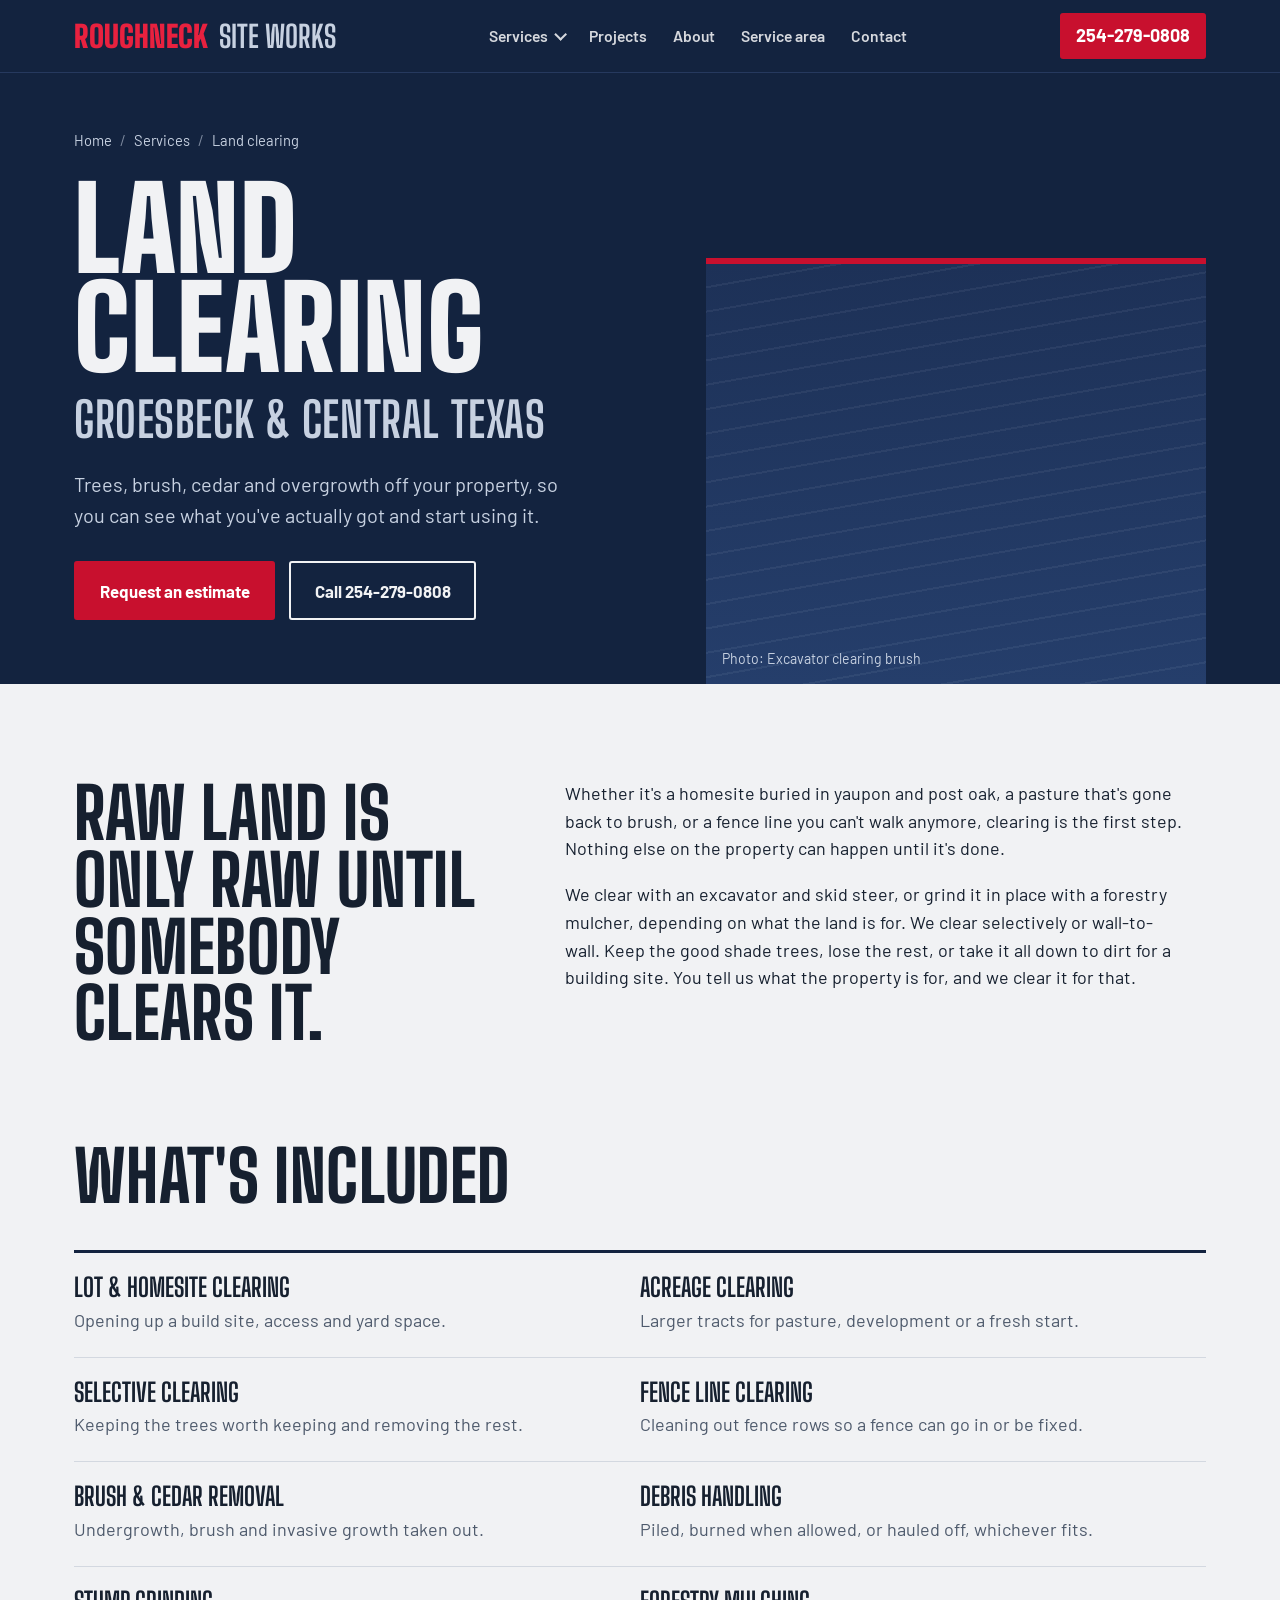
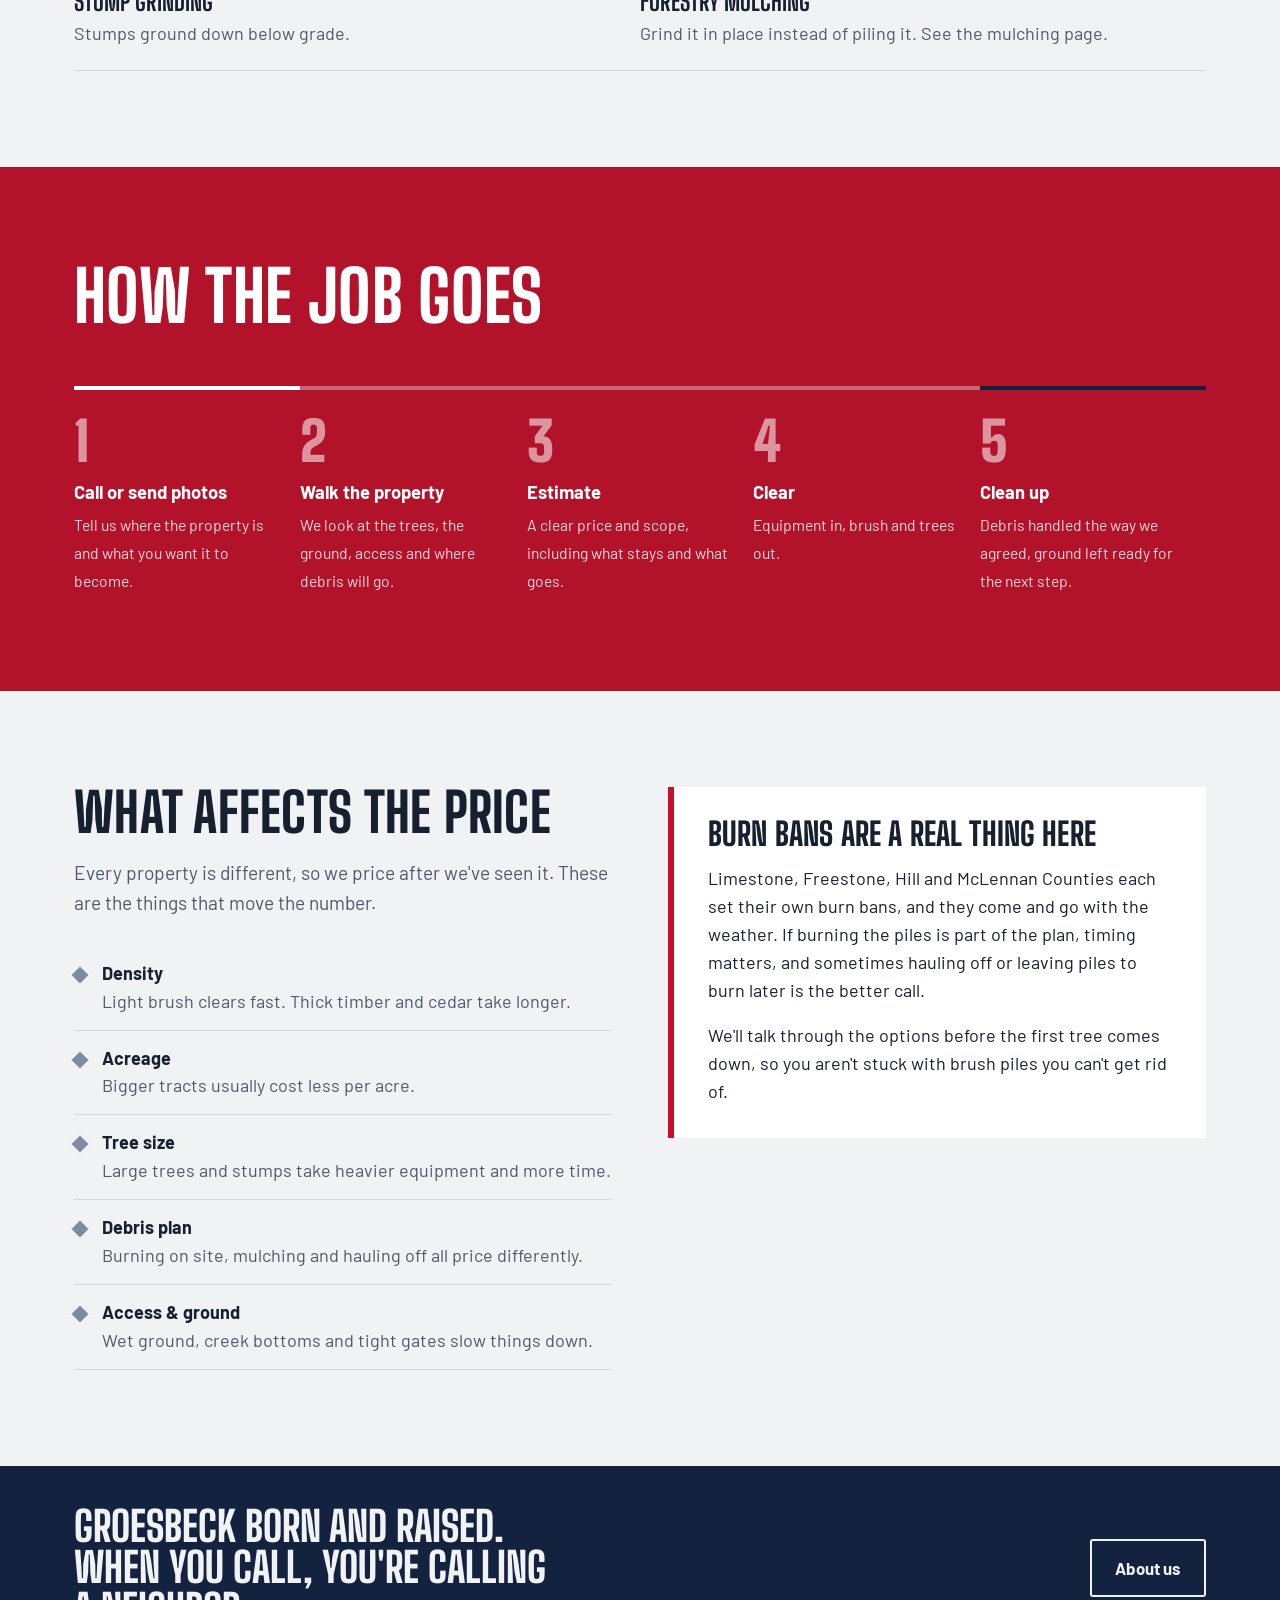
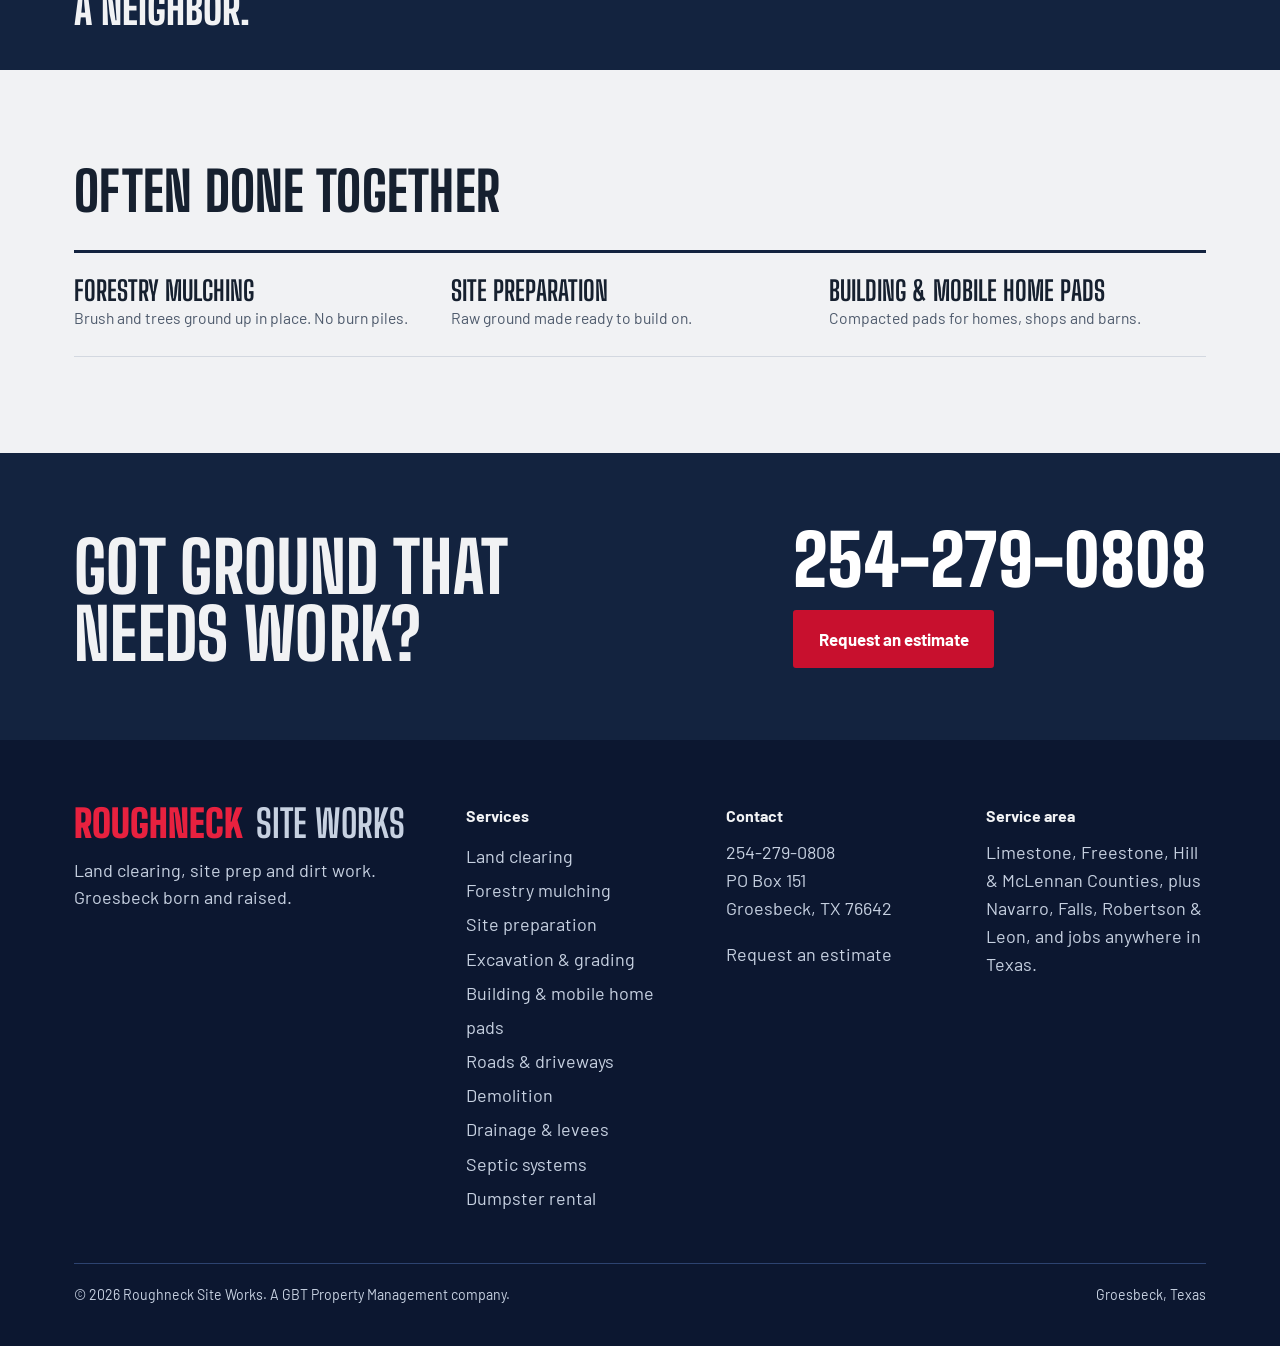
<file: land-clearing.html>
<!doctype html>
<html lang="en">
<head>
<meta charset="utf-8">
<meta name="viewport" content="width=device-width, initial-scale=1">
<title>Land Clearing in Groesbeck, Mexia &amp; Central Texas | Roughneck Site Works</title>
<meta name="description" content="Tree, brush and overgrowth removal for homesites, pasture, fence lines and development in Limestone, Freestone, Hill and McLennan Counties. Call Roughneck Site Works at 254-279-0808.">
<link rel="preconnect" href="https://fonts.googleapis.com"><link rel="preconnect" href="https://fonts.gstatic.com" crossorigin><link href="https://fonts.googleapis.com/css2?family=Big+Shoulders+Display:wght@700;800;900&family=Barlow:ital,wght@0,400;0,500;0,600;0,700;1,400&display=swap" rel="stylesheet">
<link rel="stylesheet" href="/styles.css">
</head>
<body>

<header class="top">
  <div class="wrap">
    <a class="mark" href="/" aria-label="Roughneck Site Works home"><b>Roughneck</b><span>Site Works</span></a>
    <nav class="links" aria-label="Main">
      <details class="dd"><summary>Services</summary><div class="dd-panel"><a href="/land-clearing" aria-current="page">Land clearing</a><a href="/forestry-mulching">Forestry mulching</a><a href="/site-preparation">Site preparation</a><a href="/excavation-grading">Excavation &amp; grading</a><a href="/pads">Building &amp; mobile home pads</a><a href="/roads-driveways">Roads &amp; driveways</a><a href="/demolition">Demolition</a><a href="/drainage-levees">Drainage &amp; levees</a><a href="/septic">Septic systems</a><a href="/dumpster-rental">Dumpster rental</a></div></details>
      <a href="/#projects">Projects</a>
      <a href="/#about">About</a>
      <a href="/#area">Service area</a>
      <a href="/#estimate">Contact</a>
    </nav>
    <a class="call" href="tel:+12542790808">254-279-0808</a>
    <details class="menu"><summary>Menu</summary>
      <div class="menu-panel">
        <a href="/">Home</a>
        <p class="grp">Services</p><div class="sub"><a href="/land-clearing">Land clearing</a><a href="/forestry-mulching">Forestry mulching</a><a href="/site-preparation">Site preparation</a><a href="/excavation-grading">Excavation &amp; grading</a><a href="/pads">Building &amp; mobile home pads</a><a href="/roads-driveways">Roads &amp; driveways</a><a href="/demolition">Demolition</a><a href="/drainage-levees">Drainage &amp; levees</a><a href="/septic">Septic systems</a><a href="/dumpster-rental">Dumpster rental</a></div>
        <a href="/#projects">Projects</a>
        <a href="/#about">About</a>
        <a href="/#area">Service area</a>
        <a href="/#estimate">Request an estimate</a>
        <a href="tel:+12542790808">Call 254-279-0808</a>
      </div>
    </details>
  </div>
</header>
<main>

<section class="p-hero" aria-labelledby="h1">
  <div class="wrap">
    <p class="crumbs"><a href="/">Home</a><span>/</span><a href="/#services">Services</a><span>/</span>Land clearing</p>
    <div class="p-hero-grid">
      <div class="p-hero-copy">
        <h1 id="h1">Land clearing<span class="where">Groesbeck &amp; Central Texas</span></h1>
        <p class="sub">Trees, brush, cedar and overgrowth off your property, so you can see what you&#x27;ve actually got and start using it.</p>
        <div class="ctas">
          <a class="btn btn-flag" href="/#estimate">Request an estimate</a>
          <a class="btn btn-line" href="tel:+12542790808">Call 254-279-0808</a>
        </div>
      </div>
      <!-- PHOTO: replace <div class="ph"></div> with <img src="/photos/land-clearing.jpg" alt="..."> -->
      <figure class="p-photo" style="margin:0"><div class="ph"></div><figcaption class="cap">Photo: Excavator clearing brush</figcaption></figure>
    </div>
  </div>
</section>

<section aria-labelledby="intro-h">
  <div class="wrap p-intro">
    <h2 id="intro-h">Raw land is only raw until somebody clears it.</h2>
    <div class="body"><p>Whether it&#x27;s a homesite buried in yaupon and post oak, a pasture that&#x27;s gone back to brush, or a fence line you can&#x27;t walk anymore, clearing is the first step. Nothing else on the property can happen until it&#x27;s done.</p><p>We clear with an excavator and skid steer, or grind it in place with a forestry mulcher, depending on what the land is for. We clear selectively or wall-to-wall. Keep the good shade trees, lose the rest, or take it all down to dirt for a building site. You tell us what the property is for, and we clear it for that.</p></div>
  </div>
</section>

<section style="padding-top:0" aria-labelledby="incl-h">
  <div class="wrap">
    <h2 id="incl-h" style="margin-bottom:40px">What's included</h2>
    <ul class="incl"><li><strong>Lot &amp; homesite clearing</strong><span>Opening up a build site, access and yard space.</span></li><li><strong>Acreage clearing</strong><span>Larger tracts for pasture, development or a fresh start.</span></li><li><strong>Selective clearing</strong><span>Keeping the trees worth keeping and removing the rest.</span></li><li><strong>Fence line clearing</strong><span>Cleaning out fence rows so a fence can go in or be fixed.</span></li><li><strong>Brush &amp; cedar removal</strong><span>Undergrowth, brush and invasive growth taken out.</span></li><li><strong>Debris handling</strong><span>Piled, burned when allowed, or hauled off, whichever fits.</span></li><li><strong>Stump grinding</strong><span>Stumps ground down below grade.</span></li><li><strong>Forestry mulching</strong><span>Grind it in place instead of piling it. See the mulching page.</span></li></ul>
  </div>
</section>

<section class="p-process" aria-labelledby="proc-h">
  <div class="wrap">
    <h2 id="proc-h">How the job goes</h2>
    <ol class="steps" style="--n:5"><li><strong>Call or send photos</strong><span>Tell us where the property is and what you want it to become.</span></li><li><strong>Walk the property</strong><span>We look at the trees, the ground, access and where debris will go.</span></li><li><strong>Estimate</strong><span>A clear price and scope, including what stays and what goes.</span></li><li><strong>Clear</strong><span>Equipment in, brush and trees out.</span></li><li><strong>Clean up</strong><span>Debris handled the way we agreed, ground left ready for the next step.</span></li></ol>
  </div>
</section>

<section aria-label="Pricing and local notes">
  <div class="wrap two">
    <div>
      <h2 style="font-size:clamp(2.2rem,4.5vw,3.4rem)">What affects the price</h2>
      <p class="lede" style="margin-top:20px">Every property is different, so we price after we've seen it. These are the things that move the number.</p>
      <ul class="factors"><li><b>Density</b><span>Light brush clears fast. Thick timber and cedar take longer.</span></li><li><b>Acreage</b><span>Bigger tracts usually cost less per acre.</span></li><li><b>Tree size</b><span>Large trees and stumps take heavier equipment and more time.</span></li><li><b>Debris plan</b><span>Burning on site, mulching and hauling off all price differently.</span></li><li><b>Access &amp; ground</b><span>Wet ground, creek bottoms and tight gates slow things down.</span></li></ul>
    </div>
    <div class="ground">
      <h3>Burn bans are a real thing here</h3>
      <p>Limestone, Freestone, Hill and McLennan Counties each set their own burn bans, and they come and go with the weather. If burning the piles is part of the plan, timing matters, and sometimes hauling off or leaving piles to burn later is the better call.</p><p>We&#x27;ll talk through the options before the first tree comes down, so you aren&#x27;t stuck with brush piles you can&#x27;t get rid of.</p>
    </div>
  </div>
</section>

<!-- FAQ: service-specific questions go here once the research is in. -->

<section class="local-band" aria-label="Local">
  <div class="wrap">
    <p>Groesbeck born and raised. When you call, you're calling a neighbor.</p>
    <a class="btn btn-line" href="/#about">About us</a>
  </div>
</section>

<section aria-labelledby="rel-h">
  <div class="wrap">
    <h2 id="rel-h" style="font-size:clamp(2.2rem,4.5vw,3.4rem);margin-bottom:32px">Often done together</h2>
    <div class="related"><a href="/forestry-mulching"><strong>Forestry mulching</strong><span>Brush and trees ground up in place. No burn piles.</span></a><a href="/site-preparation"><strong>Site preparation</strong><span>Raw ground made ready to build on.</span></a><a href="/pads"><strong>Building &amp; mobile home pads</strong><span>Compacted pads for homes, shops and barns.</span></a></div>
  </div>
</section>

<section class="cta-band" aria-label="Request an estimate">
  <div class="wrap">
    <h2>Got ground that needs work?</h2>
    <div>
      <a class="bigphone" href="tel:+12542790808">254-279-0808</a>
      <div class="ctas"><a class="btn btn-flag" href="/#estimate">Request an estimate</a></div>
    </div>
  </div>
</section>
</main>

<footer>
  <div class="wrap">
    <div class="foot">
      <div>
        <a class="mark" href="/"><b>Roughneck</b><span>Site Works</span></a>
        <p style="margin-top:14px;max-width:36ch">Land clearing, site prep and dirt work. Groesbeck born and raised.</p>
      </div>
      <div><h4>Services</h4><ul><li><a href="/land-clearing">Land clearing</a></li><li><a href="/forestry-mulching">Forestry mulching</a></li><li><a href="/site-preparation">Site preparation</a></li><li><a href="/excavation-grading">Excavation &amp; grading</a></li><li><a href="/pads">Building &amp; mobile home pads</a></li><li><a href="/roads-driveways">Roads &amp; driveways</a></li><li><a href="/demolition">Demolition</a></li><li><a href="/drainage-levees">Drainage &amp; levees</a></li><li><a href="/septic">Septic systems</a></li><li><a href="/dumpster-rental">Dumpster rental</a></li></ul></div>
      <div>
        <h4>Contact</h4>
        <p><a href="tel:+12542790808">254-279-0808</a><br>PO Box 151<br>Groesbeck, TX 76642</p>
        <p><a href="/#estimate">Request an estimate</a></p>
      </div>
      <div>
        <h4>Service area</h4>
        <p>Limestone, Freestone, Hill &amp; McLennan Counties, plus Navarro, Falls, Robertson &amp; Leon, and jobs anywhere in Texas.</p>
      </div>
    </div>
    <div class="fine"><span>© <span class="yr">2026</span> Roughneck Site Works. A <a href="https://www.gbtpm.com">GBT Property Management</a> company.</span><span>Groesbeck, Texas</span></div>
  </div>
</footer>
<a class="mobile-call" href="tel:+12542790808">Call 254-279-0808</a>
<script>
document.querySelectorAll('.yr').forEach(n=>n.textContent=new Date().getFullYear());
// close menus when clicking elsewhere or following a link
document.addEventListener('click',ev=>{document.querySelectorAll('details.dd[open],details.menu[open]').forEach(d=>{if(!d.contains(ev.target)||ev.target.closest('a'))d.removeAttribute('open')})});
document.addEventListener('keydown',ev=>{if(ev.key==='Escape')document.querySelectorAll('details[open]').forEach(d=>d.removeAttribute('open'))});
</script>
</body>
</html>
</file>
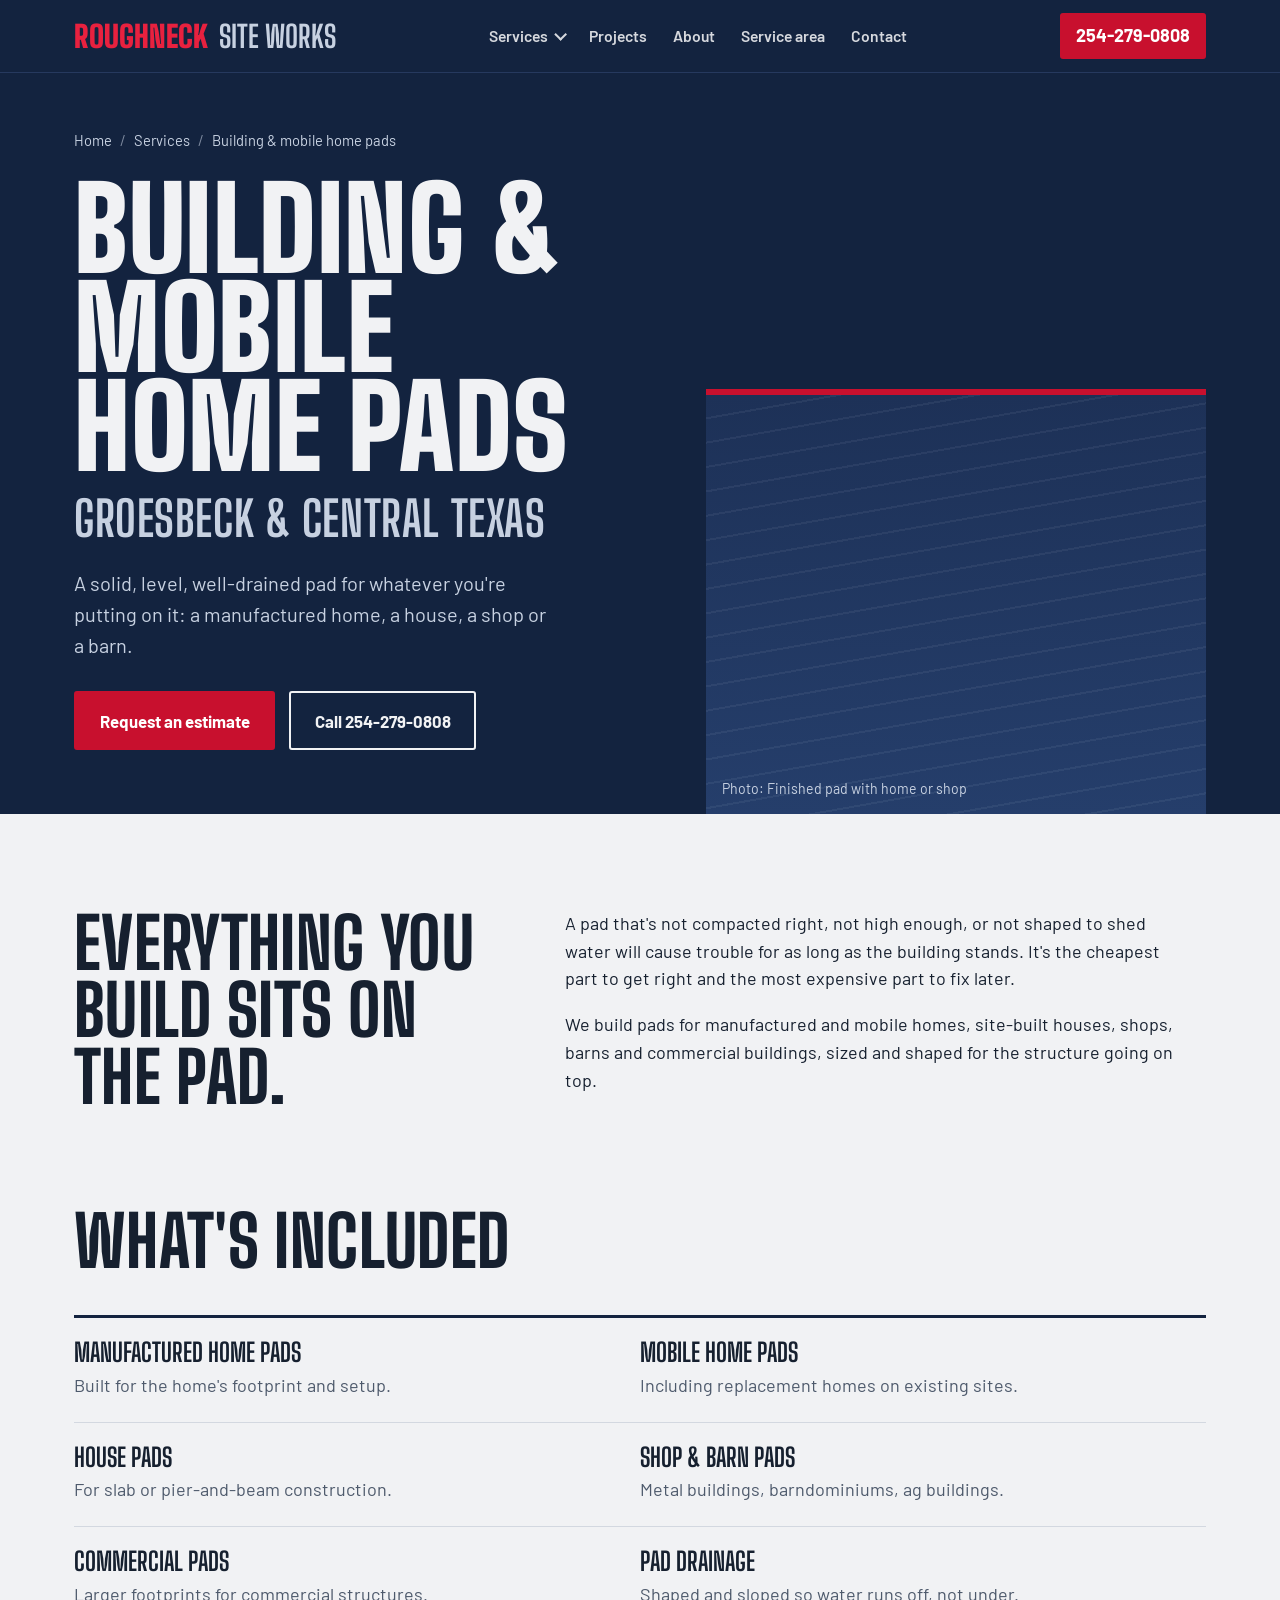
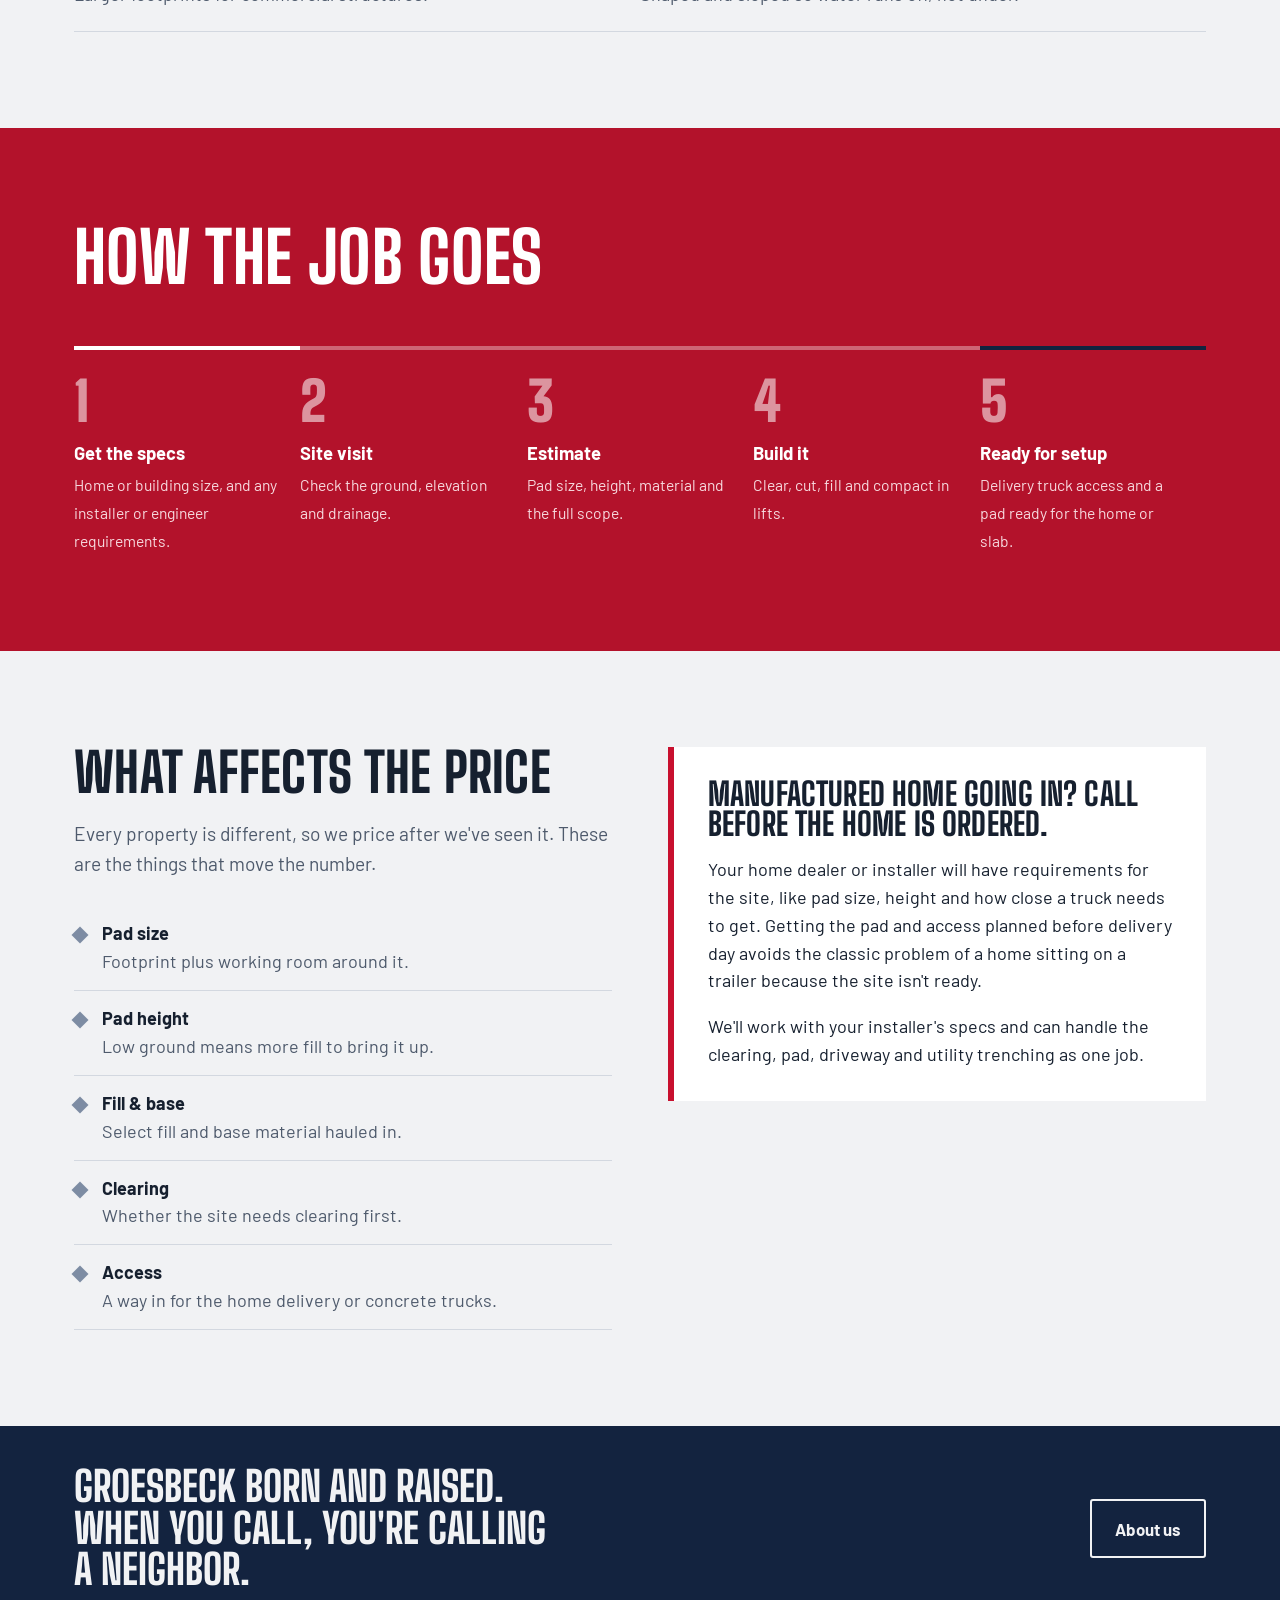
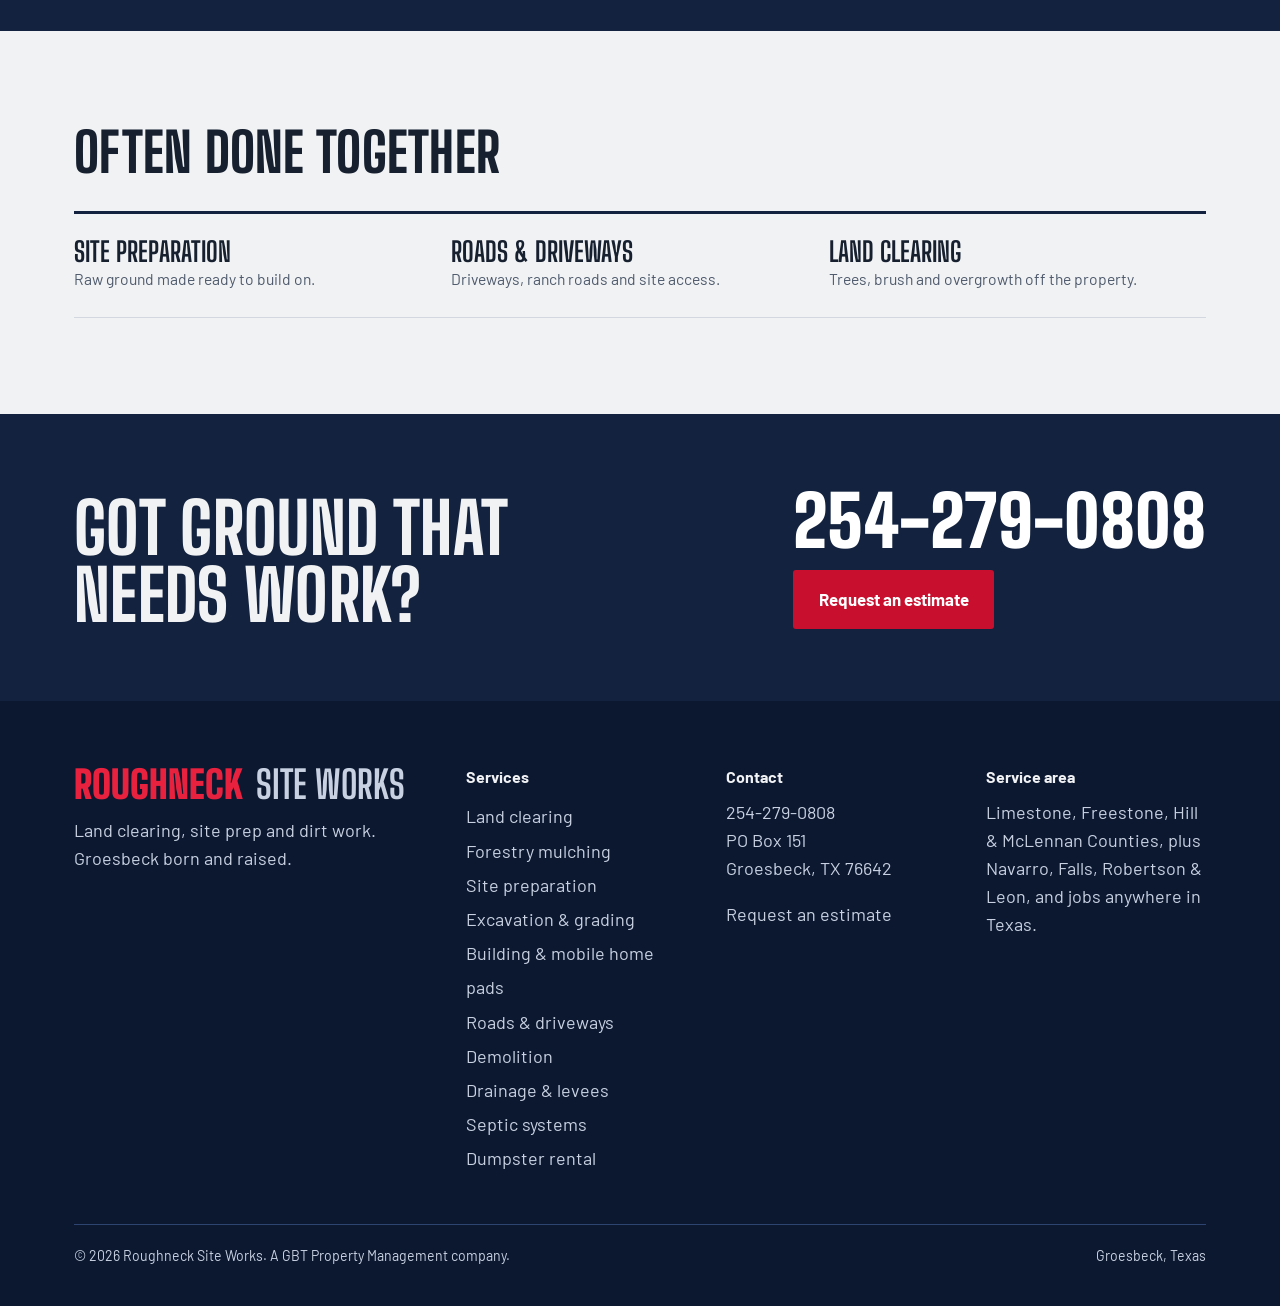
<file: pads.html>
<!doctype html>
<html lang="en">
<head>
<meta charset="utf-8">
<meta name="viewport" content="width=device-width, initial-scale=1">
<title>Mobile Home Pads &amp; Building Pads in Groesbeck &amp; Central Texas | Roughneck Site Works</title>
<meta name="description" content="Compacted building pads for manufactured and mobile homes, houses, shops, barns and commercial buildings in Limestone, Freestone, Hill and McLennan Counties. Call 254-279-0808.">
<link rel="preconnect" href="https://fonts.googleapis.com"><link rel="preconnect" href="https://fonts.gstatic.com" crossorigin><link href="https://fonts.googleapis.com/css2?family=Big+Shoulders+Display:wght@700;800;900&family=Barlow:ital,wght@0,400;0,500;0,600;0,700;1,400&display=swap" rel="stylesheet">
<link rel="stylesheet" href="/styles.css">
</head>
<body>

<header class="top">
  <div class="wrap">
    <a class="mark" href="/" aria-label="Roughneck Site Works home"><b>Roughneck</b><span>Site Works</span></a>
    <nav class="links" aria-label="Main">
      <details class="dd"><summary>Services</summary><div class="dd-panel"><a href="/land-clearing">Land clearing</a><a href="/forestry-mulching">Forestry mulching</a><a href="/site-preparation">Site preparation</a><a href="/excavation-grading">Excavation &amp; grading</a><a href="/pads" aria-current="page">Building &amp; mobile home pads</a><a href="/roads-driveways">Roads &amp; driveways</a><a href="/demolition">Demolition</a><a href="/drainage-levees">Drainage &amp; levees</a><a href="/septic">Septic systems</a><a href="/dumpster-rental">Dumpster rental</a></div></details>
      <a href="/#projects">Projects</a>
      <a href="/#about">About</a>
      <a href="/#area">Service area</a>
      <a href="/#estimate">Contact</a>
    </nav>
    <a class="call" href="tel:+12542790808">254-279-0808</a>
    <details class="menu"><summary>Menu</summary>
      <div class="menu-panel">
        <a href="/">Home</a>
        <p class="grp">Services</p><div class="sub"><a href="/land-clearing">Land clearing</a><a href="/forestry-mulching">Forestry mulching</a><a href="/site-preparation">Site preparation</a><a href="/excavation-grading">Excavation &amp; grading</a><a href="/pads">Building &amp; mobile home pads</a><a href="/roads-driveways">Roads &amp; driveways</a><a href="/demolition">Demolition</a><a href="/drainage-levees">Drainage &amp; levees</a><a href="/septic">Septic systems</a><a href="/dumpster-rental">Dumpster rental</a></div>
        <a href="/#projects">Projects</a>
        <a href="/#about">About</a>
        <a href="/#area">Service area</a>
        <a href="/#estimate">Request an estimate</a>
        <a href="tel:+12542790808">Call 254-279-0808</a>
      </div>
    </details>
  </div>
</header>
<main>

<section class="p-hero" aria-labelledby="h1">
  <div class="wrap">
    <p class="crumbs"><a href="/">Home</a><span>/</span><a href="/#services">Services</a><span>/</span>Building &amp; mobile home pads</p>
    <div class="p-hero-grid">
      <div class="p-hero-copy">
        <h1 id="h1">Building &amp; mobile home pads<span class="where">Groesbeck &amp; Central Texas</span></h1>
        <p class="sub">A solid, level, well-drained pad for whatever you&#x27;re putting on it: a manufactured home, a house, a shop or a barn.</p>
        <div class="ctas">
          <a class="btn btn-flag" href="/#estimate">Request an estimate</a>
          <a class="btn btn-line" href="tel:+12542790808">Call 254-279-0808</a>
        </div>
      </div>
      <!-- PHOTO: replace <div class="ph"></div> with <img src="/photos/pads.jpg" alt="..."> -->
      <figure class="p-photo" style="margin:0"><div class="ph"></div><figcaption class="cap">Photo: Finished pad with home or shop</figcaption></figure>
    </div>
  </div>
</section>

<section aria-labelledby="intro-h">
  <div class="wrap p-intro">
    <h2 id="intro-h">Everything you build sits on the pad.</h2>
    <div class="body"><p>A pad that&#x27;s not compacted right, not high enough, or not shaped to shed water will cause trouble for as long as the building stands. It&#x27;s the cheapest part to get right and the most expensive part to fix later.</p><p>We build pads for manufactured and mobile homes, site-built houses, shops, barns and commercial buildings, sized and shaped for the structure going on top.</p></div>
  </div>
</section>

<section style="padding-top:0" aria-labelledby="incl-h">
  <div class="wrap">
    <h2 id="incl-h" style="margin-bottom:40px">What's included</h2>
    <ul class="incl"><li><strong>Manufactured home pads</strong><span>Built for the home&#x27;s footprint and setup.</span></li><li><strong>Mobile home pads</strong><span>Including replacement homes on existing sites.</span></li><li><strong>House pads</strong><span>For slab or pier-and-beam construction.</span></li><li><strong>Shop &amp; barn pads</strong><span>Metal buildings, barndominiums, ag buildings.</span></li><li><strong>Commercial pads</strong><span>Larger footprints for commercial structures.</span></li><li><strong>Pad drainage</strong><span>Shaped and sloped so water runs off, not under.</span></li></ul>
  </div>
</section>

<section class="p-process" aria-labelledby="proc-h">
  <div class="wrap">
    <h2 id="proc-h">How the job goes</h2>
    <ol class="steps" style="--n:5"><li><strong>Get the specs</strong><span>Home or building size, and any installer or engineer requirements.</span></li><li><strong>Site visit</strong><span>Check the ground, elevation and drainage.</span></li><li><strong>Estimate</strong><span>Pad size, height, material and the full scope.</span></li><li><strong>Build it</strong><span>Clear, cut, fill and compact in lifts.</span></li><li><strong>Ready for setup</strong><span>Delivery truck access and a pad ready for the home or slab.</span></li></ol>
  </div>
</section>

<section aria-label="Pricing and local notes">
  <div class="wrap two">
    <div>
      <h2 style="font-size:clamp(2.2rem,4.5vw,3.4rem)">What affects the price</h2>
      <p class="lede" style="margin-top:20px">Every property is different, so we price after we've seen it. These are the things that move the number.</p>
      <ul class="factors"><li><b>Pad size</b><span>Footprint plus working room around it.</span></li><li><b>Pad height</b><span>Low ground means more fill to bring it up.</span></li><li><b>Fill &amp; base</b><span>Select fill and base material hauled in.</span></li><li><b>Clearing</b><span>Whether the site needs clearing first.</span></li><li><b>Access</b><span>A way in for the home delivery or concrete trucks.</span></li></ul>
    </div>
    <div class="ground">
      <h3>Manufactured home going in? Call before the home is ordered.</h3>
      <p>Your home dealer or installer will have requirements for the site, like pad size, height and how close a truck needs to get. Getting the pad and access planned before delivery day avoids the classic problem of a home sitting on a trailer because the site isn&#x27;t ready.</p><p>We&#x27;ll work with your installer&#x27;s specs and can handle the clearing, pad, driveway and utility trenching as one job.</p>
    </div>
  </div>
</section>

<!-- FAQ: service-specific questions go here once the research is in. -->

<section class="local-band" aria-label="Local">
  <div class="wrap">
    <p>Groesbeck born and raised. When you call, you're calling a neighbor.</p>
    <a class="btn btn-line" href="/#about">About us</a>
  </div>
</section>

<section aria-labelledby="rel-h">
  <div class="wrap">
    <h2 id="rel-h" style="font-size:clamp(2.2rem,4.5vw,3.4rem);margin-bottom:32px">Often done together</h2>
    <div class="related"><a href="/site-preparation"><strong>Site preparation</strong><span>Raw ground made ready to build on.</span></a><a href="/roads-driveways"><strong>Roads &amp; driveways</strong><span>Driveways, ranch roads and site access.</span></a><a href="/land-clearing"><strong>Land clearing</strong><span>Trees, brush and overgrowth off the property.</span></a></div>
  </div>
</section>

<section class="cta-band" aria-label="Request an estimate">
  <div class="wrap">
    <h2>Got ground that needs work?</h2>
    <div>
      <a class="bigphone" href="tel:+12542790808">254-279-0808</a>
      <div class="ctas"><a class="btn btn-flag" href="/#estimate">Request an estimate</a></div>
    </div>
  </div>
</section>
</main>

<footer>
  <div class="wrap">
    <div class="foot">
      <div>
        <a class="mark" href="/"><b>Roughneck</b><span>Site Works</span></a>
        <p style="margin-top:14px;max-width:36ch">Land clearing, site prep and dirt work. Groesbeck born and raised.</p>
      </div>
      <div><h4>Services</h4><ul><li><a href="/land-clearing">Land clearing</a></li><li><a href="/forestry-mulching">Forestry mulching</a></li><li><a href="/site-preparation">Site preparation</a></li><li><a href="/excavation-grading">Excavation &amp; grading</a></li><li><a href="/pads">Building &amp; mobile home pads</a></li><li><a href="/roads-driveways">Roads &amp; driveways</a></li><li><a href="/demolition">Demolition</a></li><li><a href="/drainage-levees">Drainage &amp; levees</a></li><li><a href="/septic">Septic systems</a></li><li><a href="/dumpster-rental">Dumpster rental</a></li></ul></div>
      <div>
        <h4>Contact</h4>
        <p><a href="tel:+12542790808">254-279-0808</a><br>PO Box 151<br>Groesbeck, TX 76642</p>
        <p><a href="/#estimate">Request an estimate</a></p>
      </div>
      <div>
        <h4>Service area</h4>
        <p>Limestone, Freestone, Hill &amp; McLennan Counties, plus Navarro, Falls, Robertson &amp; Leon, and jobs anywhere in Texas.</p>
      </div>
    </div>
    <div class="fine"><span>© <span class="yr">2026</span> Roughneck Site Works. A <a href="https://www.gbtpm.com">GBT Property Management</a> company.</span><span>Groesbeck, Texas</span></div>
  </div>
</footer>
<a class="mobile-call" href="tel:+12542790808">Call 254-279-0808</a>
<script>
document.querySelectorAll('.yr').forEach(n=>n.textContent=new Date().getFullYear());
// close menus when clicking elsewhere or following a link
document.addEventListener('click',ev=>{document.querySelectorAll('details.dd[open],details.menu[open]').forEach(d=>{if(!d.contains(ev.target)||ev.target.closest('a'))d.removeAttribute('open')})});
document.addEventListener('keydown',ev=>{if(ev.key==='Escape')document.querySelectorAll('details[open]').forEach(d=>d.removeAttribute('open'))});
</script>
</body>
</html>
</file>
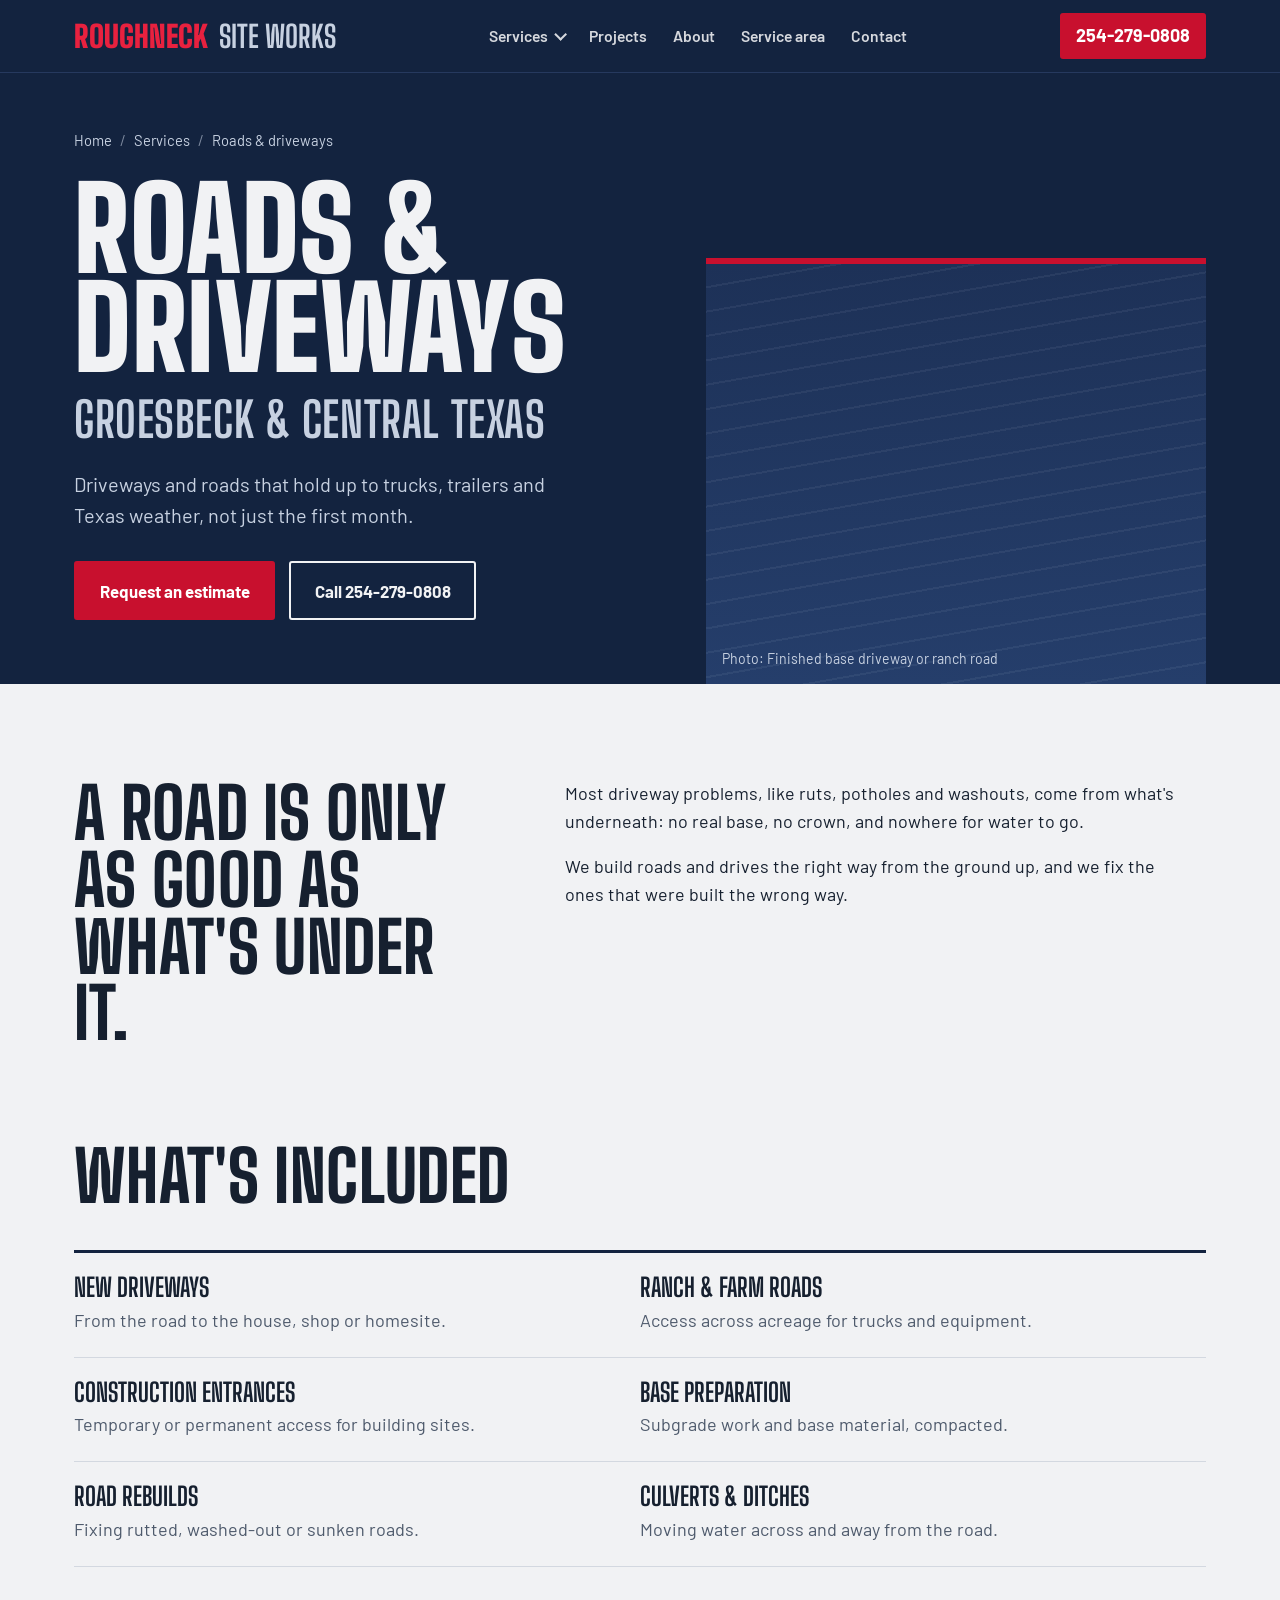
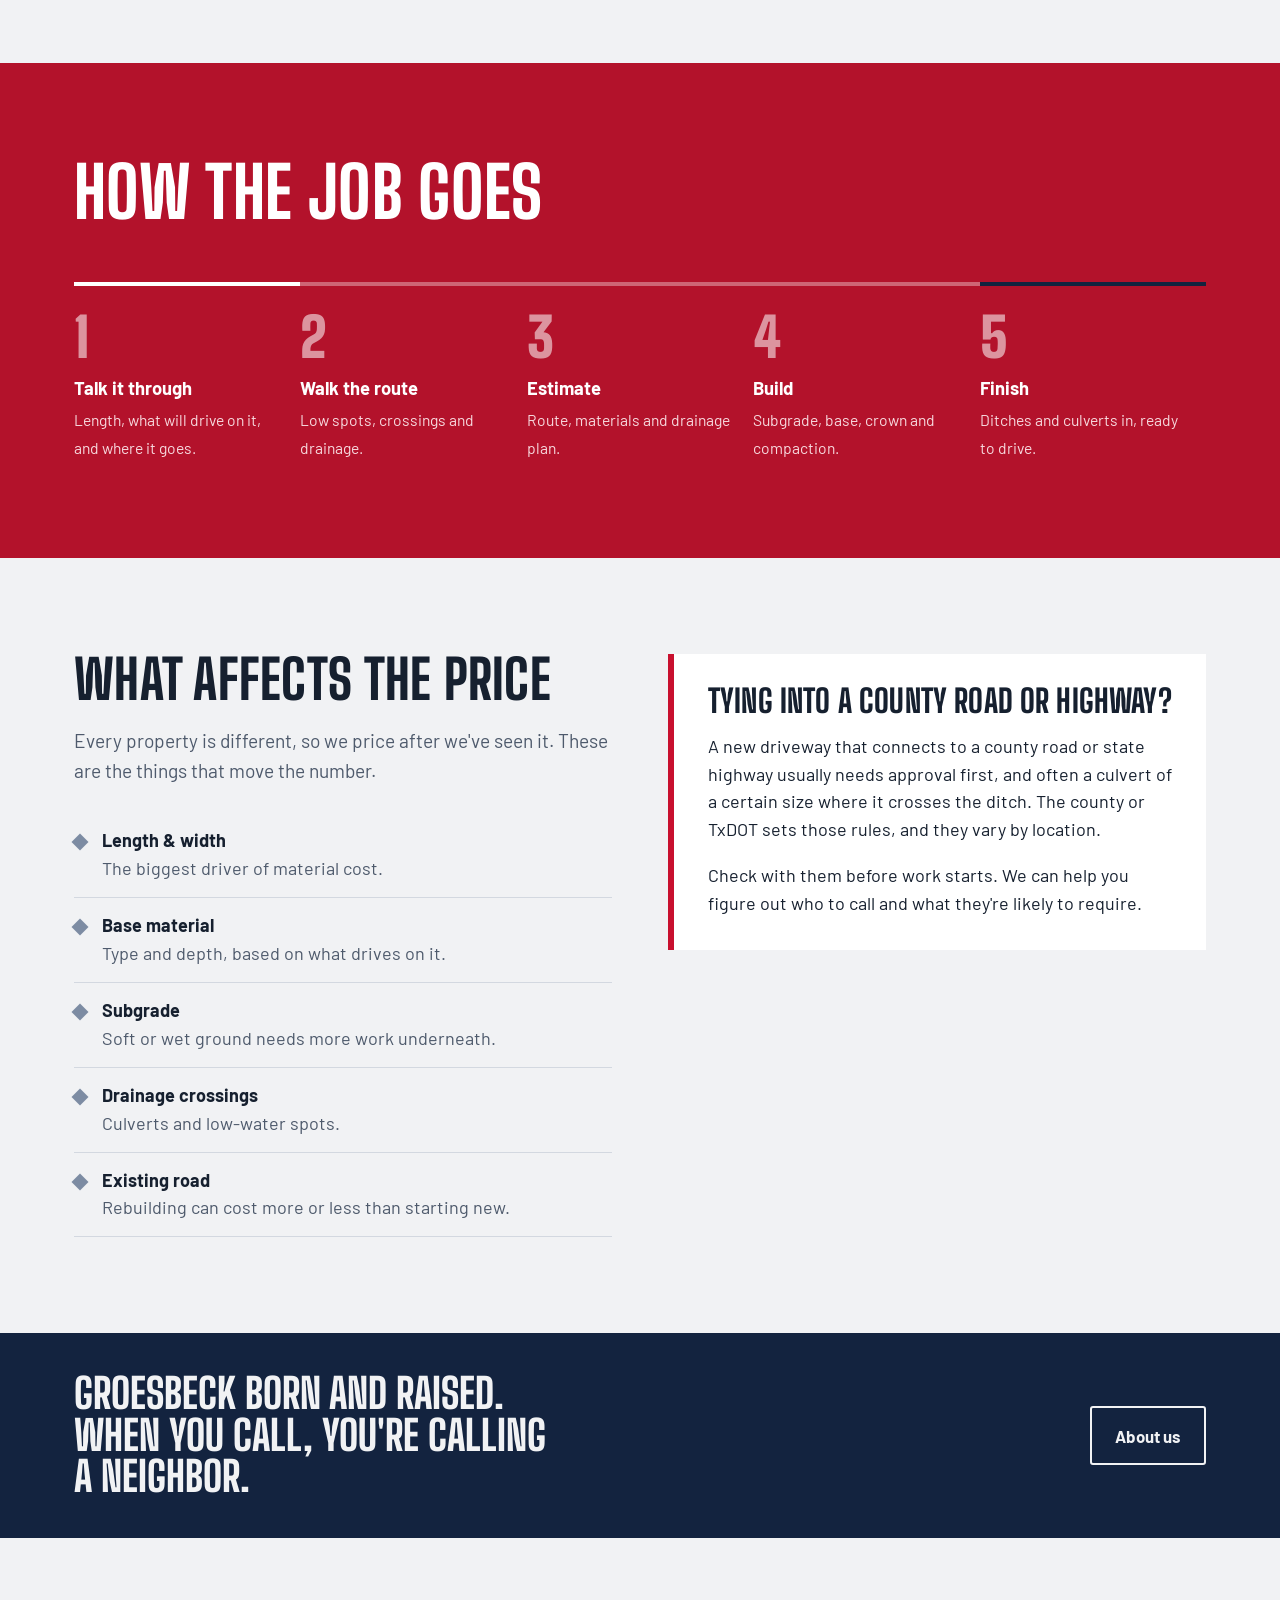
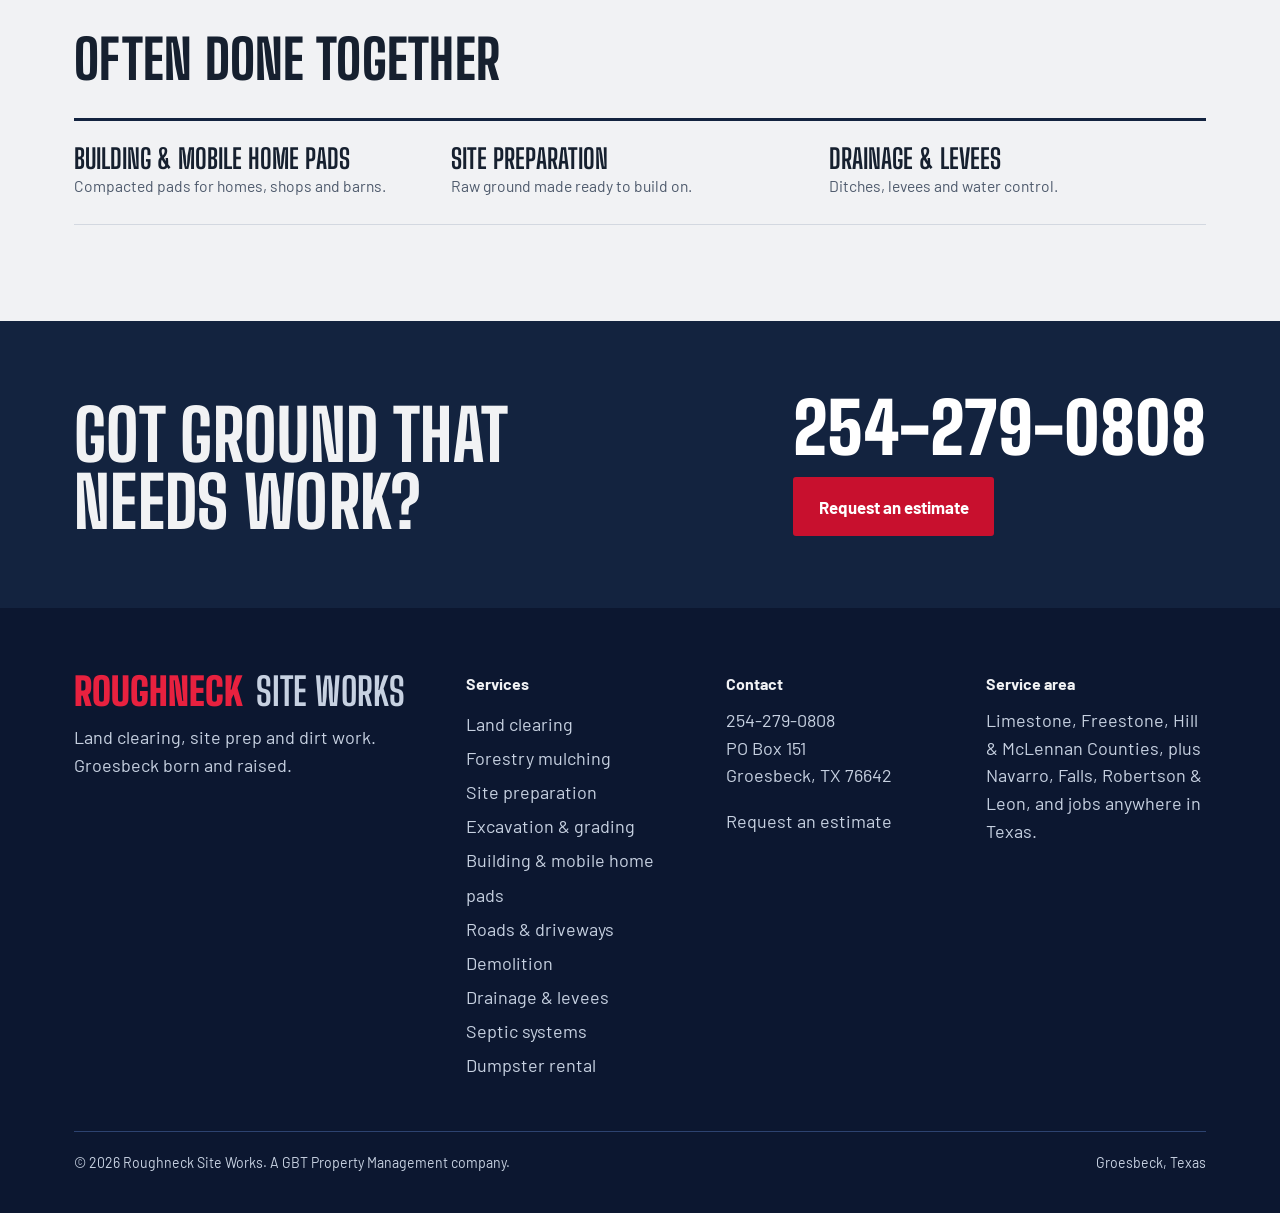
<file: roads-driveways.html>
<!doctype html>
<html lang="en">
<head>
<meta charset="utf-8">
<meta name="viewport" content="width=device-width, initial-scale=1">
<title>Driveways &amp; Ranch Roads in Groesbeck &amp; Central Texas | Roughneck Site Works</title>
<meta name="description" content="New driveways, ranch roads, construction entrances, base prep and road rebuilds in Limestone, Freestone, Hill and McLennan Counties. Call Roughneck Site Works at 254-279-0808.">
<link rel="preconnect" href="https://fonts.googleapis.com"><link rel="preconnect" href="https://fonts.gstatic.com" crossorigin><link href="https://fonts.googleapis.com/css2?family=Big+Shoulders+Display:wght@700;800;900&family=Barlow:ital,wght@0,400;0,500;0,600;0,700;1,400&display=swap" rel="stylesheet">
<link rel="stylesheet" href="/styles.css">
</head>
<body>

<header class="top">
  <div class="wrap">
    <a class="mark" href="/" aria-label="Roughneck Site Works home"><b>Roughneck</b><span>Site Works</span></a>
    <nav class="links" aria-label="Main">
      <details class="dd"><summary>Services</summary><div class="dd-panel"><a href="/land-clearing">Land clearing</a><a href="/forestry-mulching">Forestry mulching</a><a href="/site-preparation">Site preparation</a><a href="/excavation-grading">Excavation &amp; grading</a><a href="/pads">Building &amp; mobile home pads</a><a href="/roads-driveways" aria-current="page">Roads &amp; driveways</a><a href="/demolition">Demolition</a><a href="/drainage-levees">Drainage &amp; levees</a><a href="/septic">Septic systems</a><a href="/dumpster-rental">Dumpster rental</a></div></details>
      <a href="/#projects">Projects</a>
      <a href="/#about">About</a>
      <a href="/#area">Service area</a>
      <a href="/#estimate">Contact</a>
    </nav>
    <a class="call" href="tel:+12542790808">254-279-0808</a>
    <details class="menu"><summary>Menu</summary>
      <div class="menu-panel">
        <a href="/">Home</a>
        <p class="grp">Services</p><div class="sub"><a href="/land-clearing">Land clearing</a><a href="/forestry-mulching">Forestry mulching</a><a href="/site-preparation">Site preparation</a><a href="/excavation-grading">Excavation &amp; grading</a><a href="/pads">Building &amp; mobile home pads</a><a href="/roads-driveways">Roads &amp; driveways</a><a href="/demolition">Demolition</a><a href="/drainage-levees">Drainage &amp; levees</a><a href="/septic">Septic systems</a><a href="/dumpster-rental">Dumpster rental</a></div>
        <a href="/#projects">Projects</a>
        <a href="/#about">About</a>
        <a href="/#area">Service area</a>
        <a href="/#estimate">Request an estimate</a>
        <a href="tel:+12542790808">Call 254-279-0808</a>
      </div>
    </details>
  </div>
</header>
<main>

<section class="p-hero" aria-labelledby="h1">
  <div class="wrap">
    <p class="crumbs"><a href="/">Home</a><span>/</span><a href="/#services">Services</a><span>/</span>Roads &amp; driveways</p>
    <div class="p-hero-grid">
      <div class="p-hero-copy">
        <h1 id="h1">Roads &amp; driveways<span class="where">Groesbeck &amp; Central Texas</span></h1>
        <p class="sub">Driveways and roads that hold up to trucks, trailers and Texas weather, not just the first month.</p>
        <div class="ctas">
          <a class="btn btn-flag" href="/#estimate">Request an estimate</a>
          <a class="btn btn-line" href="tel:+12542790808">Call 254-279-0808</a>
        </div>
      </div>
      <!-- PHOTO: replace <div class="ph"></div> with <img src="/photos/roads-driveways.jpg" alt="..."> -->
      <figure class="p-photo" style="margin:0"><div class="ph"></div><figcaption class="cap">Photo: Finished base driveway or ranch road</figcaption></figure>
    </div>
  </div>
</section>

<section aria-labelledby="intro-h">
  <div class="wrap p-intro">
    <h2 id="intro-h">A road is only as good as what&#x27;s under it.</h2>
    <div class="body"><p>Most driveway problems, like ruts, potholes and washouts, come from what&#x27;s underneath: no real base, no crown, and nowhere for water to go.</p><p>We build roads and drives the right way from the ground up, and we fix the ones that were built the wrong way.</p></div>
  </div>
</section>

<section style="padding-top:0" aria-labelledby="incl-h">
  <div class="wrap">
    <h2 id="incl-h" style="margin-bottom:40px">What's included</h2>
    <ul class="incl"><li><strong>New driveways</strong><span>From the road to the house, shop or homesite.</span></li><li><strong>Ranch &amp; farm roads</strong><span>Access across acreage for trucks and equipment.</span></li><li><strong>Construction entrances</strong><span>Temporary or permanent access for building sites.</span></li><li><strong>Base preparation</strong><span>Subgrade work and base material, compacted.</span></li><li><strong>Road rebuilds</strong><span>Fixing rutted, washed-out or sunken roads.</span></li><li><strong>Culverts &amp; ditches</strong><span>Moving water across and away from the road.</span></li></ul>
  </div>
</section>

<section class="p-process" aria-labelledby="proc-h">
  <div class="wrap">
    <h2 id="proc-h">How the job goes</h2>
    <ol class="steps" style="--n:5"><li><strong>Talk it through</strong><span>Length, what will drive on it, and where it goes.</span></li><li><strong>Walk the route</strong><span>Low spots, crossings and drainage.</span></li><li><strong>Estimate</strong><span>Route, materials and drainage plan.</span></li><li><strong>Build</strong><span>Subgrade, base, crown and compaction.</span></li><li><strong>Finish</strong><span>Ditches and culverts in, ready to drive.</span></li></ol>
  </div>
</section>

<section aria-label="Pricing and local notes">
  <div class="wrap two">
    <div>
      <h2 style="font-size:clamp(2.2rem,4.5vw,3.4rem)">What affects the price</h2>
      <p class="lede" style="margin-top:20px">Every property is different, so we price after we've seen it. These are the things that move the number.</p>
      <ul class="factors"><li><b>Length &amp; width</b><span>The biggest driver of material cost.</span></li><li><b>Base material</b><span>Type and depth, based on what drives on it.</span></li><li><b>Subgrade</b><span>Soft or wet ground needs more work underneath.</span></li><li><b>Drainage crossings</b><span>Culverts and low-water spots.</span></li><li><b>Existing road</b><span>Rebuilding can cost more or less than starting new.</span></li></ul>
    </div>
    <div class="ground">
      <h3>Tying into a county road or highway?</h3>
      <p>A new driveway that connects to a county road or state highway usually needs approval first, and often a culvert of a certain size where it crosses the ditch. The county or TxDOT sets those rules, and they vary by location.</p><p>Check with them before work starts. We can help you figure out who to call and what they&#x27;re likely to require.</p>
    </div>
  </div>
</section>

<!-- FAQ: service-specific questions go here once the research is in. -->

<section class="local-band" aria-label="Local">
  <div class="wrap">
    <p>Groesbeck born and raised. When you call, you're calling a neighbor.</p>
    <a class="btn btn-line" href="/#about">About us</a>
  </div>
</section>

<section aria-labelledby="rel-h">
  <div class="wrap">
    <h2 id="rel-h" style="font-size:clamp(2.2rem,4.5vw,3.4rem);margin-bottom:32px">Often done together</h2>
    <div class="related"><a href="/pads"><strong>Building &amp; mobile home pads</strong><span>Compacted pads for homes, shops and barns.</span></a><a href="/site-preparation"><strong>Site preparation</strong><span>Raw ground made ready to build on.</span></a><a href="/drainage-levees"><strong>Drainage &amp; levees</strong><span>Ditches, levees and water control.</span></a></div>
  </div>
</section>

<section class="cta-band" aria-label="Request an estimate">
  <div class="wrap">
    <h2>Got ground that needs work?</h2>
    <div>
      <a class="bigphone" href="tel:+12542790808">254-279-0808</a>
      <div class="ctas"><a class="btn btn-flag" href="/#estimate">Request an estimate</a></div>
    </div>
  </div>
</section>
</main>

<footer>
  <div class="wrap">
    <div class="foot">
      <div>
        <a class="mark" href="/"><b>Roughneck</b><span>Site Works</span></a>
        <p style="margin-top:14px;max-width:36ch">Land clearing, site prep and dirt work. Groesbeck born and raised.</p>
      </div>
      <div><h4>Services</h4><ul><li><a href="/land-clearing">Land clearing</a></li><li><a href="/forestry-mulching">Forestry mulching</a></li><li><a href="/site-preparation">Site preparation</a></li><li><a href="/excavation-grading">Excavation &amp; grading</a></li><li><a href="/pads">Building &amp; mobile home pads</a></li><li><a href="/roads-driveways">Roads &amp; driveways</a></li><li><a href="/demolition">Demolition</a></li><li><a href="/drainage-levees">Drainage &amp; levees</a></li><li><a href="/septic">Septic systems</a></li><li><a href="/dumpster-rental">Dumpster rental</a></li></ul></div>
      <div>
        <h4>Contact</h4>
        <p><a href="tel:+12542790808">254-279-0808</a><br>PO Box 151<br>Groesbeck, TX 76642</p>
        <p><a href="/#estimate">Request an estimate</a></p>
      </div>
      <div>
        <h4>Service area</h4>
        <p>Limestone, Freestone, Hill &amp; McLennan Counties, plus Navarro, Falls, Robertson &amp; Leon, and jobs anywhere in Texas.</p>
      </div>
    </div>
    <div class="fine"><span>© <span class="yr">2026</span> Roughneck Site Works. A <a href="https://www.gbtpm.com">GBT Property Management</a> company.</span><span>Groesbeck, Texas</span></div>
  </div>
</footer>
<a class="mobile-call" href="tel:+12542790808">Call 254-279-0808</a>
<script>
document.querySelectorAll('.yr').forEach(n=>n.textContent=new Date().getFullYear());
// close menus when clicking elsewhere or following a link
document.addEventListener('click',ev=>{document.querySelectorAll('details.dd[open],details.menu[open]').forEach(d=>{if(!d.contains(ev.target)||ev.target.closest('a'))d.removeAttribute('open')})});
document.addEventListener('keydown',ev=>{if(ev.key==='Escape')document.querySelectorAll('details[open]').forEach(d=>d.removeAttribute('open'))});
</script>
</body>
</html>
</file>
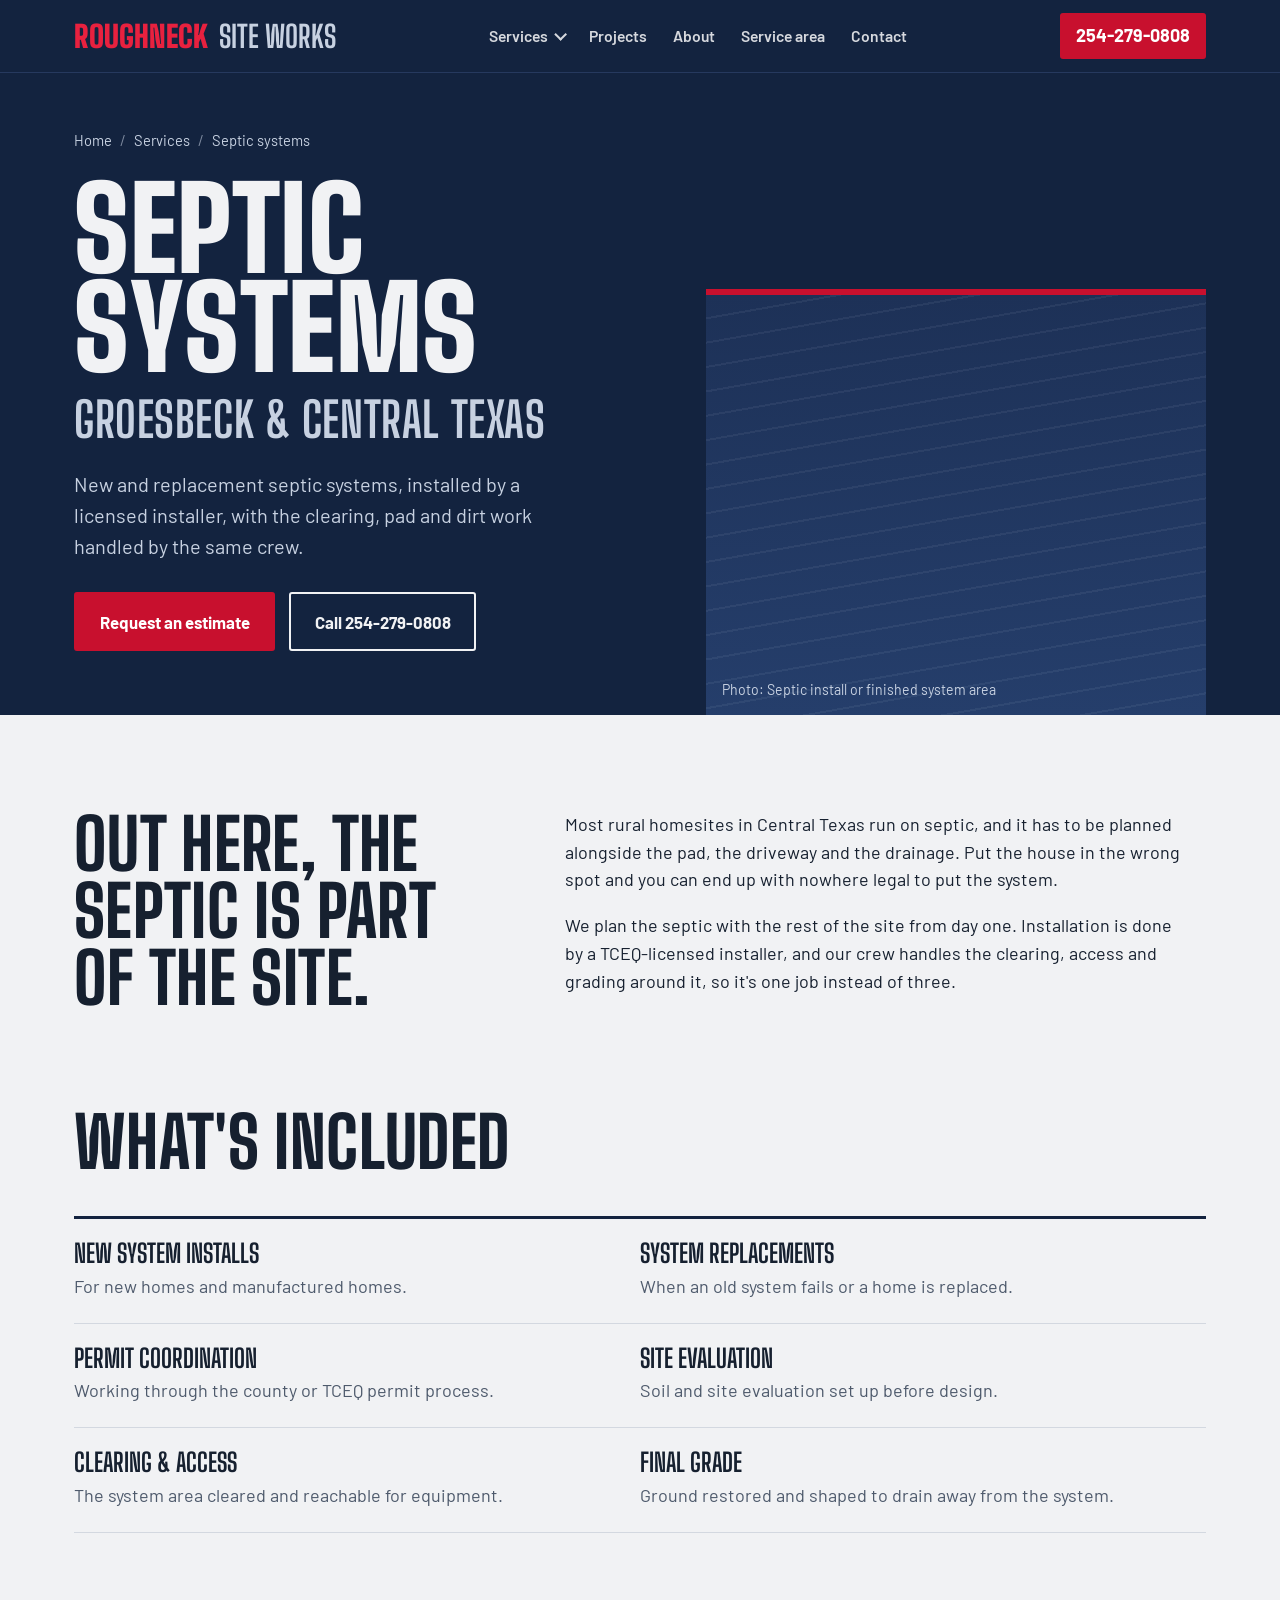
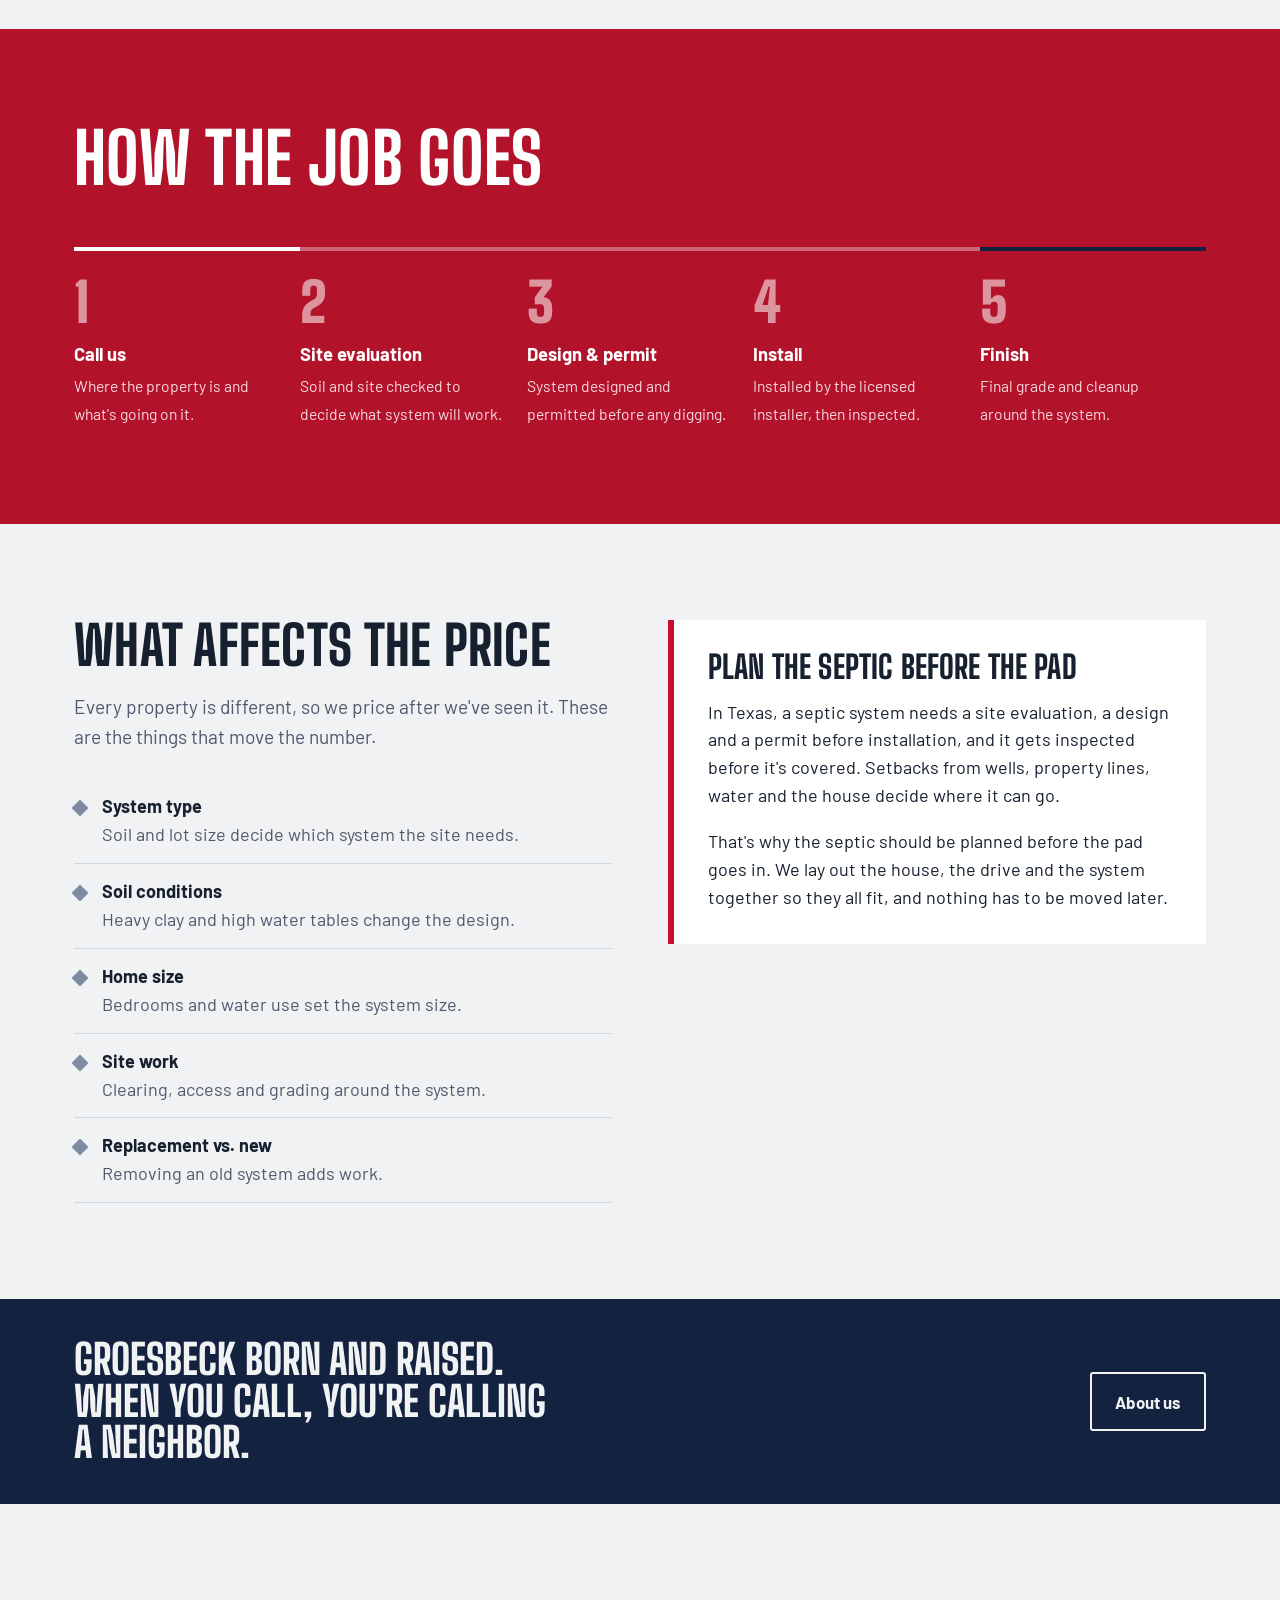
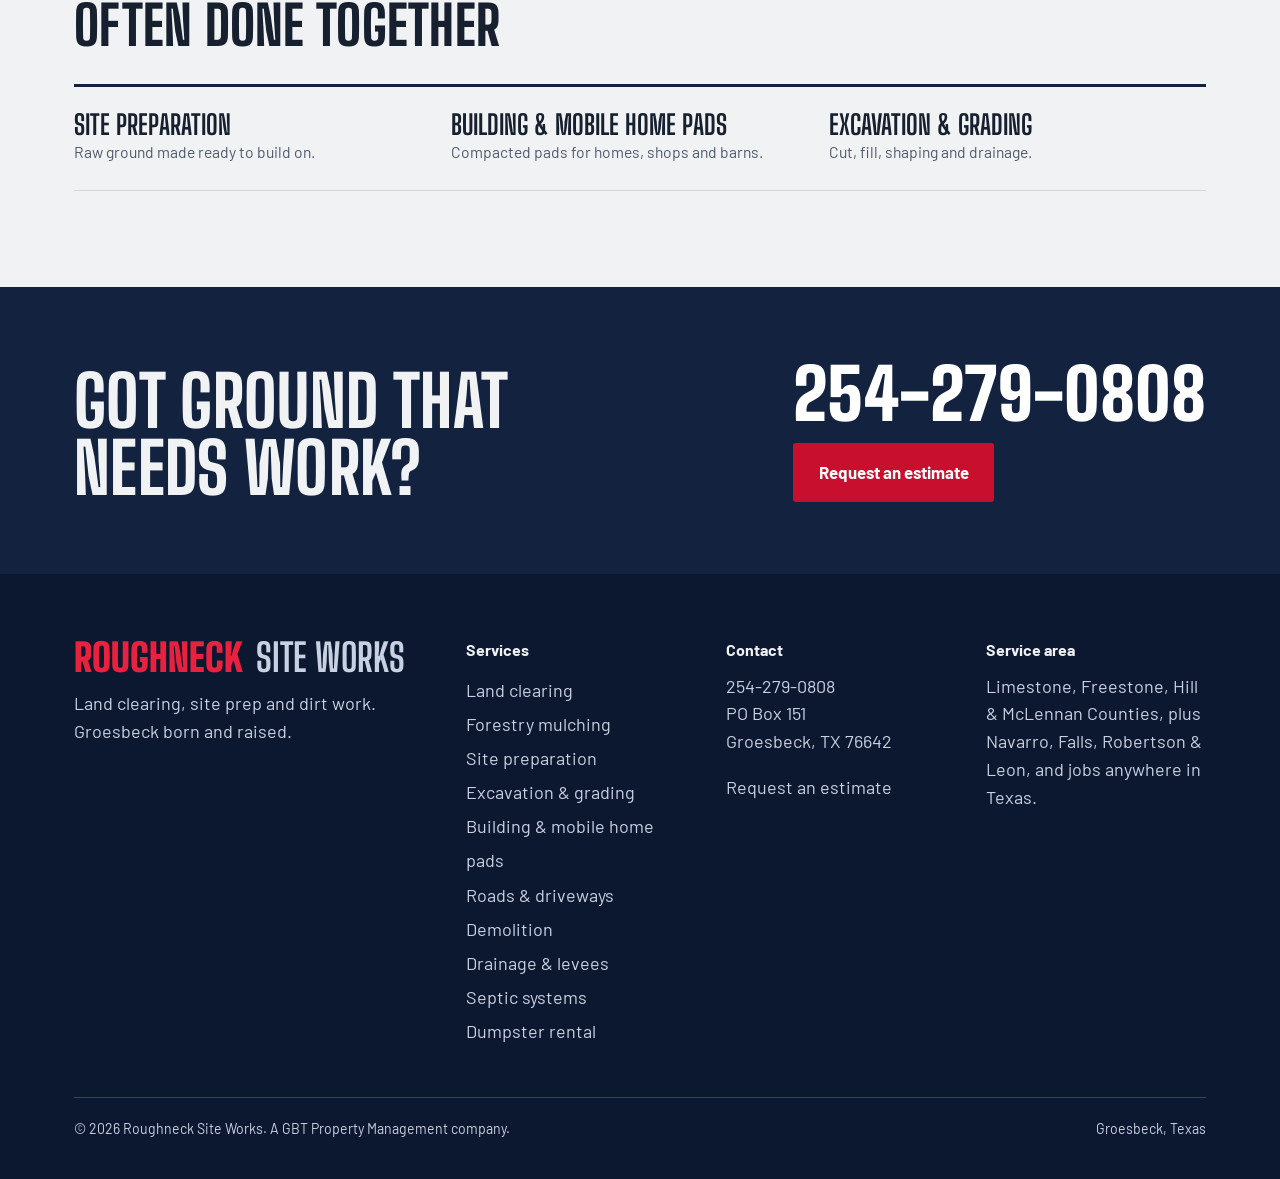
<file: septic.html>
<!doctype html>
<html lang="en">
<head>
<meta charset="utf-8">
<meta name="viewport" content="width=device-width, initial-scale=1">
<title>Septic System Installation in Groesbeck &amp; Central Texas | Roughneck Site Works</title>
<meta name="description" content="New and replacement septic systems in Limestone, Freestone, Hill and McLennan Counties, installed by a TCEQ-licensed installer, with the clearing, pad and dirt work handled by the same crew. Call 254-279-0808.">
<link rel="preconnect" href="https://fonts.googleapis.com"><link rel="preconnect" href="https://fonts.gstatic.com" crossorigin><link href="https://fonts.googleapis.com/css2?family=Big+Shoulders+Display:wght@700;800;900&family=Barlow:ital,wght@0,400;0,500;0,600;0,700;1,400&display=swap" rel="stylesheet">
<link rel="stylesheet" href="/styles.css">
</head>
<body>

<header class="top">
  <div class="wrap">
    <a class="mark" href="/" aria-label="Roughneck Site Works home"><b>Roughneck</b><span>Site Works</span></a>
    <nav class="links" aria-label="Main">
      <details class="dd"><summary>Services</summary><div class="dd-panel"><a href="/land-clearing">Land clearing</a><a href="/forestry-mulching">Forestry mulching</a><a href="/site-preparation">Site preparation</a><a href="/excavation-grading">Excavation &amp; grading</a><a href="/pads">Building &amp; mobile home pads</a><a href="/roads-driveways">Roads &amp; driveways</a><a href="/demolition">Demolition</a><a href="/drainage-levees">Drainage &amp; levees</a><a href="/septic" aria-current="page">Septic systems</a><a href="/dumpster-rental">Dumpster rental</a></div></details>
      <a href="/#projects">Projects</a>
      <a href="/#about">About</a>
      <a href="/#area">Service area</a>
      <a href="/#estimate">Contact</a>
    </nav>
    <a class="call" href="tel:+12542790808">254-279-0808</a>
    <details class="menu"><summary>Menu</summary>
      <div class="menu-panel">
        <a href="/">Home</a>
        <p class="grp">Services</p><div class="sub"><a href="/land-clearing">Land clearing</a><a href="/forestry-mulching">Forestry mulching</a><a href="/site-preparation">Site preparation</a><a href="/excavation-grading">Excavation &amp; grading</a><a href="/pads">Building &amp; mobile home pads</a><a href="/roads-driveways">Roads &amp; driveways</a><a href="/demolition">Demolition</a><a href="/drainage-levees">Drainage &amp; levees</a><a href="/septic">Septic systems</a><a href="/dumpster-rental">Dumpster rental</a></div>
        <a href="/#projects">Projects</a>
        <a href="/#about">About</a>
        <a href="/#area">Service area</a>
        <a href="/#estimate">Request an estimate</a>
        <a href="tel:+12542790808">Call 254-279-0808</a>
      </div>
    </details>
  </div>
</header>
<main>

<section class="p-hero" aria-labelledby="h1">
  <div class="wrap">
    <p class="crumbs"><a href="/">Home</a><span>/</span><a href="/#services">Services</a><span>/</span>Septic systems</p>
    <div class="p-hero-grid">
      <div class="p-hero-copy">
        <h1 id="h1">Septic systems<span class="where">Groesbeck &amp; Central Texas</span></h1>
        <p class="sub">New and replacement septic systems, installed by a licensed installer, with the clearing, pad and dirt work handled by the same crew.</p>
        <div class="ctas">
          <a class="btn btn-flag" href="/#estimate">Request an estimate</a>
          <a class="btn btn-line" href="tel:+12542790808">Call 254-279-0808</a>
        </div>
      </div>
      <!-- PHOTO: replace <div class="ph"></div> with <img src="/photos/septic.jpg" alt="..."> -->
      <figure class="p-photo" style="margin:0"><div class="ph"></div><figcaption class="cap">Photo: Septic install or finished system area</figcaption></figure>
    </div>
  </div>
</section>

<section aria-labelledby="intro-h">
  <div class="wrap p-intro">
    <h2 id="intro-h">Out here, the septic is part of the site.</h2>
    <div class="body"><p>Most rural homesites in Central Texas run on septic, and it has to be planned alongside the pad, the driveway and the drainage. Put the house in the wrong spot and you can end up with nowhere legal to put the system.</p><p>We plan the septic with the rest of the site from day one. Installation is done by a TCEQ-licensed installer, and our crew handles the clearing, access and grading around it, so it&#x27;s one job instead of three.</p></div>
  </div>
</section>

<section style="padding-top:0" aria-labelledby="incl-h">
  <div class="wrap">
    <h2 id="incl-h" style="margin-bottom:40px">What's included</h2>
    <ul class="incl"><li><strong>New system installs</strong><span>For new homes and manufactured homes.</span></li><li><strong>System replacements</strong><span>When an old system fails or a home is replaced.</span></li><li><strong>Permit coordination</strong><span>Working through the county or TCEQ permit process.</span></li><li><strong>Site evaluation</strong><span>Soil and site evaluation set up before design.</span></li><li><strong>Clearing &amp; access</strong><span>The system area cleared and reachable for equipment.</span></li><li><strong>Final grade</strong><span>Ground restored and shaped to drain away from the system.</span></li></ul>
  </div>
</section>

<section class="p-process" aria-labelledby="proc-h">
  <div class="wrap">
    <h2 id="proc-h">How the job goes</h2>
    <ol class="steps" style="--n:5"><li><strong>Call us</strong><span>Where the property is and what&#x27;s going on it.</span></li><li><strong>Site evaluation</strong><span>Soil and site checked to decide what system will work.</span></li><li><strong>Design &amp; permit</strong><span>System designed and permitted before any digging.</span></li><li><strong>Install</strong><span>Installed by the licensed installer, then inspected.</span></li><li><strong>Finish</strong><span>Final grade and cleanup around the system.</span></li></ol>
  </div>
</section>

<section aria-label="Pricing and local notes">
  <div class="wrap two">
    <div>
      <h2 style="font-size:clamp(2.2rem,4.5vw,3.4rem)">What affects the price</h2>
      <p class="lede" style="margin-top:20px">Every property is different, so we price after we've seen it. These are the things that move the number.</p>
      <ul class="factors"><li><b>System type</b><span>Soil and lot size decide which system the site needs.</span></li><li><b>Soil conditions</b><span>Heavy clay and high water tables change the design.</span></li><li><b>Home size</b><span>Bedrooms and water use set the system size.</span></li><li><b>Site work</b><span>Clearing, access and grading around the system.</span></li><li><b>Replacement vs. new</b><span>Removing an old system adds work.</span></li></ul>
    </div>
    <div class="ground">
      <h3>Plan the septic before the pad</h3>
      <p>In Texas, a septic system needs a site evaluation, a design and a permit before installation, and it gets inspected before it&#x27;s covered. Setbacks from wells, property lines, water and the house decide where it can go.</p><p>That&#x27;s why the septic should be planned before the pad goes in. We lay out the house, the drive and the system together so they all fit, and nothing has to be moved later.</p>
    </div>
  </div>
</section>

<!-- FAQ: service-specific questions go here once the research is in. -->

<section class="local-band" aria-label="Local">
  <div class="wrap">
    <p>Groesbeck born and raised. When you call, you're calling a neighbor.</p>
    <a class="btn btn-line" href="/#about">About us</a>
  </div>
</section>

<section aria-labelledby="rel-h">
  <div class="wrap">
    <h2 id="rel-h" style="font-size:clamp(2.2rem,4.5vw,3.4rem);margin-bottom:32px">Often done together</h2>
    <div class="related"><a href="/site-preparation"><strong>Site preparation</strong><span>Raw ground made ready to build on.</span></a><a href="/pads"><strong>Building &amp; mobile home pads</strong><span>Compacted pads for homes, shops and barns.</span></a><a href="/excavation-grading"><strong>Excavation &amp; grading</strong><span>Cut, fill, shaping and drainage.</span></a></div>
  </div>
</section>

<section class="cta-band" aria-label="Request an estimate">
  <div class="wrap">
    <h2>Got ground that needs work?</h2>
    <div>
      <a class="bigphone" href="tel:+12542790808">254-279-0808</a>
      <div class="ctas"><a class="btn btn-flag" href="/#estimate">Request an estimate</a></div>
    </div>
  </div>
</section>
</main>

<footer>
  <div class="wrap">
    <div class="foot">
      <div>
        <a class="mark" href="/"><b>Roughneck</b><span>Site Works</span></a>
        <p style="margin-top:14px;max-width:36ch">Land clearing, site prep and dirt work. Groesbeck born and raised.</p>
      </div>
      <div><h4>Services</h4><ul><li><a href="/land-clearing">Land clearing</a></li><li><a href="/forestry-mulching">Forestry mulching</a></li><li><a href="/site-preparation">Site preparation</a></li><li><a href="/excavation-grading">Excavation &amp; grading</a></li><li><a href="/pads">Building &amp; mobile home pads</a></li><li><a href="/roads-driveways">Roads &amp; driveways</a></li><li><a href="/demolition">Demolition</a></li><li><a href="/drainage-levees">Drainage &amp; levees</a></li><li><a href="/septic">Septic systems</a></li><li><a href="/dumpster-rental">Dumpster rental</a></li></ul></div>
      <div>
        <h4>Contact</h4>
        <p><a href="tel:+12542790808">254-279-0808</a><br>PO Box 151<br>Groesbeck, TX 76642</p>
        <p><a href="/#estimate">Request an estimate</a></p>
      </div>
      <div>
        <h4>Service area</h4>
        <p>Limestone, Freestone, Hill &amp; McLennan Counties, plus Navarro, Falls, Robertson &amp; Leon, and jobs anywhere in Texas.</p>
      </div>
    </div>
    <div class="fine"><span>© <span class="yr">2026</span> Roughneck Site Works. A <a href="https://www.gbtpm.com">GBT Property Management</a> company.</span><span>Groesbeck, Texas</span></div>
  </div>
</footer>
<a class="mobile-call" href="tel:+12542790808">Call 254-279-0808</a>
<script>
document.querySelectorAll('.yr').forEach(n=>n.textContent=new Date().getFullYear());
// close menus when clicking elsewhere or following a link
document.addEventListener('click',ev=>{document.querySelectorAll('details.dd[open],details.menu[open]').forEach(d=>{if(!d.contains(ev.target)||ev.target.closest('a'))d.removeAttribute('open')})});
document.addEventListener('keydown',ev=>{if(ev.key==='Escape')document.querySelectorAll('details[open]').forEach(d=>d.removeAttribute('open'))});
</script>
</body>
</html>
</file>
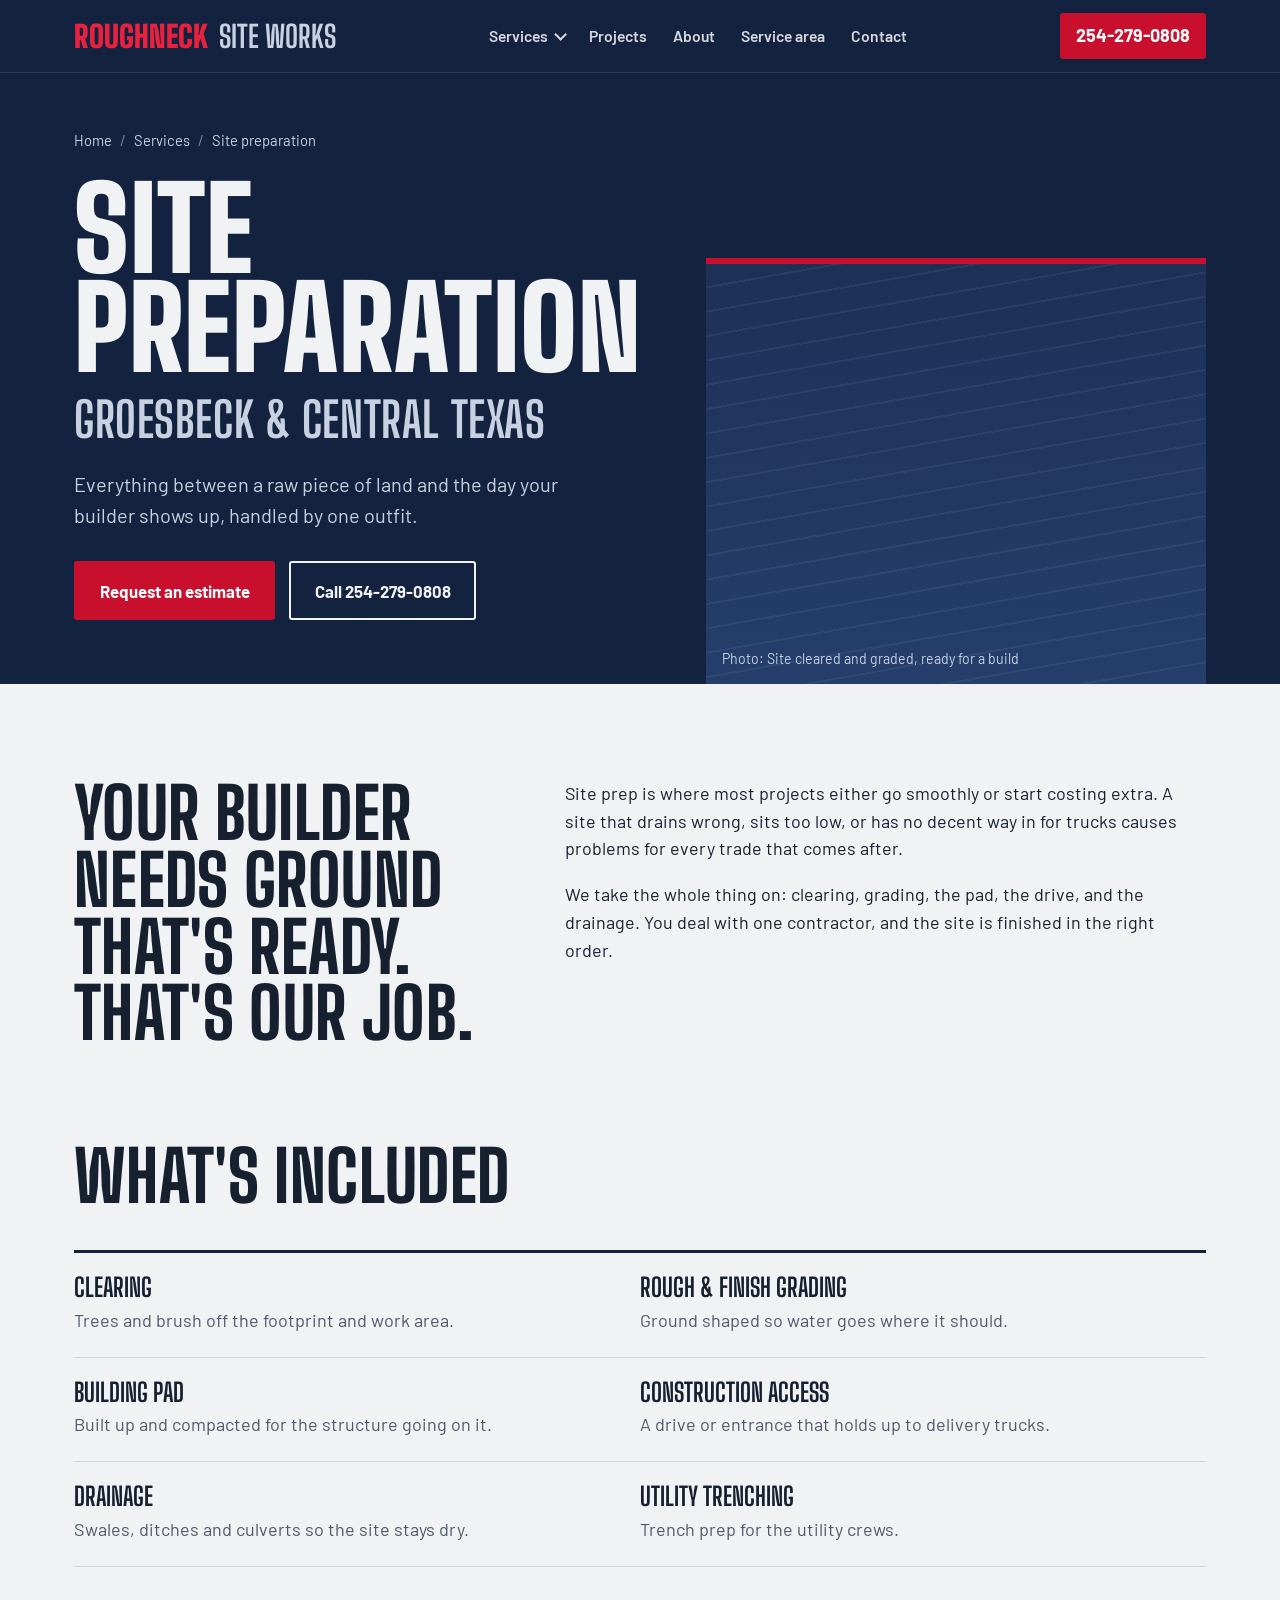
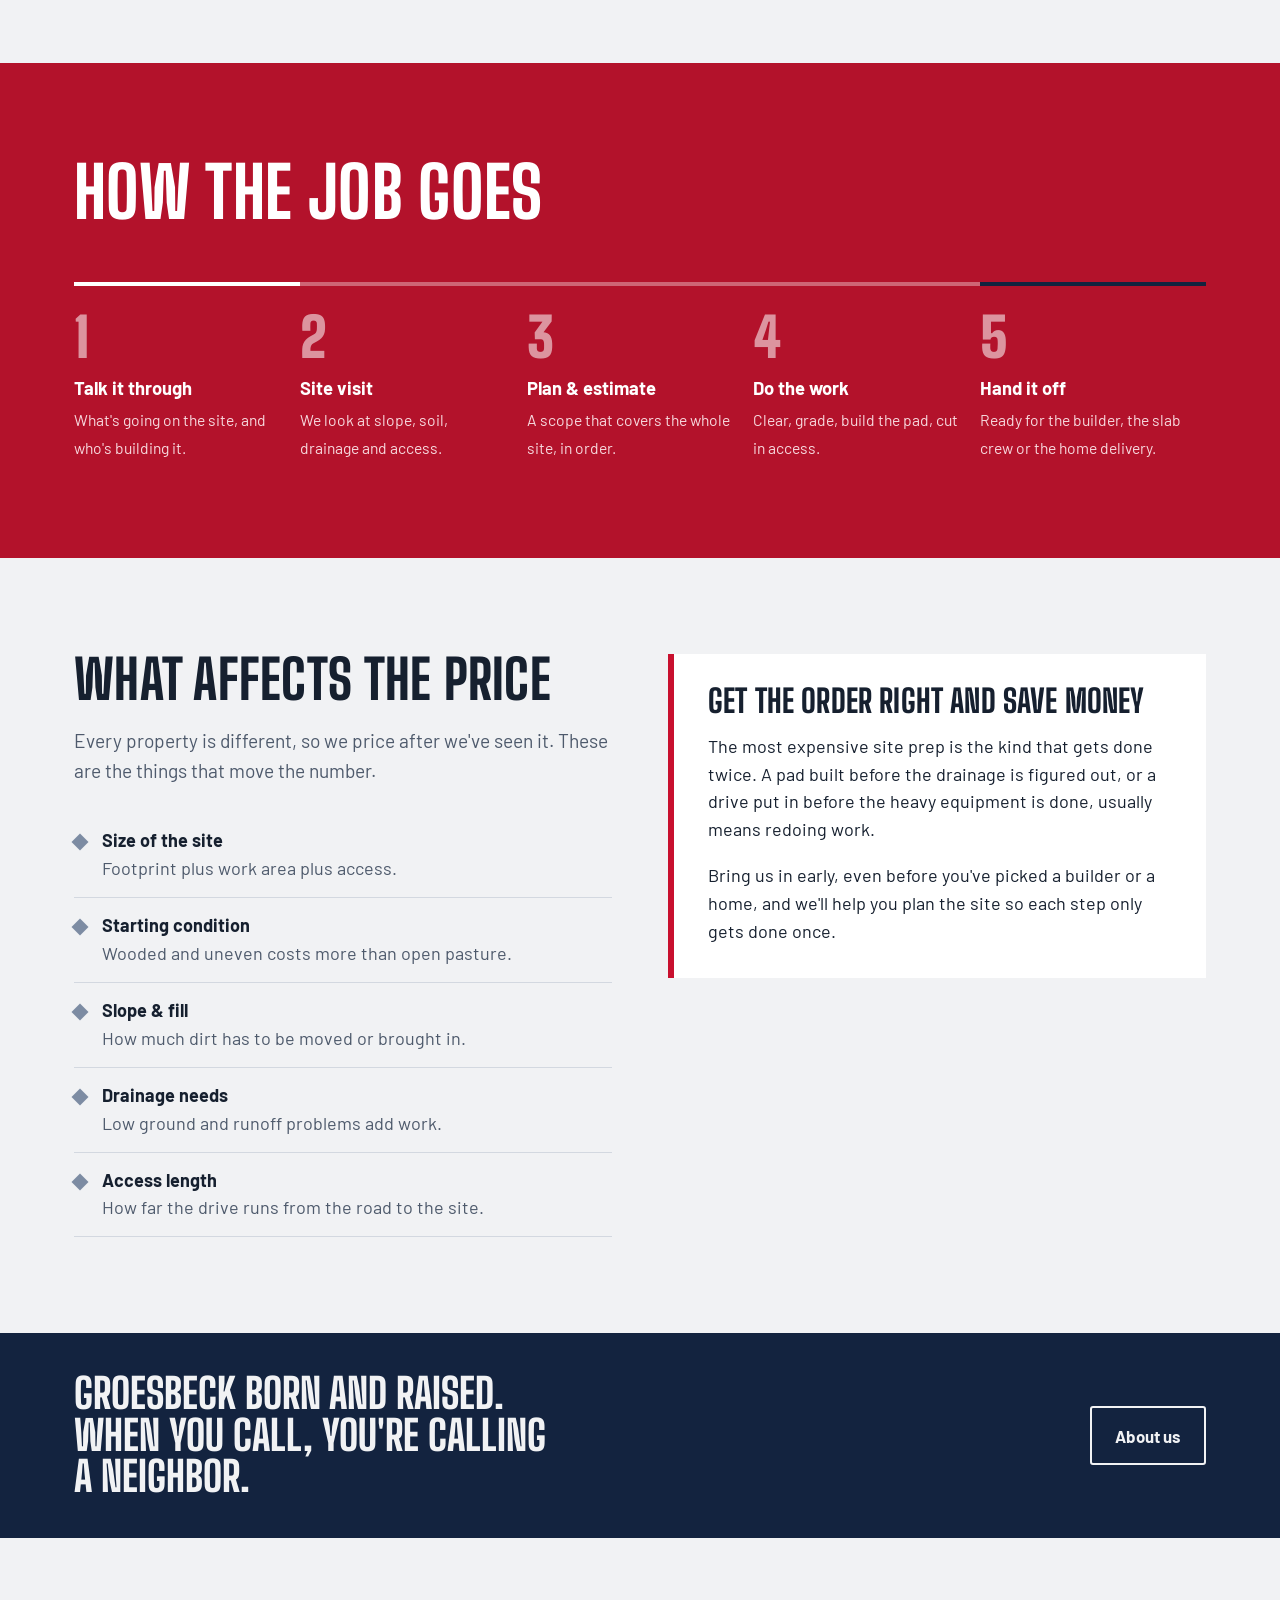
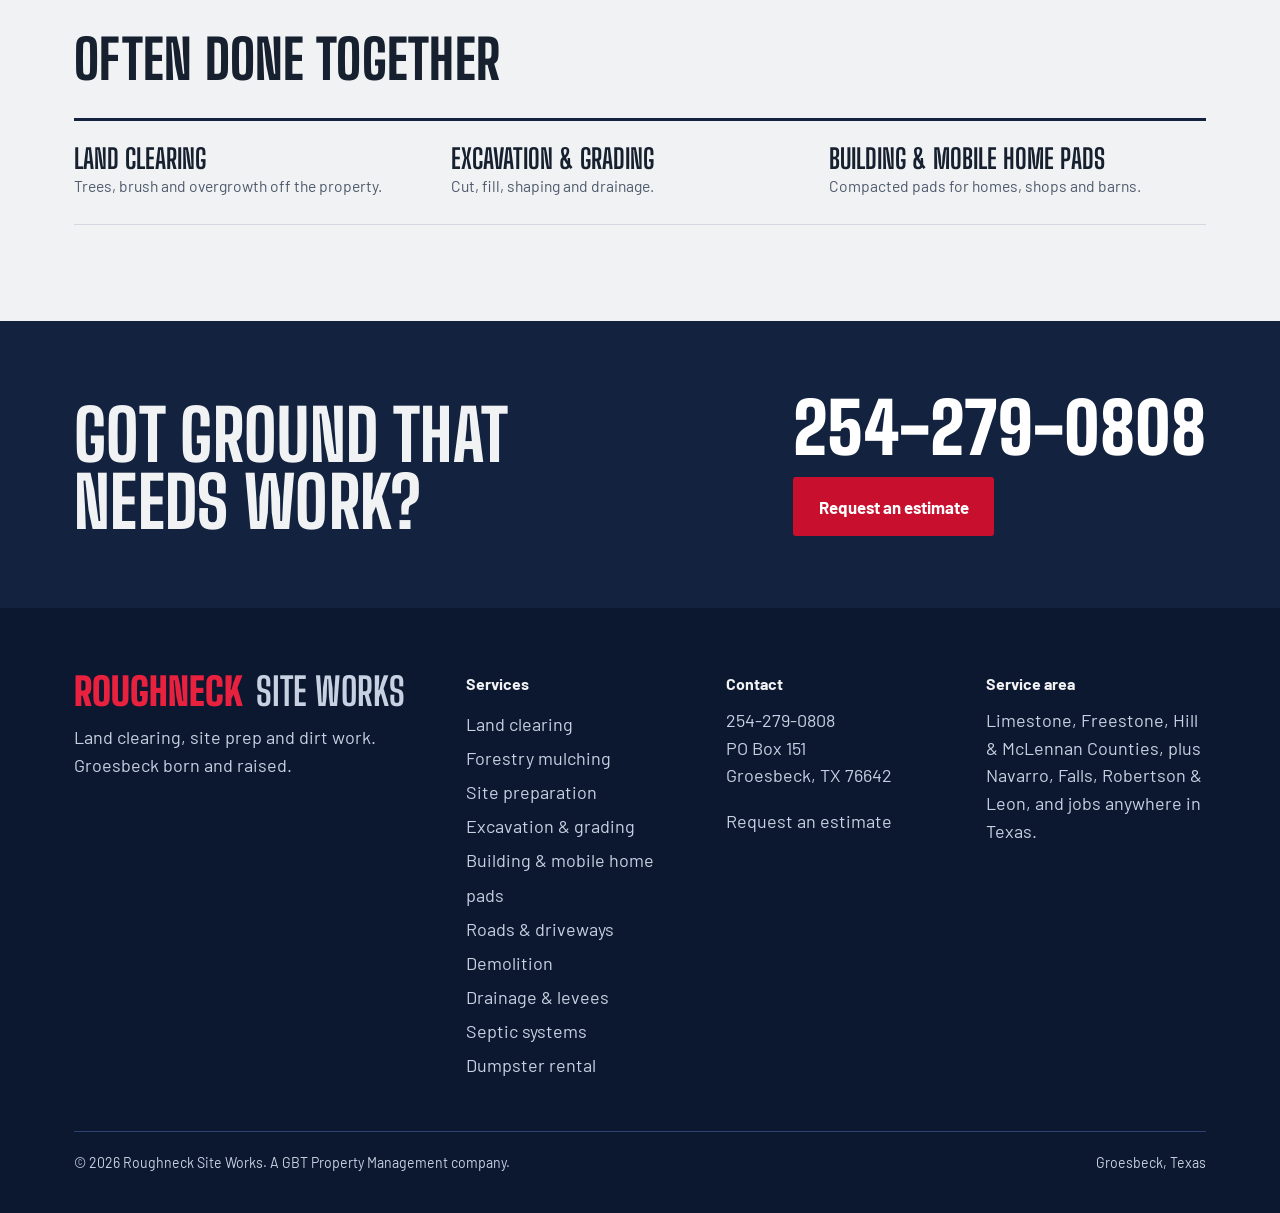
<file: site-preparation.html>
<!doctype html>
<html lang="en">
<head>
<meta charset="utf-8">
<meta name="viewport" content="width=device-width, initial-scale=1">
<title>Site Preparation in Limestone, Freestone, Hill &amp; McLennan Counties | Roughneck Site Works</title>
<meta name="description" content="Complete site prep for homes, shops, barns and commercial buildings in Central Texas: clearing, grading, pads, drainage and access from one contractor. Call 254-279-0808.">
<link rel="preconnect" href="https://fonts.googleapis.com"><link rel="preconnect" href="https://fonts.gstatic.com" crossorigin><link href="https://fonts.googleapis.com/css2?family=Big+Shoulders+Display:wght@700;800;900&family=Barlow:ital,wght@0,400;0,500;0,600;0,700;1,400&display=swap" rel="stylesheet">
<link rel="stylesheet" href="/styles.css">
</head>
<body>

<header class="top">
  <div class="wrap">
    <a class="mark" href="/" aria-label="Roughneck Site Works home"><b>Roughneck</b><span>Site Works</span></a>
    <nav class="links" aria-label="Main">
      <details class="dd"><summary>Services</summary><div class="dd-panel"><a href="/land-clearing">Land clearing</a><a href="/forestry-mulching">Forestry mulching</a><a href="/site-preparation" aria-current="page">Site preparation</a><a href="/excavation-grading">Excavation &amp; grading</a><a href="/pads">Building &amp; mobile home pads</a><a href="/roads-driveways">Roads &amp; driveways</a><a href="/demolition">Demolition</a><a href="/drainage-levees">Drainage &amp; levees</a><a href="/septic">Septic systems</a><a href="/dumpster-rental">Dumpster rental</a></div></details>
      <a href="/#projects">Projects</a>
      <a href="/#about">About</a>
      <a href="/#area">Service area</a>
      <a href="/#estimate">Contact</a>
    </nav>
    <a class="call" href="tel:+12542790808">254-279-0808</a>
    <details class="menu"><summary>Menu</summary>
      <div class="menu-panel">
        <a href="/">Home</a>
        <p class="grp">Services</p><div class="sub"><a href="/land-clearing">Land clearing</a><a href="/forestry-mulching">Forestry mulching</a><a href="/site-preparation">Site preparation</a><a href="/excavation-grading">Excavation &amp; grading</a><a href="/pads">Building &amp; mobile home pads</a><a href="/roads-driveways">Roads &amp; driveways</a><a href="/demolition">Demolition</a><a href="/drainage-levees">Drainage &amp; levees</a><a href="/septic">Septic systems</a><a href="/dumpster-rental">Dumpster rental</a></div>
        <a href="/#projects">Projects</a>
        <a href="/#about">About</a>
        <a href="/#area">Service area</a>
        <a href="/#estimate">Request an estimate</a>
        <a href="tel:+12542790808">Call 254-279-0808</a>
      </div>
    </details>
  </div>
</header>
<main>

<section class="p-hero" aria-labelledby="h1">
  <div class="wrap">
    <p class="crumbs"><a href="/">Home</a><span>/</span><a href="/#services">Services</a><span>/</span>Site preparation</p>
    <div class="p-hero-grid">
      <div class="p-hero-copy">
        <h1 id="h1">Site preparation<span class="where">Groesbeck &amp; Central Texas</span></h1>
        <p class="sub">Everything between a raw piece of land and the day your builder shows up, handled by one outfit.</p>
        <div class="ctas">
          <a class="btn btn-flag" href="/#estimate">Request an estimate</a>
          <a class="btn btn-line" href="tel:+12542790808">Call 254-279-0808</a>
        </div>
      </div>
      <!-- PHOTO: replace <div class="ph"></div> with <img src="/photos/site-preparation.jpg" alt="..."> -->
      <figure class="p-photo" style="margin:0"><div class="ph"></div><figcaption class="cap">Photo: Site cleared and graded, ready for a build</figcaption></figure>
    </div>
  </div>
</section>

<section aria-labelledby="intro-h">
  <div class="wrap p-intro">
    <h2 id="intro-h">Your builder needs ground that&#x27;s ready. That&#x27;s our job.</h2>
    <div class="body"><p>Site prep is where most projects either go smoothly or start costing extra. A site that drains wrong, sits too low, or has no decent way in for trucks causes problems for every trade that comes after.</p><p>We take the whole thing on: clearing, grading, the pad, the drive, and the drainage. You deal with one contractor, and the site is finished in the right order.</p></div>
  </div>
</section>

<section style="padding-top:0" aria-labelledby="incl-h">
  <div class="wrap">
    <h2 id="incl-h" style="margin-bottom:40px">What's included</h2>
    <ul class="incl"><li><strong>Clearing</strong><span>Trees and brush off the footprint and work area.</span></li><li><strong>Rough &amp; finish grading</strong><span>Ground shaped so water goes where it should.</span></li><li><strong>Building pad</strong><span>Built up and compacted for the structure going on it.</span></li><li><strong>Construction access</strong><span>A drive or entrance that holds up to delivery trucks.</span></li><li><strong>Drainage</strong><span>Swales, ditches and culverts so the site stays dry.</span></li><li><strong>Utility trenching</strong><span>Trench prep for the utility crews.</span></li></ul>
  </div>
</section>

<section class="p-process" aria-labelledby="proc-h">
  <div class="wrap">
    <h2 id="proc-h">How the job goes</h2>
    <ol class="steps" style="--n:5"><li><strong>Talk it through</strong><span>What&#x27;s going on the site, and who&#x27;s building it.</span></li><li><strong>Site visit</strong><span>We look at slope, soil, drainage and access.</span></li><li><strong>Plan &amp; estimate</strong><span>A scope that covers the whole site, in order.</span></li><li><strong>Do the work</strong><span>Clear, grade, build the pad, cut in access.</span></li><li><strong>Hand it off</strong><span>Ready for the builder, the slab crew or the home delivery.</span></li></ol>
  </div>
</section>

<section aria-label="Pricing and local notes">
  <div class="wrap two">
    <div>
      <h2 style="font-size:clamp(2.2rem,4.5vw,3.4rem)">What affects the price</h2>
      <p class="lede" style="margin-top:20px">Every property is different, so we price after we've seen it. These are the things that move the number.</p>
      <ul class="factors"><li><b>Size of the site</b><span>Footprint plus work area plus access.</span></li><li><b>Starting condition</b><span>Wooded and uneven costs more than open pasture.</span></li><li><b>Slope &amp; fill</b><span>How much dirt has to be moved or brought in.</span></li><li><b>Drainage needs</b><span>Low ground and runoff problems add work.</span></li><li><b>Access length</b><span>How far the drive runs from the road to the site.</span></li></ul>
    </div>
    <div class="ground">
      <h3>Get the order right and save money</h3>
      <p>The most expensive site prep is the kind that gets done twice. A pad built before the drainage is figured out, or a drive put in before the heavy equipment is done, usually means redoing work.</p><p>Bring us in early, even before you&#x27;ve picked a builder or a home, and we&#x27;ll help you plan the site so each step only gets done once.</p>
    </div>
  </div>
</section>

<!-- FAQ: service-specific questions go here once the research is in. -->

<section class="local-band" aria-label="Local">
  <div class="wrap">
    <p>Groesbeck born and raised. When you call, you're calling a neighbor.</p>
    <a class="btn btn-line" href="/#about">About us</a>
  </div>
</section>

<section aria-labelledby="rel-h">
  <div class="wrap">
    <h2 id="rel-h" style="font-size:clamp(2.2rem,4.5vw,3.4rem);margin-bottom:32px">Often done together</h2>
    <div class="related"><a href="/land-clearing"><strong>Land clearing</strong><span>Trees, brush and overgrowth off the property.</span></a><a href="/excavation-grading"><strong>Excavation &amp; grading</strong><span>Cut, fill, shaping and drainage.</span></a><a href="/pads"><strong>Building &amp; mobile home pads</strong><span>Compacted pads for homes, shops and barns.</span></a></div>
  </div>
</section>

<section class="cta-band" aria-label="Request an estimate">
  <div class="wrap">
    <h2>Got ground that needs work?</h2>
    <div>
      <a class="bigphone" href="tel:+12542790808">254-279-0808</a>
      <div class="ctas"><a class="btn btn-flag" href="/#estimate">Request an estimate</a></div>
    </div>
  </div>
</section>
</main>

<footer>
  <div class="wrap">
    <div class="foot">
      <div>
        <a class="mark" href="/"><b>Roughneck</b><span>Site Works</span></a>
        <p style="margin-top:14px;max-width:36ch">Land clearing, site prep and dirt work. Groesbeck born and raised.</p>
      </div>
      <div><h4>Services</h4><ul><li><a href="/land-clearing">Land clearing</a></li><li><a href="/forestry-mulching">Forestry mulching</a></li><li><a href="/site-preparation">Site preparation</a></li><li><a href="/excavation-grading">Excavation &amp; grading</a></li><li><a href="/pads">Building &amp; mobile home pads</a></li><li><a href="/roads-driveways">Roads &amp; driveways</a></li><li><a href="/demolition">Demolition</a></li><li><a href="/drainage-levees">Drainage &amp; levees</a></li><li><a href="/septic">Septic systems</a></li><li><a href="/dumpster-rental">Dumpster rental</a></li></ul></div>
      <div>
        <h4>Contact</h4>
        <p><a href="tel:+12542790808">254-279-0808</a><br>PO Box 151<br>Groesbeck, TX 76642</p>
        <p><a href="/#estimate">Request an estimate</a></p>
      </div>
      <div>
        <h4>Service area</h4>
        <p>Limestone, Freestone, Hill &amp; McLennan Counties, plus Navarro, Falls, Robertson &amp; Leon, and jobs anywhere in Texas.</p>
      </div>
    </div>
    <div class="fine"><span>© <span class="yr">2026</span> Roughneck Site Works. A <a href="https://www.gbtpm.com">GBT Property Management</a> company.</span><span>Groesbeck, Texas</span></div>
  </div>
</footer>
<a class="mobile-call" href="tel:+12542790808">Call 254-279-0808</a>
<script>
document.querySelectorAll('.yr').forEach(n=>n.textContent=new Date().getFullYear());
// close menus when clicking elsewhere or following a link
document.addEventListener('click',ev=>{document.querySelectorAll('details.dd[open],details.menu[open]').forEach(d=>{if(!d.contains(ev.target)||ev.target.closest('a'))d.removeAttribute('open')})});
document.addEventListener('keydown',ev=>{if(ev.key==='Escape')document.querySelectorAll('details[open]').forEach(d=>d.removeAttribute('open'))});
</script>
</body>
</html>
</file>
<file: styles.css>
:root{
  --limestone:#F1F2F4;
  --stone:#D3D8E0;
  --loam:#13233F;
  --loam-2:#1D3157;
  --clay:#B3122B;
  --sand:#7D8CA3;
  --caliche:#C7D1E1;
  --flag:#C8102E;      /* flag red */
  --ink:#16202F;
  --muted:#4E5A6C;
  --wrap:1180px;
  --display:"Big Shoulders Display","Arial Narrow",Impact,sans-serif;
}
*{box-sizing:border-box}
html{scroll-behavior:smooth}
@media (prefers-reduced-motion:reduce){html{scroll-behavior:auto}}
body{margin:0;background:var(--limestone);color:var(--ink);font-family:Barlow,system-ui,sans-serif;font-size:18px;line-height:1.55}
img{max-width:100%;display:block}
a{color:inherit}
:focus-visible{outline:3px solid #E8213F;outline-offset:3px}
.wrap{max-width:var(--wrap);margin:0 auto;padding:0 24px}
h1,h2,h3{font-family:var(--display);font-weight:800;line-height:.95;margin:0;letter-spacing:.005em}
h2{font-size:clamp(2.6rem,6vw,4.4rem);text-transform:uppercase}
h3{font-size:1.9rem;text-transform:uppercase}
p{margin:0 0 1em}
.lede{font-size:1.2rem;max-width:62ch;color:var(--muted)}
section{padding:96px 0}
@media (max-width:700px){section{padding:68px 0}}

/* buttons */
.btn{display:inline-flex;align-items:center;gap:.6em;font-weight:700;font-size:1.05rem;text-decoration:none;padding:.85em 1.4em;border:2px solid currentColor;border-radius:3px}
.btn-flag{background:var(--flag);border-color:var(--flag);color:#fff}
.btn-flag:hover{background:#A90D26;border-color:#A90D26}
.btn-line{color:var(--limestone)}
.btn-line:hover{background:rgba(255,255,255,.08)}
.btn-dark{color:var(--ink)}
.btn-dark:hover{background:rgba(0,0,0,.05)}
.ctas{display:flex;flex-wrap:wrap;gap:14px}

/* header */
header.top{background:var(--loam);color:var(--limestone);position:sticky;top:0;z-index:30;border-bottom:1px solid #26395E}
header.top .wrap{display:flex;align-items:center;justify-content:space-between;gap:20px;height:72px}
.mark{display:flex;align-items:baseline;gap:.35em;text-decoration:none;font-family:var(--display);font-weight:900;font-size:1.9rem;text-transform:uppercase;line-height:1}
.mark b{color:#E8213F;font-weight:900}
.mark span{font-weight:700;color:var(--caliche)}
nav.links{display:flex;align-items:center;gap:26px;font-weight:600;font-size:.98rem}
nav.links > a,nav.links summary{text-decoration:none;opacity:.88;cursor:pointer}
nav.links > a:hover,nav.links summary:hover{opacity:1;text-decoration:underline;text-underline-offset:5px}
nav.links a[aria-current="page"]{opacity:1;text-decoration:underline;text-decoration-color:var(--flag);text-underline-offset:5px;text-decoration-thickness:2px}
.dd{position:relative}
.dd summary{list-style:none;display:flex;align-items:center;gap:6px}
.dd summary::-webkit-details-marker{display:none}
.dd summary::after{content:"";width:7px;height:7px;border-right:2px solid currentColor;border-bottom:2px solid currentColor;transform:rotate(45deg) translateY(-3px)}
.dd[open] summary::after{transform:rotate(-135deg) translateY(-1px)}
.dd-panel{position:absolute;top:calc(100% + 22px);left:-24px;background:var(--loam);border:1px solid #2D4370;border-top:3px solid var(--flag);min-width:280px;padding:10px 0;box-shadow:0 18px 40px rgba(0,0,0,.35)}
.dd-panel a{display:block;padding:9px 24px;text-decoration:none;color:var(--caliche)}
.dd-panel a:hover,.dd-panel a[aria-current="page"]{background:var(--loam-2);color:var(--limestone)}
.call{font-weight:700;text-decoration:none;white-space:nowrap;background:var(--flag);color:#fff;padding:.5em .9em;border-radius:3px}

/* mobile menu */
.menu{display:none}
@media (max-width:960px){
  nav.links{display:none}
  .menu{display:block}
  .menu summary{list-style:none;cursor:pointer;font-weight:700;padding:.45em .8em;border:2px solid var(--caliche);border-radius:3px;color:var(--limestone)}
  .menu summary::-webkit-details-marker{display:none}
  .menu[open] summary{background:var(--limestone);color:var(--loam)}
  .menu-panel{position:fixed;left:0;right:0;top:72px;bottom:0;overflow:auto;background:var(--loam);padding:20px 24px 100px;border-top:3px solid var(--flag)}
  .menu-panel a{display:block;text-decoration:none;padding:12px 0;border-bottom:1px solid #26395E;font-weight:600;font-size:1.1rem}
  .menu-panel .grp{color:var(--caliche);font-size:.92rem;margin:22px 0 4px}
  .menu-panel .sub a{padding-left:14px;font-weight:500;color:var(--caliche)}
}

/* hero (home) */
.hero{background:var(--loam);color:var(--limestone);position:relative;overflow:hidden;padding:0}
.hero-copy{padding:80px 24px 40px;max-width:var(--wrap);margin:0 auto;position:relative;z-index:2}
.hero h1{font-size:clamp(4rem,13vw,10.5rem);text-transform:uppercase;font-weight:900;line-height:.86;max-width:10ch}
.hero .sub{font-size:clamp(1.15rem,2.2vw,1.45rem);font-weight:500;max-width:34ch;margin:28px 0 32px;color:var(--caliche)}
.strata{display:block;width:100%;height:auto;margin-top:-30px}
.strata-key{display:flex;flex-wrap:wrap;gap:6px 28px;font-size:.92rem;color:var(--caliche);padding:18px 24px 26px;max-width:var(--wrap);margin:0 auto}
.strata-key i{display:inline-block;width:12px;height:12px;border-radius:2px;margin-right:8px;vertical-align:-1px}

/* services list (home) */
.services-head{display:grid;grid-template-columns:1fr 1fr;gap:40px;align-items:end;margin-bottom:56px}
@media (max-width:800px){.services-head{grid-template-columns:1fr}}
.svc-list{border-top:3px solid var(--loam)}
.svc{display:grid;grid-template-columns:minmax(220px,1fr) 2fr auto;gap:12px 48px;padding:28px 0;border-bottom:1px solid var(--stone);text-decoration:none;align-items:baseline}
.svc h3{font-size:2.1rem}
.svc p{margin:0;max-width:60ch}
.svc .more{font-weight:700;font-size:.95rem;white-space:nowrap;color:var(--clay);text-decoration:underline;text-underline-offset:4px}
a.svc:hover h3{color:var(--clay)}
a.svc:hover .more{color:var(--flag)}
@media (max-width:700px){.svc{grid-template-columns:1fr}}

/* whole site sequence */
.whole{background:var(--clay);color:#fff}
.whole .lede{color:#F7D9DE}
.steps{list-style:none;margin:56px 0 0;padding:0;display:grid;grid-template-columns:repeat(5,1fr);counter-reset:s}
.steps li{counter-increment:s;padding:24px 20px 0 0;border-top:4px solid rgba(255,255,255,.35)}
.steps li:first-child{border-top-color:#fff}
.steps li:last-child{border-top-color:var(--loam)}
.steps li::before{content:counter(s);font-family:var(--display);font-weight:900;font-size:3.4rem;line-height:1;display:block;margin-bottom:10px;opacity:.55}
.steps strong{display:block;font-size:1.15rem;margin-bottom:4px}
.steps span{font-size:.98rem;color:#F7D9DE}
@media (max-width:900px){.steps{grid-template-columns:1fr 1fr;gap:28px}}
@media (max-width:520px){.steps{grid-template-columns:1fr}}

/* local section */
.local{background:var(--caliche)}
.local-grid{display:grid;grid-template-columns:1.4fr 1fr;gap:64px;align-items:center}
@media (max-width:860px){.local-grid{grid-template-columns:1fr;gap:40px}}
.local h2{font-size:clamp(3rem,8vw,6rem);line-height:.88}
.local .lede{color:var(--ink);margin-top:28px}
.benchmark{width:100%;max-width:380px;margin:0 auto;display:block}
.local-band{background:var(--loam);color:var(--caliche);padding:40px 0}
.local-band .wrap{display:flex;flex-wrap:wrap;gap:20px 48px;align-items:center;justify-content:space-between}
.local-band p{margin:0;font-family:var(--display);font-weight:800;font-size:clamp(1.8rem,3.5vw,2.6rem);text-transform:uppercase;line-height:1;color:var(--limestone);max-width:24ch}

/* manufactured homes */
.mh{display:grid;grid-template-columns:1.1fr 1fr;gap:64px;align-items:start}
@media (max-width:860px){.mh{grid-template-columns:1fr;gap:36px}}
.mh .tag{font-family:var(--display);font-weight:800;font-size:clamp(2rem,4vw,3rem);line-height:1;color:var(--clay);margin:24px 0 20px;text-transform:uppercase}
.check{list-style:none;margin:0;columns:2;column-gap:28px;background:#fff;border-left:6px solid var(--flag);padding:28px 32px}
.check li{break-inside:avoid;padding:9px 0 9px 30px;position:relative;font-weight:600}
.check li::before{content:"";position:absolute;left:0;top:15px;width:16px;height:9px;border-left:3px solid var(--clay);border-bottom:3px solid var(--clay);transform:rotate(-45deg)}
@media (max-width:480px){.check{columns:1}}

/* projects / gallery */
.projects{background:var(--loam);color:var(--limestone)}
.projects .lede{color:var(--caliche)}
.gallery{display:grid;grid-template-columns:repeat(6,1fr);grid-auto-rows:200px;gap:10px;margin-top:48px}
.gallery figure{margin:0;position:relative;overflow:hidden;background:var(--loam-2);border-radius:2px}
.gallery figure:nth-child(1){grid-column:span 4;grid-row:span 2}
.gallery figure:nth-child(n+2){grid-column:span 2}
.gallery img{width:100%;height:100%;object-fit:cover}
.ph{position:absolute;inset:0;background:
    repeating-linear-gradient(170deg,transparent 0 22px,rgba(199,209,225,.07) 22px 24px),
    linear-gradient(180deg,var(--loam-2),#253E6B)}
.gallery figcaption{position:absolute;left:0;bottom:0;padding:12px 16px;font-weight:600;font-size:.95rem;background:linear-gradient(transparent,rgba(0,0,0,.6));width:100%;color:var(--limestone)}
@media (max-width:760px){.gallery{grid-template-columns:1fr 1fr;grid-auto-rows:160px}.gallery figure:nth-child(n){grid-column:span 1;grid-row:span 1}.gallery figure:nth-child(1){grid-column:span 2;grid-row:span 2}}

/* area */
.area{display:grid;grid-template-columns:1fr 1fr;gap:64px}
@media (max-width:860px){.area{grid-template-columns:1fr;gap:32px}}
.counties{list-style:none;margin:0;padding:0}
.counties li{font-family:var(--display);font-weight:900;font-size:clamp(2.6rem,6vw,4.2rem);line-height:1;text-transform:uppercase;padding:10px 0;border-bottom:3px solid var(--loam)}
.counties li small{display:block;font-family:Barlow,sans-serif;font-weight:500;font-size:1rem;text-transform:none;color:var(--muted);margin-top:4px}
.towns{font-weight:600;margin:24px 0}
.beyond{background:var(--caliche);padding:20px 24px;border-radius:2px}

/* estimate */
.estimate{background:#fff}
.est-grid{display:grid;grid-template-columns:1fr 1.3fr;gap:64px}
@media (max-width:900px){.est-grid{grid-template-columns:1fr;gap:40px}}
.bigphone{display:block;font-family:var(--display);font-weight:900;font-size:clamp(2.8rem,5.5vw,4.4rem);white-space:nowrap;line-height:1;text-decoration:none;color:var(--clay);margin:24px 0 8px}
.bigphone:hover{color:var(--flag)}
form{display:grid;grid-template-columns:1fr 1fr;gap:18px 20px}
.full{grid-column:1/-1}
@media (max-width:560px){form{grid-template-columns:1fr}}
label{display:block;font-weight:600;font-size:.95rem;margin-bottom:6px}
input,select,textarea{width:100%;font:inherit;font-size:1rem;padding:.75em .85em;border:2px solid var(--stone);border-radius:3px;background:var(--limestone);color:var(--ink)}
input:focus,select:focus,textarea:focus{border-color:var(--loam);outline:none;box-shadow:0 0 0 3px rgba(200,16,46,.3)}
textarea{min-height:130px;resize:vertical}
form .btn{justify-content:center;cursor:pointer;font-family:inherit}
.note{font-size:.93rem;color:var(--muted);margin:0}

/* ===== service pages ===== */
.p-hero{background:var(--loam);color:var(--limestone);padding:56px 0 0;overflow:hidden}
.crumbs{font-size:.92rem;color:var(--caliche);margin-bottom:28px}
.crumbs a{text-decoration:none}
.crumbs a:hover{text-decoration:underline}
.crumbs span{opacity:.6;margin:0 8px}
.p-hero-grid{display:grid;grid-template-columns:1.15fr 1fr;gap:56px;align-items:end}
@media (max-width:900px){.p-hero-grid{grid-template-columns:1fr;gap:36px}}
.p-hero h1{font-size:clamp(3.4rem,9vw,7.2rem);text-transform:uppercase;font-weight:900;line-height:.86}
.p-hero .where{display:block;font-size:.42em;color:var(--caliche);font-weight:700;margin-top:.35em;line-height:1}
.p-hero .sub{font-size:1.25rem;color:var(--caliche);max-width:44ch;margin:26px 0 30px}
.p-hero-copy{padding-bottom:64px}
.p-photo{position:relative;aspect-ratio:4/3.4;background:var(--loam-2);border-top:6px solid var(--flag)}
.p-photo img{width:100%;height:100%;object-fit:cover}
.p-photo .cap{position:absolute;left:16px;bottom:14px;font-size:.88rem;color:var(--caliche)}

.p-intro{display:grid;grid-template-columns:1fr 1.5fr;gap:64px}
@media (max-width:860px){.p-intro{grid-template-columns:1fr;gap:24px}}
.p-intro .body p{font-size:1.12rem;max-width:62ch}

.incl{list-style:none;margin:0;padding:0;display:grid;grid-template-columns:1fr 1fr;border-top:3px solid var(--loam)}
.incl li{padding:22px 24px 22px 0;border-bottom:1px solid var(--stone)}
.incl li:nth-child(odd){padding-right:40px}
.incl strong{display:block;font-family:var(--display);font-size:1.6rem;text-transform:uppercase;line-height:1;margin-bottom:6px}
.incl span{color:var(--muted)}
@media (max-width:700px){.incl{grid-template-columns:1fr}}

.p-process{background:var(--clay);color:#fff}
.p-process .lede{color:#F7D9DE}
.p-process .steps{grid-template-columns:repeat(var(--n,5),1fr)}
@media (max-width:900px){.p-process .steps{grid-template-columns:1fr 1fr}}
@media (max-width:520px){.p-process .steps{grid-template-columns:1fr}}

.two{display:grid;grid-template-columns:1fr 1fr;gap:56px}
@media (max-width:860px){.two{grid-template-columns:1fr;gap:48px}}
.factors{list-style:none;margin:28px 0 0;padding:0}
.factors li{padding:14px 0 14px 28px;border-bottom:1px solid var(--stone);position:relative}
.factors li::before{content:"";position:absolute;left:0;top:23px;width:12px;height:12px;background:var(--sand);transform:rotate(45deg)}
.factors b{display:block}
.factors span{color:var(--muted)}
.ground{align-self:start;background:#fff;border-left:6px solid var(--flag);padding:32px 34px}
.ground h3{font-size:2rem;margin-bottom:16px}
.ground p:last-child{margin-bottom:0}

.related{border-top:3px solid var(--loam);display:grid;grid-template-columns:repeat(3,1fr)}
.related a{display:block;padding:24px 24px 24px 0;text-decoration:none;border-bottom:1px solid var(--stone)}
.related strong{display:block;font-family:var(--display);font-size:1.7rem;text-transform:uppercase;line-height:1}
.related span{color:var(--muted);font-size:.98rem}
.related a:hover strong{color:var(--clay)}
@media (max-width:760px){.related{grid-template-columns:1fr}}

.cta-band{background:var(--loam);color:var(--limestone);padding:72px 0}
.cta-band .wrap{display:flex;flex-wrap:wrap;gap:32px;align-items:end;justify-content:space-between}
.cta-band h2{max-width:14ch}
.cta-band .bigphone{color:#fff;margin:0 0 14px}
.cta-band .bigphone:hover{color:#F7D9DE}

/* footer */
footer{background:#0C1730;color:var(--caliche);padding:64px 0 40px}
.foot{display:grid;grid-template-columns:1.6fr 1fr 1fr 1fr;gap:40px}
@media (max-width:900px){.foot{grid-template-columns:1fr 1fr}}
@media (max-width:520px){.foot{grid-template-columns:1fr}}
footer .mark{font-size:2.4rem;color:var(--limestone)}
footer a{text-decoration:none}
footer a:hover{text-decoration:underline}
footer h4{font-family:Barlow,sans-serif;font-size:1rem;color:var(--limestone);margin:0 0 10px}
footer ul{list-style:none;margin:0;padding:0;line-height:1.9}
.fine{border-top:1px solid #2D4370;margin-top:48px;padding-top:20px;font-size:.88rem;display:flex;flex-wrap:wrap;justify-content:space-between;gap:12px}

/* sticky mobile call bar */
.mobile-call{display:none}
@media (max-width:700px){
  .mobile-call{display:flex;position:fixed;left:0;right:0;bottom:0;z-index:20;background:var(--flag);color:#fff;font-weight:700;justify-content:center;padding:15px;text-decoration:none;font-size:1.1rem}
  body{padding-bottom:56px}
  header.top .call{display:none}
}
.counties li.ring{font-family:Barlow,sans-serif;font-size:1.15rem;font-weight:600;text-transform:none;color:var(--muted);border-bottom:0;padding-top:18px}
@media (max-width:440px){header.top .mark{font-size:1.45rem}}
.mark{flex-wrap:wrap;row-gap:0}
header.top .mark{flex-wrap:nowrap;white-space:nowrap}
@media (max-width:440px){header.top .mark{font-size:1.3rem}}
.mh > *,.foot > *{min-width:0}
@media (max-width:520px){footer .mark{font-size:2rem}}
@media (max-width:440px){header.top .mark{font-size:1.12rem;gap:.25em}header.top .wrap{gap:10px;padding:0 16px}.menu summary{padding:.4em .65em}}
@media (max-width:370px){header.top .mark{font-size:1rem}}
.two > *,.p-intro > *,.p-hero-grid > *,.est-grid > *,.area > *,.local-grid > *{min-width:0}

.local h2{font-size:clamp(2.6rem,7vw,5.4rem)}
@media (max-width:400px){.local h2,.hero h1{font-size:2.5rem}.p-hero h1{font-size:2.8rem}}
html,body{overflow-x:clip}
</file>
